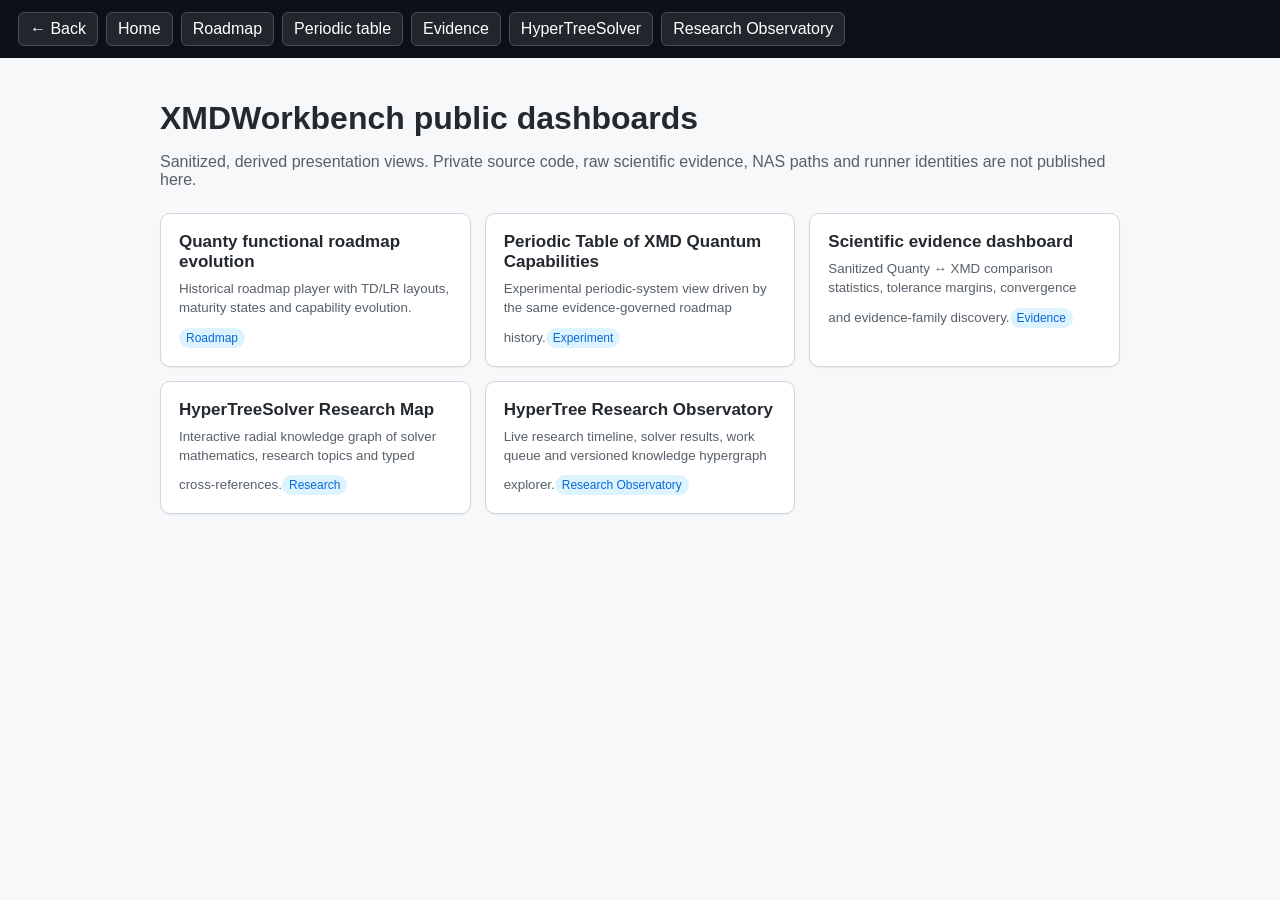
<file: index.html>
<!doctype html>
<html lang="en">
<head>
<meta charset="utf-8"><meta name="viewport" content="width=device-width,initial-scale=1">
<title>XMDWorkbench public dashboards</title>
<style>
*{box-sizing:border-box}body{font-family:Segoe UI,Arial,sans-serif;margin:0;background:#f6f8fa;color:#24292f}nav{display:flex;gap:8px;align-items:center;flex-wrap:wrap;padding:12px 18px;background:#0d1117}nav a,nav button{font:inherit;color:#fff;background:#21262d;border:1px solid #484f58;border-radius:6px;padding:7px 11px;text-decoration:none;cursor:pointer}nav a:hover,nav button:hover{background:#30363d}main{max-width:1000px;margin:42px auto;padding:0 20px}h1{margin-bottom:8px}.intro{color:#57606a;margin-bottom:24px}.cards{display:grid;grid-template-columns:repeat(auto-fit,minmax(260px,1fr));gap:14px}.card{display:block;background:#fff;border:1px solid #d0d7de;border-radius:10px;padding:18px;text-decoration:none;color:#24292f;box-shadow:0 1px 2px #0001}.card:hover{border-color:#8c959f;transform:translateY(-1px)}.card strong{display:block;font-size:17px;margin-bottom:7px}.card small{color:#57606a;line-height:1.45}.tag{display:inline-block;margin-top:10px;padding:3px 7px;border-radius:999px;background:#ddf4ff;color:#0969da;font-size:12px}
</style>
</head>
<body>
<nav aria-label="Dashboard navigation"><button type="button" id="back">← Back</button><a href="./">Home</a><a href="roadmap/">Roadmap</a><a href="roadmap/periodic.html">Periodic table</a><a href="evidence/">Evidence</a><a href="hypertreesolver/">HyperTreeSolver</a><a href="hypertreesolver/observatory/">Research Observatory</a></nav>
<main>
<h1>XMDWorkbench public dashboards</h1>
<p class="intro">Sanitized, derived presentation views. Private source code, raw scientific evidence, NAS paths and runner identities are not published here.</p>
<div class="cards">
<a class="card" href="roadmap/"><strong>Quanty functional roadmap evolution</strong><small>Historical roadmap player with TD/LR layouts, maturity states and capability evolution.</small><span class="tag">Roadmap</span></a>
<a class="card" href="roadmap/periodic.html"><strong>Periodic Table of XMD Quantum Capabilities</strong><small>Experimental periodic-system view driven by the same evidence-governed roadmap history.</small><span class="tag">Experiment</span></a>
<a class="card" href="evidence/"><strong>Scientific evidence dashboard</strong><small>Sanitized Quanty ↔ XMD comparison statistics, tolerance margins, convergence and evidence-family discovery.</small><span class="tag">Evidence</span></a>
<a class="card" href="hypertreesolver/"><strong>HyperTreeSolver Research Map</strong><small>Interactive radial knowledge graph of solver mathematics, research topics and typed cross-references.</small><span class="tag">Research</span></a>
<a class="card" href="hypertreesolver/observatory/"><strong>HyperTree Research Observatory</strong><small>Live research timeline, solver results, work queue and versioned knowledge hypergraph explorer.</small><span class="tag">Research Observatory</span></a>
</div>
</main>
<script>document.getElementById('back').addEventListener('click',()=>{if(history.length>1)history.back();else location.href='./'});</script>
</body></html>
</file>
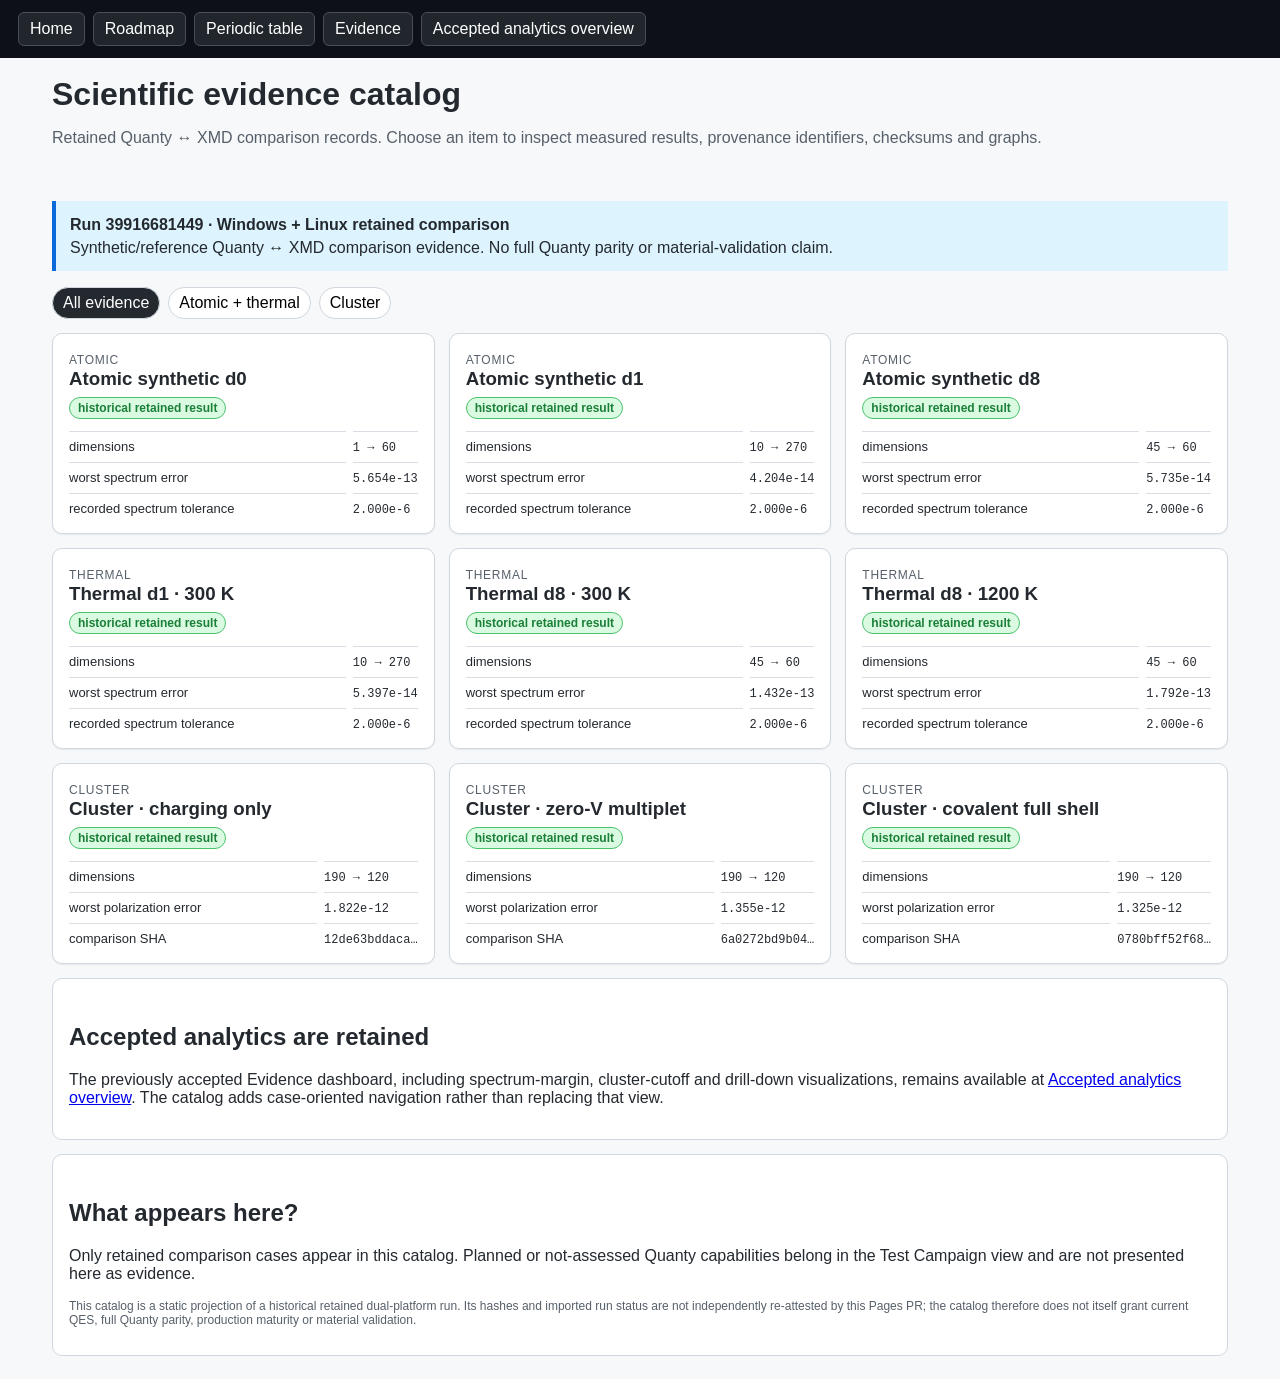
<file: evidence/index.html>
<!doctype html>
<html lang="en">
<head>
<meta charset="utf-8"><meta name="viewport" content="width=device-width,initial-scale=1">
<title>XMDWorkbench evidence catalog</title>
<link rel="stylesheet" href="catalog.css">
</head>
<body>
<nav aria-label="Site navigation"><a href="../">Home</a><a href="../roadmap/">Roadmap</a><a href="../roadmap/periodic.html">Periodic table</a><a href="./">Evidence</a><a href="overview.html">Accepted analytics overview</a></nav>
<header>
<h1>Scientific evidence catalog</h1>
<p class="muted">Retained Quanty ↔ XMD comparison records. Choose an item to inspect measured results, provenance identifiers, checksums and graphs.</p>
</header>
<main>
<div class="notice"><strong id="run">Loading retained run…</strong><br><span id="scope"></span></div>
<div class="filters" aria-label="Filter evidence family"><button class="active" data-filter="all">All evidence</button><button data-filter="atomic">Atomic + thermal</button><button data-filter="cluster">Cluster</button></div>
<section id="catalog" class="catalog" aria-live="polite"><div class="empty">Loading evidence catalog…</div></section>
<section class="panel">
<h2>Accepted analytics are retained</h2>
<p>The previously accepted Evidence dashboard, including spectrum-margin, cluster-cutoff and drill-down visualizations, remains available at <a href="overview.html">Accepted analytics overview</a>. The catalog adds case-oriented navigation rather than replacing that view.</p>
</section>
<section class="panel">
<h2>What appears here?</h2>
<p>Only retained comparison cases appear in this catalog. Planned or not-assessed Quanty capabilities belong in the Test Campaign view and are not presented here as evidence.</p>
<p class="scope">This catalog is a static projection of a historical retained dual-platform run. Its hashes and imported run status are not independently re-attested by this Pages PR; the catalog therefore does not itself grant current QES, full Quanty parity, production maturity or material validation.</p>
</section>
</main>
<script src="catalog.js"></script>
</body>
</html>
</file>
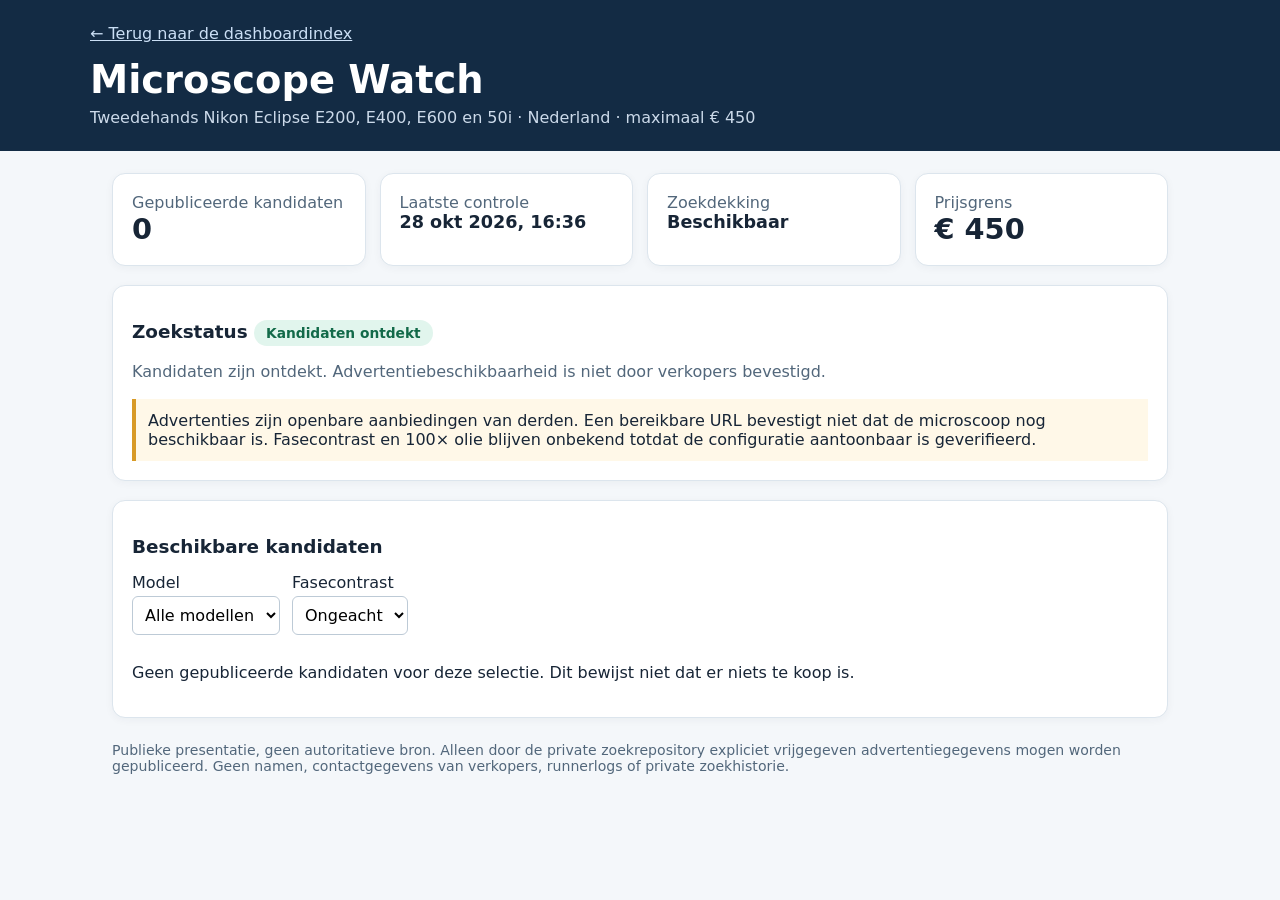
<file: microscope-watch/index.html>
<!doctype html>
<html lang="nl">
<head><meta charset="utf-8"><meta name="viewport" content="width=device-width,initial-scale=1">
<title>Microscope Watch · Nikon Eclipse</title>
<style>
:root{color-scheme:light;font-family:system-ui,-apple-system,Segoe UI,sans-serif;color:#172536;background:#f4f7fa}*{box-sizing:border-box}body{margin:0}header{background:#132b44;color:white;padding:24px max(24px,calc((100vw - 1100px)/2))}header a{color:#cbdff5}header h1{margin:14px 0 6px;font-size:clamp(1.7rem,3vw,2.5rem)}header p{color:#ccdaea;margin:0}.wrap{max-width:1100px;margin:0 auto;padding:22px}.metrics{display:grid;grid-template-columns:repeat(auto-fit,minmax(180px,1fr));gap:14px}.metric,.panel,.listing{background:white;border:1px solid #dce5ed;border-radius:13px;padding:19px;box-shadow:0 2px 9px #132b440b}.metric strong{font-size:1.8rem;display:block}.label,.subtle{color:#52677b}.panel{margin-top:19px}.status{display:inline-block;background:#edf3f7;color:#304e65;border-radius:20px;padding:5px 12px;font-weight:600;font-size:.86rem}.status.ok{background:#e1f5ed;color:#126a49}.status.warn{background:#fff2d7;color:#805400}.filters{display:flex;gap:12px;flex-wrap:wrap;margin-top:16px}label{display:grid;gap:4px}select{font:inherit;border:1px solid #bdcad6;border-radius:6px;padding:8px;background:white}.listings{display:grid;gap:12px;margin-top:12px}.listing h3{margin:0 0 6px}.listing a{color:#075bab}.kv{display:grid;grid-template-columns:repeat(auto-fit,minmax(150px,1fr));gap:10px;margin:12px 0}.kv span{color:#52677b;display:block;font-size:.8rem}.notice{border-left:4px solid #d89a26;padding:12px;background:#fff8e8;margin-top:18px}footer{color:#52677b;margin:24px 0;font-size:.88rem}a:focus-visible,select:focus-visible{outline:3px solid #1676cb}h2{font-size:1.15rem}
</style></head>
<body>
<header><a href="../">← Terug naar de dashboardindex</a><h1>Microscope Watch</h1><p>Tweedehands Nikon Eclipse E200, E400, E600 en 50i · Nederland · maximaal € 450</p></header>
<main class="wrap">
<section class="metrics" aria-label="Overzicht">
<div class="metric"><span class="label">Gepubliceerde kandidaten</span><strong id="count">—</strong></div>
<div class="metric"><span class="label">Laatste controle</span><strong id="checked" style="font-size:1.1rem">—</strong></div>
<div class="metric"><span class="label">Zoekdekking</span><strong id="coverage" style="font-size:1.1rem">—</strong></div>
<div class="metric"><span class="label">Prijsgrens</span><strong>€ 450</strong></div>
</section>
<section class="panel"><h2>Zoekstatus <span id="health" class="status">Laden</span></h2><p id="message" class="subtle">De gepubliceerde brongegevens worden geladen.</p><div class="notice">Advertenties zijn openbare aanbiedingen van derden. Een bereikbare URL bevestigt niet dat de microscoop nog beschikbaar is. Fasecontrast en 100× olie blijven onbekend totdat de configuratie aantoonbaar is geverifieerd.</div></section>
<section class="panel"><h2>Beschikbare kandidaten</h2>
<div class="filters"><label>Model<select id="model"><option value="all">Alle modellen</option><option>E200</option><option>E400</option><option>E600</option><option>50i</option></select></label><label>Fasecontrast<select id="phase"><option value="all">Ongeacht</option><option value="yes">Genoemd</option></select></label></div>
<div id="list" class="listings" aria-live="polite"><p>Resultaten laden...</p></div></section>
<footer>Publieke presentatie, geen autoritatieve bron. Alleen door de private zoekrepository expliciet vrijgegeven advertentiegegevens mogen worden gepubliceerd. Geen namen, contactgegevens van verkopers, runnerlogs of private zoekhistorie.</footer>
</main>
<script>
"use strict";
let data={listings:[]};
const byId=id=>document.getElementById(id);
const text=(tag,value)=>{const e=document.createElement(tag);e.textContent=value;return e};
const info=(parent,label,value)=>{const d=document.createElement('div');d.append(text('span',label),text('strong',String(value??'Onbekend')));parent.append(d)};
function render(){
 const model=byId('model').value,phase=byId('phase').value;
 const rows=(Array.isArray(data.listings)?data.listings:[]).filter(x=>(model==='all'||x.model?.includes(model))&&(phase==='all'||x.phase_contrast==='mentioned_unverified'));
 byId('count').textContent=String(rows.length);
 const host=byId('list');host.replaceChildren();
 if(!rows.length){host.append(text('p','Geen gepubliceerde kandidaten voor deze selectie. Dit bewijst niet dat er niets te koop is.'));return;}
 for(const item of rows){
  const card=document.createElement('article');card.className='listing';
  card.append(text('h3',item.model||'Nikon Eclipse'));
  const kv=document.createElement('div');kv.className='kv';
  info(kv,'Vraagprijs',Number.isFinite(item.price_eur)?'€ '+item.price_eur:'Onbekend');
  info(kv,'Plaats',item.location);info(kv,'Fasecontrast',item.phase_contrast==='mentioned_unverified'?'Genoemd, niet bevestigd':'Onbekend');
  info(kv,'100× olie',item.oil_100x==='mentioned_unverified'?'Genoemd, niet bevestigd':'Onbekend');
  info(kv,'Verkoperbevestiging','Niet bevestigd');card.append(kv);
  try{const url=new URL(item.url);if(url.protocol==='https:'){const a=document.createElement('a');a.href=url.href;a.target='_blank';a.rel='noopener noreferrer';a.textContent='Bekijk oorspronkelijke advertentie';card.append(a)}}catch{}
  host.append(card);
 }
}
fetch('./data.json',{cache:'no-store'}).then(r=>{if(!r.ok)throw Error('HTTP '+r.status);return r.json()}).then(d=>{
 data=d;
 byId('checked').textContent=d.checked_at?new Intl.DateTimeFormat('nl-NL',{day:'numeric',month:'short',year:'numeric',hour:'2-digit',minute:'2-digit',timeZone:'Europe/Amsterdam'}).format(new Date(d.checked_at)):'Niet gepubliceerd';
 byId('coverage').textContent=d.discovery_status==='healthy'?'Beschikbaar':d.discovery_status==='degraded'?'Beperkt':'Niet aangetoond';
 byId('health').textContent=d.discovery_status==='healthy'?'Kandidaten ontdekt':d.discovery_status==='degraded'?'Bronnen beperkt bruikbaar':'Geen gecontroleerde zoekdekking';
 byId('health').className='status '+(d.discovery_status==='healthy'?'ok':'warn');
 byId('message').textContent=d.message||'Nog geen geverifieerde gegevens gepubliceerd.';
 render();
}).catch(e=>{byId('health').textContent='Publicatiefout';byId('health').className='status warn';byId('coverage').textContent='Onbekend';byId('message').textContent='Dashboardgegevens konden niet geladen worden ('+e.message+').';byId('list').replaceChildren(text('p','Geen betrouwbare gegevens beschikbaar.'))});
byId('model').addEventListener('change',render);byId('phase').addEventListener('change',render);
</script></body></html>
</file>
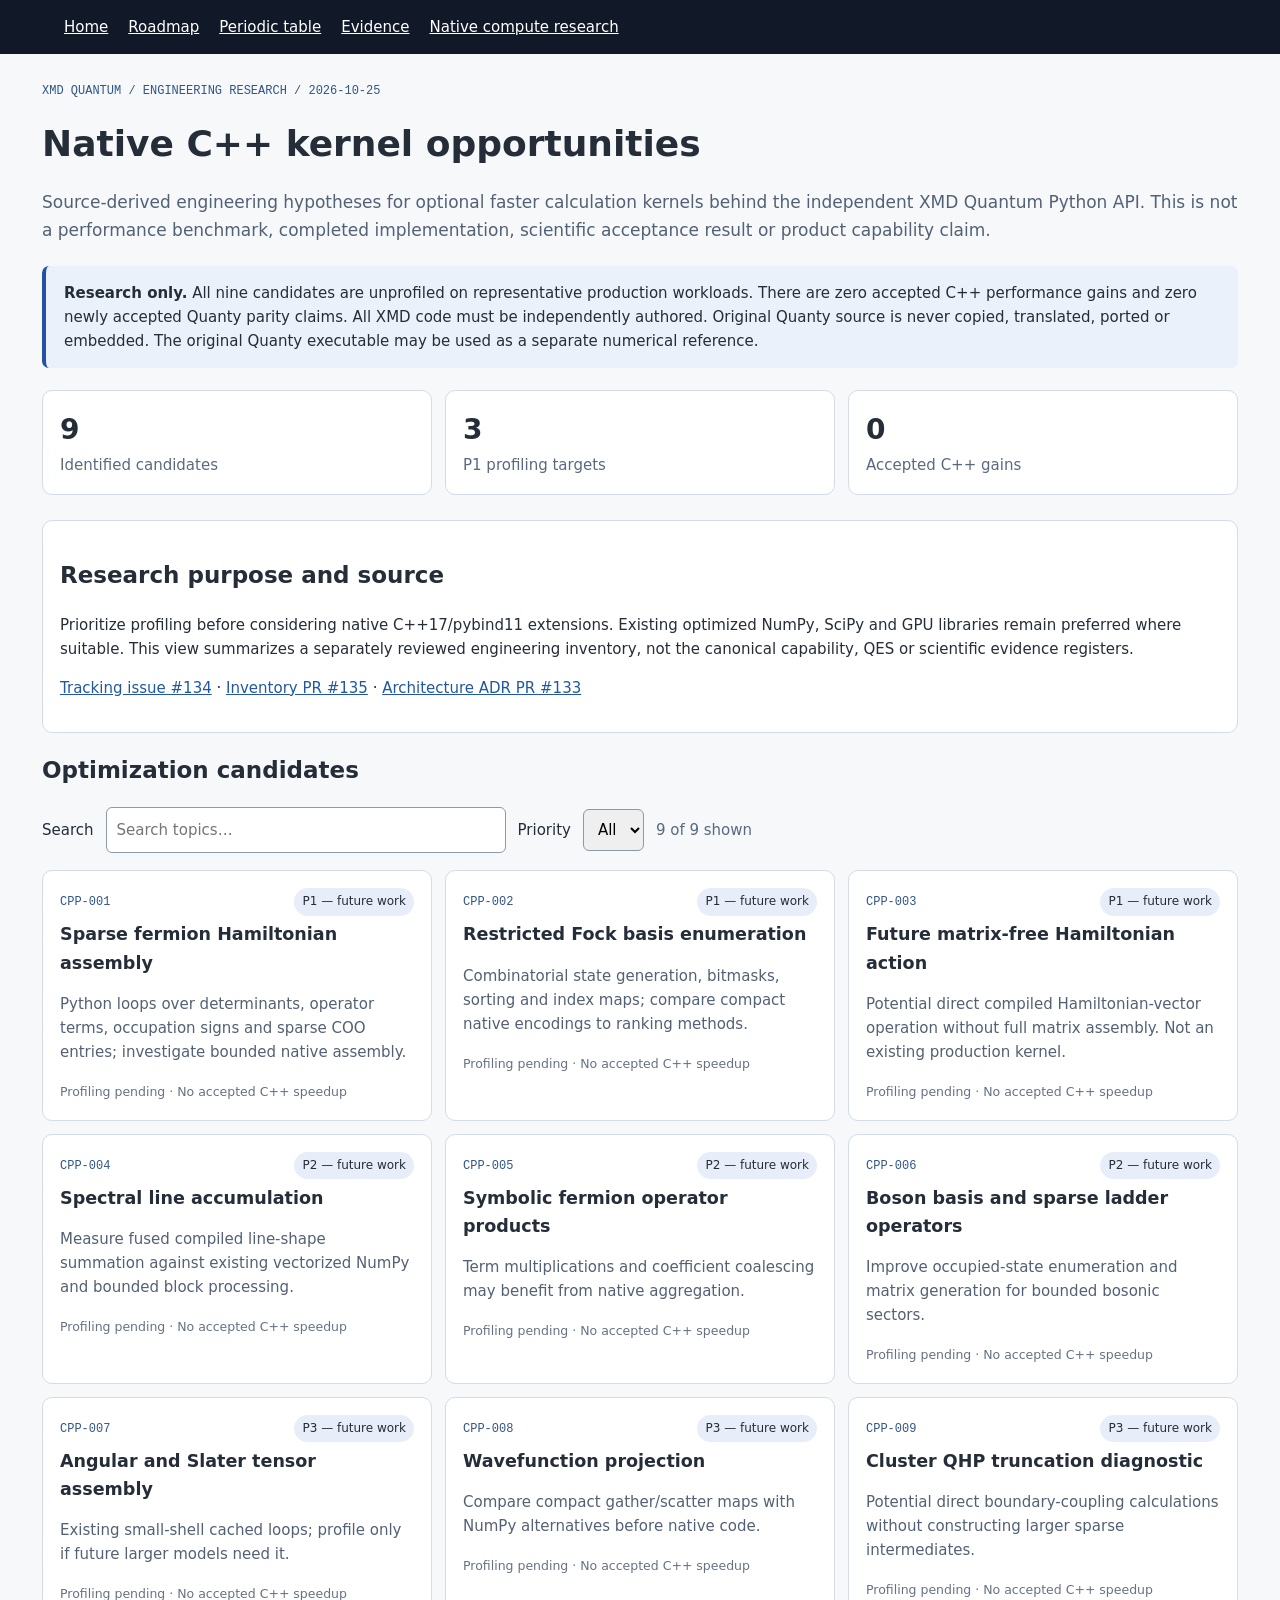
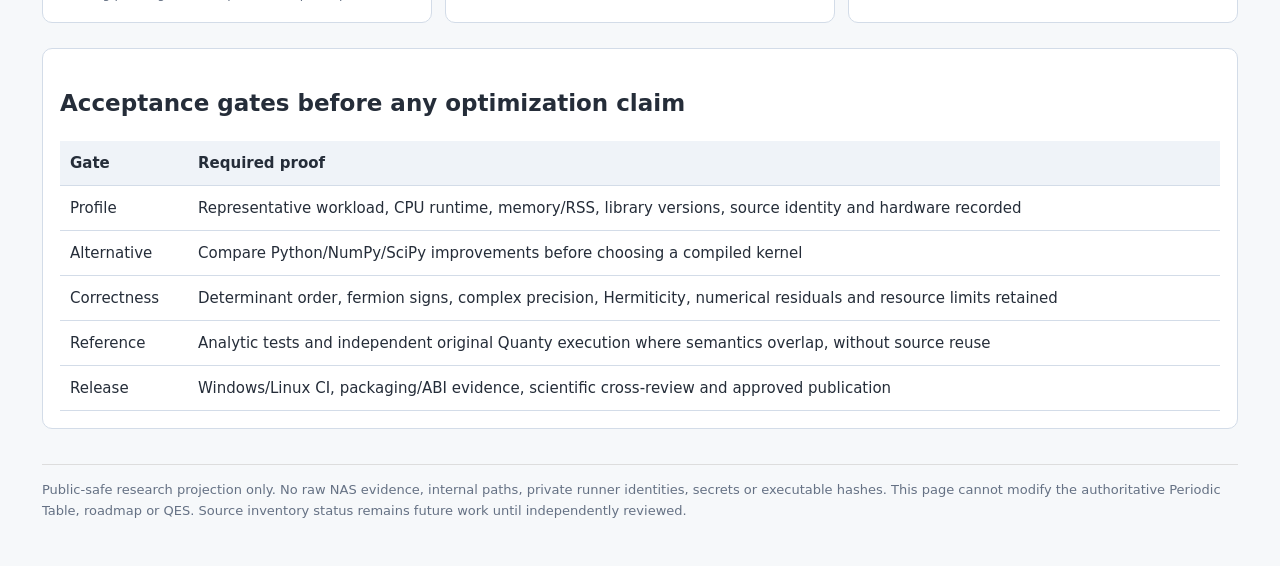
<file: performance/index.html>
<!doctype html><html lang="en"><head><meta charset="utf-8"><meta name="viewport" content="width=device-width,initial-scale=1"><meta name="referrer" content="no-referrer"><title>XMD Quantum · Native compute research</title><style>*{box-sizing:border-box}body{font:15px/1.6 system-ui,Segoe UI,sans-serif;margin:0;background:#f6f8fa;color:#252d39}nav{background:#111827;padding:15px 5%;display:flex;flex-wrap:wrap;gap:20px}nav a{color:#fff}main{max-width:1240px;margin:30px auto;padding:0 22px}h1{font-size:36px;line-height:1.2}h2{font-size:23px}a{color:#2158a3}.lead{color:#536174;font-size:17px}.note{border-left:4px solid #2451a2;background:#eaf1fa;padding:15px 18px;border-radius:7px;margin:22px 0}.stats,.cards{display:grid;grid-template-columns:repeat(3,minmax(0,1fr));gap:13px}.stat,.card,section.panel{padding:17px;background:white;border:1px solid #d3dce8;border-radius:10px}.stat strong{font-size:28px;display:block}.stat span,.muted{color:#596a80}.card h3{margin:8px 0}.card p{color:#536174}.key{font:12px monospace;color:#315587}.pill{background:#e8eef9;padding:4px 8px;border-radius:20px;font-size:12px;float:right}.card small{color:#657184}input,select{border:1px solid #8a9aad;padding:10px;border-radius:6px;font:inherit}input{width:min(400px,100%)}.controls{display:flex;align-items:center;gap:12px;flex-wrap:wrap;margin:17px 0}.hidden{display:none}section.panel{margin-top:25px}table{border-collapse:collapse;width:100%}th,td{border-bottom:1px solid #d3dce8;text-align:left;padding:10px}th{background:#eff3f8}footer{color:#657184;margin-top:35px;padding:15px 0;border-top:1px solid #ddd;font-size:13px}@media(max-width:900px){.stats,.cards{grid-template-columns:repeat(2,minmax(0,1fr))}}@media(max-width:560px){.stats,.cards{grid-template-columns:1fr}h1{font-size:28px}}</style></head><body>
<nav aria-label="Dashboard navigation"><a href="../">Home</a><a href="../roadmap/">Roadmap</a><a href="../roadmap/periodic.html">Periodic table</a><a href="../evidence/">Evidence</a><a href="./" aria-current="page">Native compute research</a></nav>
<main><p class="key">XMD QUANTUM / ENGINEERING RESEARCH / 2026-10-25</p><h1>Native C++ kernel opportunities</h1>
<p class="lead">Source-derived engineering hypotheses for optional faster calculation kernels behind the independent XMD Quantum Python API. This is not a performance benchmark, completed implementation, scientific acceptance result or product capability claim.</p>
<div class="note"><strong>Research only.</strong> All nine candidates are unprofiled on representative production workloads. There are zero accepted C++ performance gains and zero newly accepted Quanty parity claims. All XMD code must be independently authored. Original Quanty source is never copied, translated, ported or embedded. The original Quanty executable may be used as a separate numerical reference.</div>
<div class="stats"><div class="stat"><strong>9</strong><span>Identified candidates</span></div><div class="stat"><strong>3</strong><span>P1 profiling targets</span></div><div class="stat"><strong>0</strong><span>Accepted C++ gains</span></div></div>
<section class="panel"><h2>Research purpose and source</h2><p>Prioritize profiling before considering native C++17/pybind11 extensions. Existing optimized NumPy, SciPy and GPU libraries remain preferred where suitable. This view summarizes a separately reviewed engineering inventory, not the canonical capability, QES or scientific evidence registers.</p>
<p><a href="https://github.com/TuinvosLabs/XMDWorkbench/issues/134" rel="noopener noreferrer">Tracking issue #134</a> · <a href="https://github.com/TuinvosLabs/XMDWorkbench/pull/135" rel="noopener noreferrer">Inventory PR #135</a> · <a href="https://github.com/TuinvosLabs/XMDWorkbench/pull/133" rel="noopener noreferrer">Architecture ADR PR #133</a></p></section>
<h2>Optimization candidates</h2><div class="controls"><label for="search">Search</label><input id="search" type="search" placeholder="Search topics…" aria-label="Search optimization candidates"><label for="priority">Priority</label><select id="priority"><option value="all">All</option><option>P1</option><option>P2</option><option>P3</option></select><span class="muted" id="count" aria-live="polite">9 of 9 shown</span></div>
<div class="cards" id="cards"><article class="card" data-priority="P1"><span class="key">CPP-001</span><span class="pill">P1 — future work</span><h3>Sparse fermion Hamiltonian assembly</h3><p>Python loops over determinants, operator terms, occupation signs and sparse COO entries; investigate bounded native assembly.</p><small>Profiling pending · No accepted C++ speedup</small></article>
<article class="card" data-priority="P1"><span class="key">CPP-002</span><span class="pill">P1 — future work</span><h3>Restricted Fock basis enumeration</h3><p>Combinatorial state generation, bitmasks, sorting and index maps; compare compact native encodings to ranking methods.</p><small>Profiling pending · No accepted C++ speedup</small></article>
<article class="card" data-priority="P1"><span class="key">CPP-003</span><span class="pill">P1 — future work</span><h3>Future matrix-free Hamiltonian action</h3><p>Potential direct compiled Hamiltonian-vector operation without full matrix assembly. Not an existing production kernel.</p><small>Profiling pending · No accepted C++ speedup</small></article>
<article class="card" data-priority="P2"><span class="key">CPP-004</span><span class="pill">P2 — future work</span><h3>Spectral line accumulation</h3><p>Measure fused compiled line-shape summation against existing vectorized NumPy and bounded block processing.</p><small>Profiling pending · No accepted C++ speedup</small></article>
<article class="card" data-priority="P2"><span class="key">CPP-005</span><span class="pill">P2 — future work</span><h3>Symbolic fermion operator products</h3><p>Term multiplications and coefficient coalescing may benefit from native aggregation.</p><small>Profiling pending · No accepted C++ speedup</small></article>
<article class="card" data-priority="P2"><span class="key">CPP-006</span><span class="pill">P2 — future work</span><h3>Boson basis and sparse ladder operators</h3><p>Improve occupied-state enumeration and matrix generation for bounded bosonic sectors.</p><small>Profiling pending · No accepted C++ speedup</small></article>
<article class="card" data-priority="P3"><span class="key">CPP-007</span><span class="pill">P3 — future work</span><h3>Angular and Slater tensor assembly</h3><p>Existing small-shell cached loops; profile only if future larger models need it.</p><small>Profiling pending · No accepted C++ speedup</small></article>
<article class="card" data-priority="P3"><span class="key">CPP-008</span><span class="pill">P3 — future work</span><h3>Wavefunction projection</h3><p>Compare compact gather/scatter maps with NumPy alternatives before native code.</p><small>Profiling pending · No accepted C++ speedup</small></article>
<article class="card" data-priority="P3"><span class="key">CPP-009</span><span class="pill">P3 — future work</span><h3>Cluster QHP truncation diagnostic</h3><p>Potential direct boundary-coupling calculations without constructing larger sparse intermediates.</p><small>Profiling pending · No accepted C++ speedup</small></article></div><p id="empty" class="hidden">No candidates found.</p>
<section class="panel"><h2>Acceptance gates before any optimization claim</h2><table><thead><tr><th>Gate</th><th>Required proof</th></tr></thead><tbody>
<tr><td>Profile</td><td>Representative workload, CPU runtime, memory/RSS, library versions, source identity and hardware recorded</td></tr>
<tr><td>Alternative</td><td>Compare Python/NumPy/SciPy improvements before choosing a compiled kernel</td></tr>
<tr><td>Correctness</td><td>Determinant order, fermion signs, complex precision, Hermiticity, numerical residuals and resource limits retained</td></tr>
<tr><td>Reference</td><td>Analytic tests and independent original Quanty execution where semantics overlap, without source reuse</td></tr>
<tr><td>Release</td><td>Windows/Linux CI, packaging/ABI evidence, scientific cross-review and approved publication</td></tr></tbody></table></section>
<footer>Public-safe research projection only. No raw NAS evidence, internal paths, private runner identities, secrets or executable hashes. This page cannot modify the authoritative Periodic Table, roadmap or QES. Source inventory status remains future work until independently reviewed.</footer></main>
<script>(function(){"use strict";const q=document.getElementById("search"),p=document.getElementById("priority"),cards=[...document.querySelectorAll(".card")],count=document.getElementById("count"),empty=document.getElementById("empty");function apply(){let n=0;for(const c of cards){const ok=(p.value==="all"||p.value===c.dataset.priority)&&c.textContent.toLowerCase().includes(q.value.toLowerCase().trim());c.classList.toggle("hidden",!ok);if(ok)n++}count.textContent=n+" of "+cards.length+" shown";empty.classList.toggle("hidden",n!==0)}q.addEventListener("input",apply);p.addEventListener("change",apply);apply()})()</script></body></html>
</file>
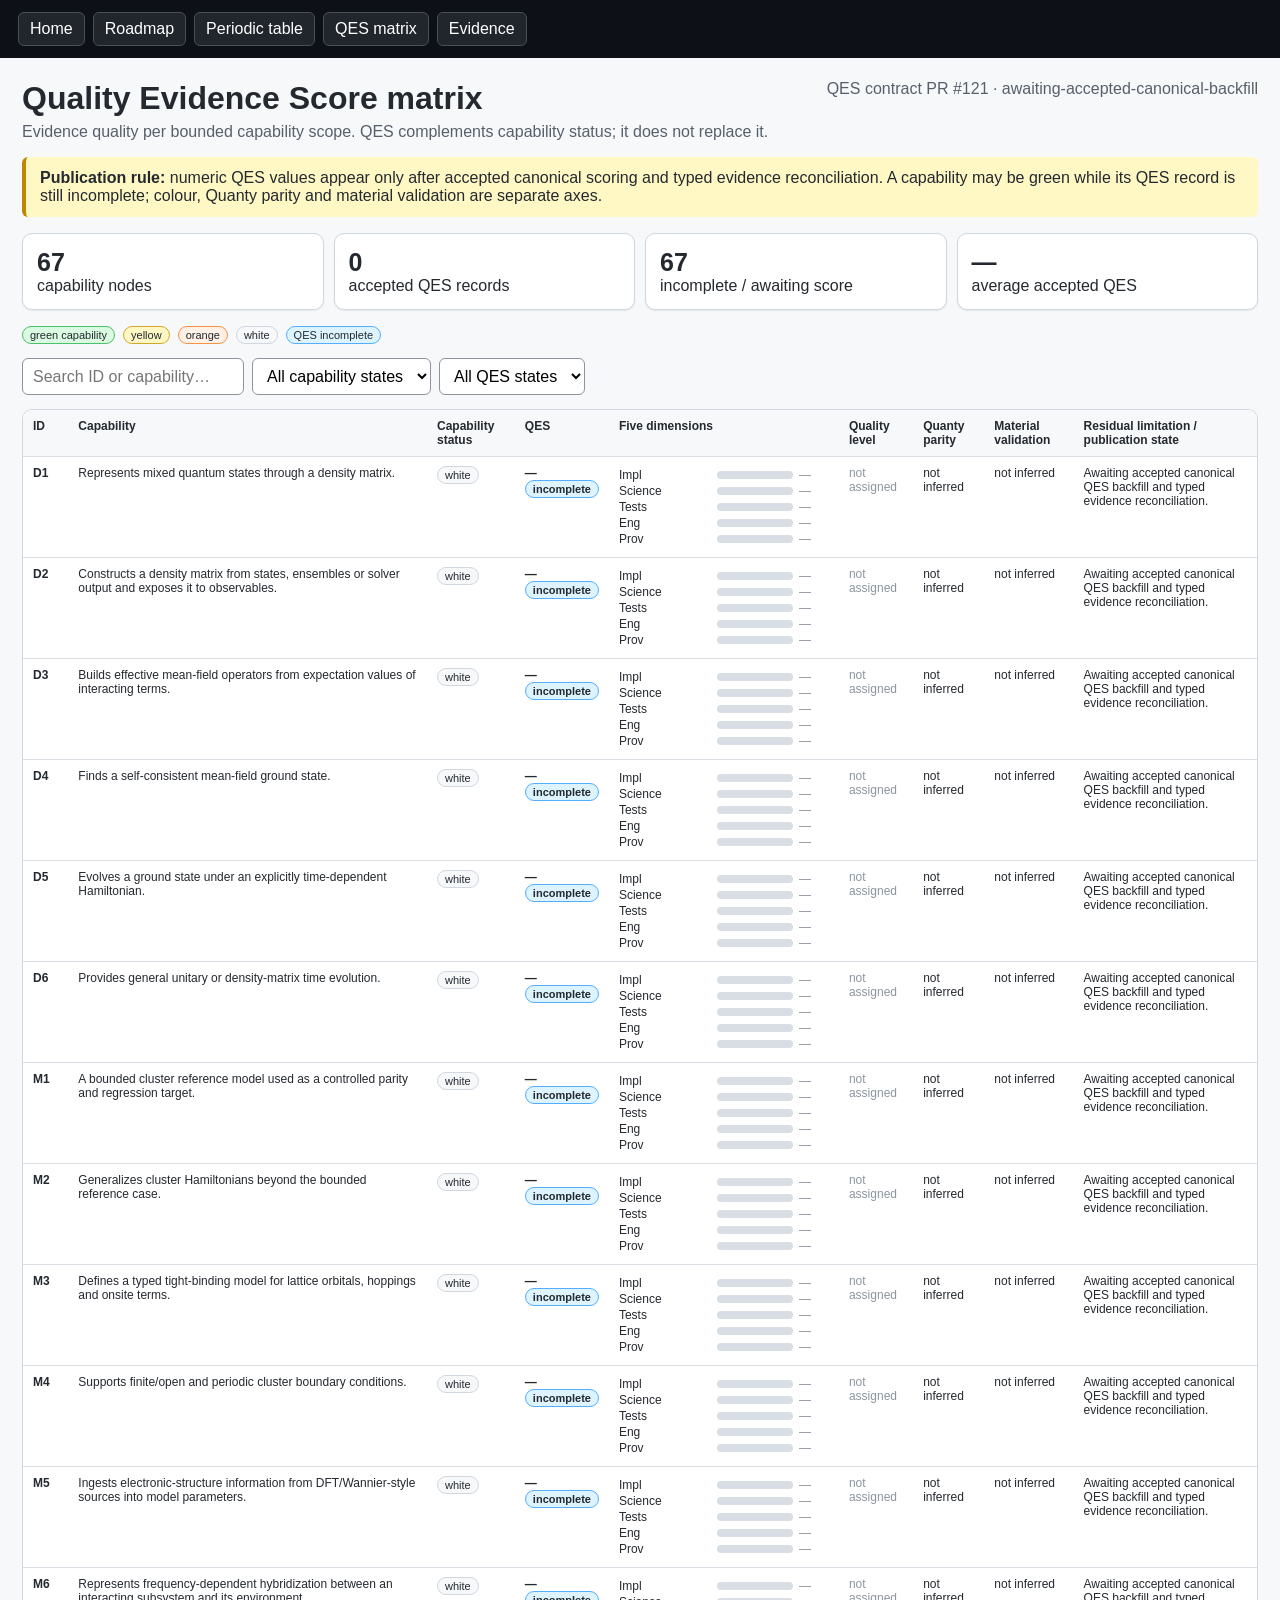
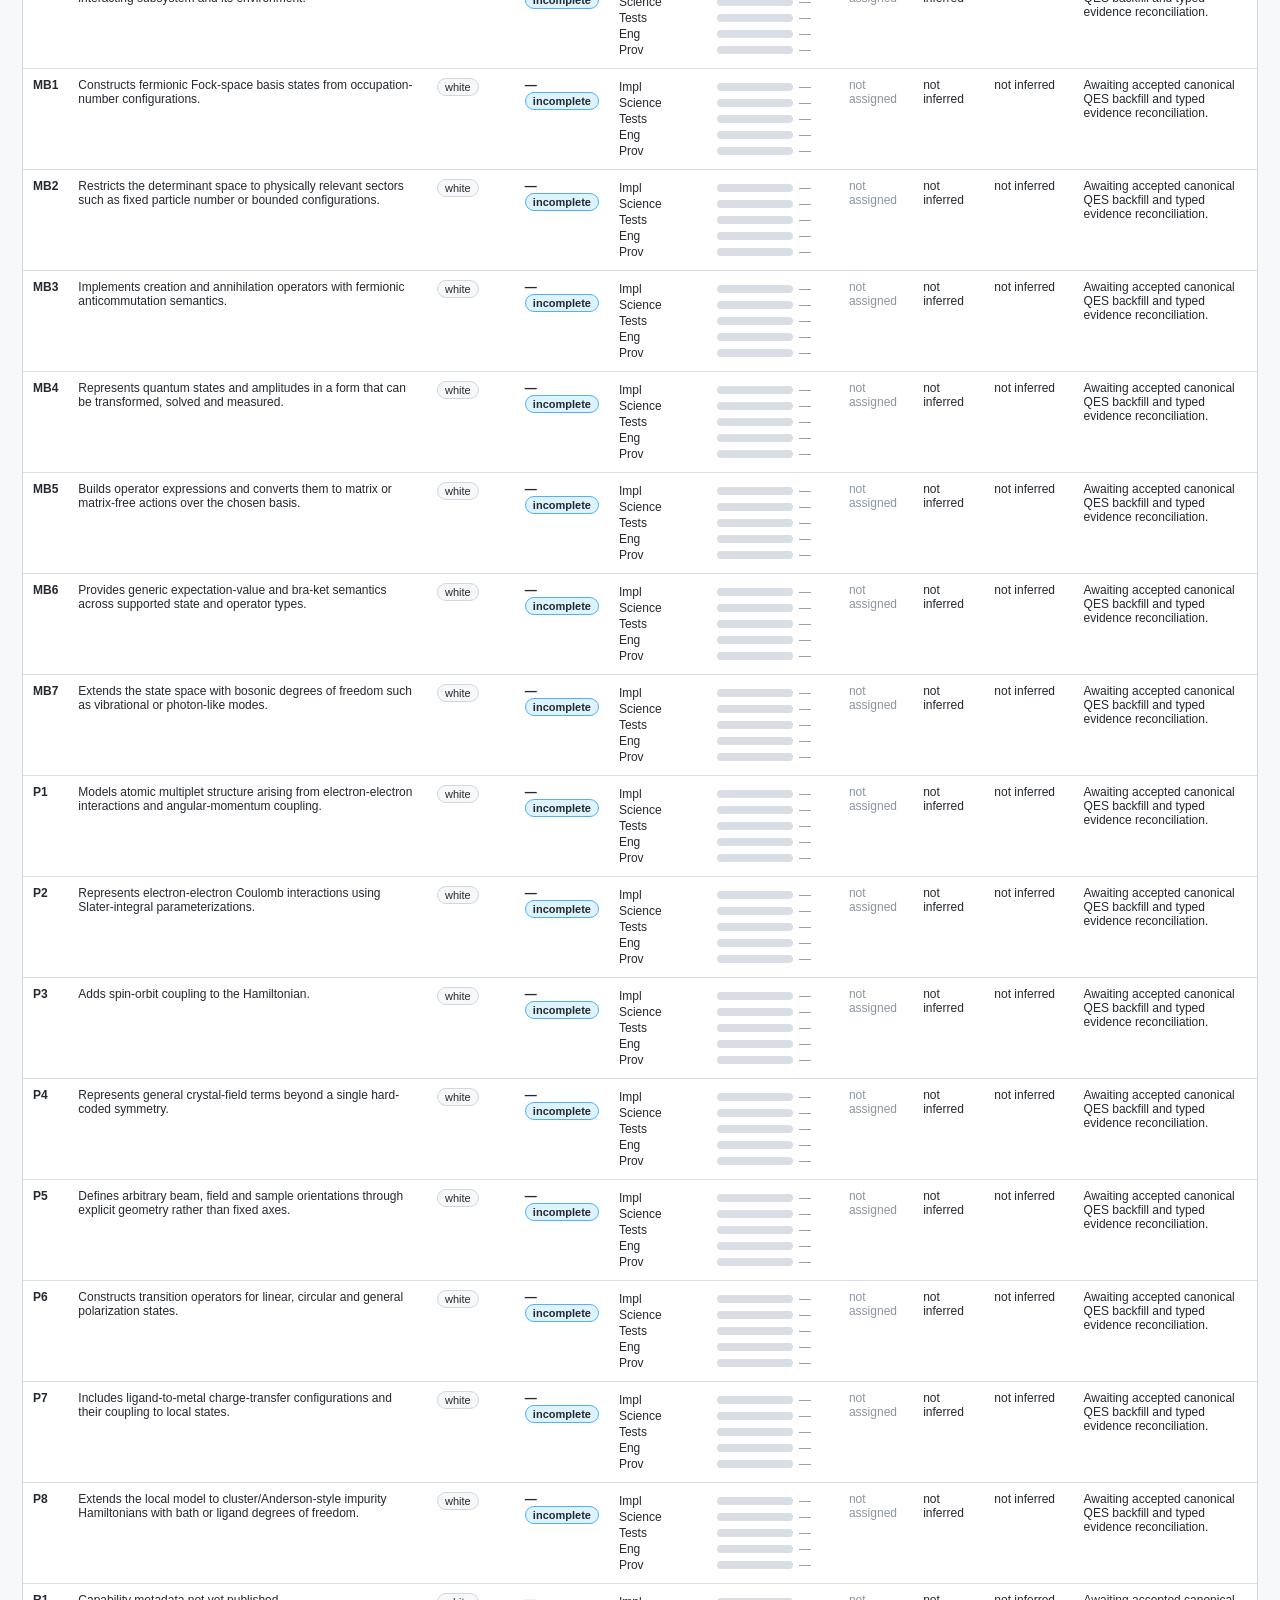
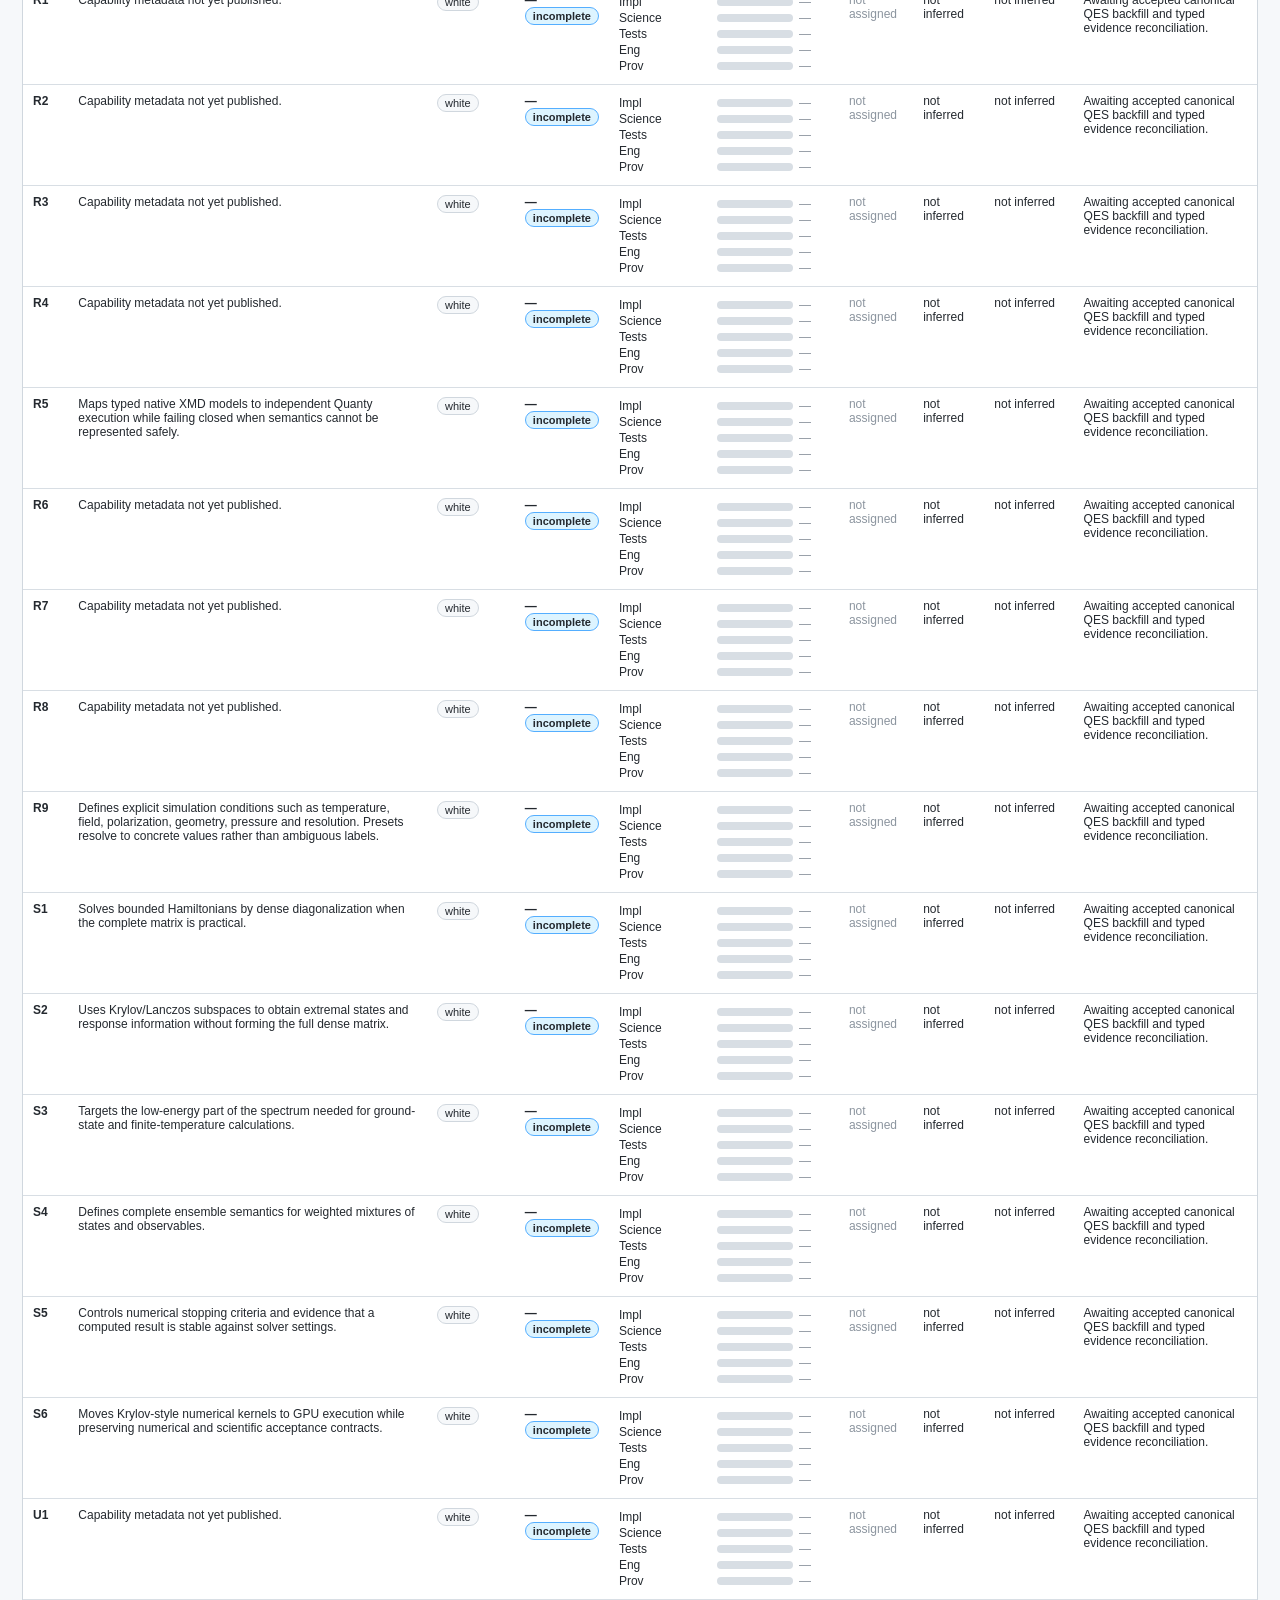
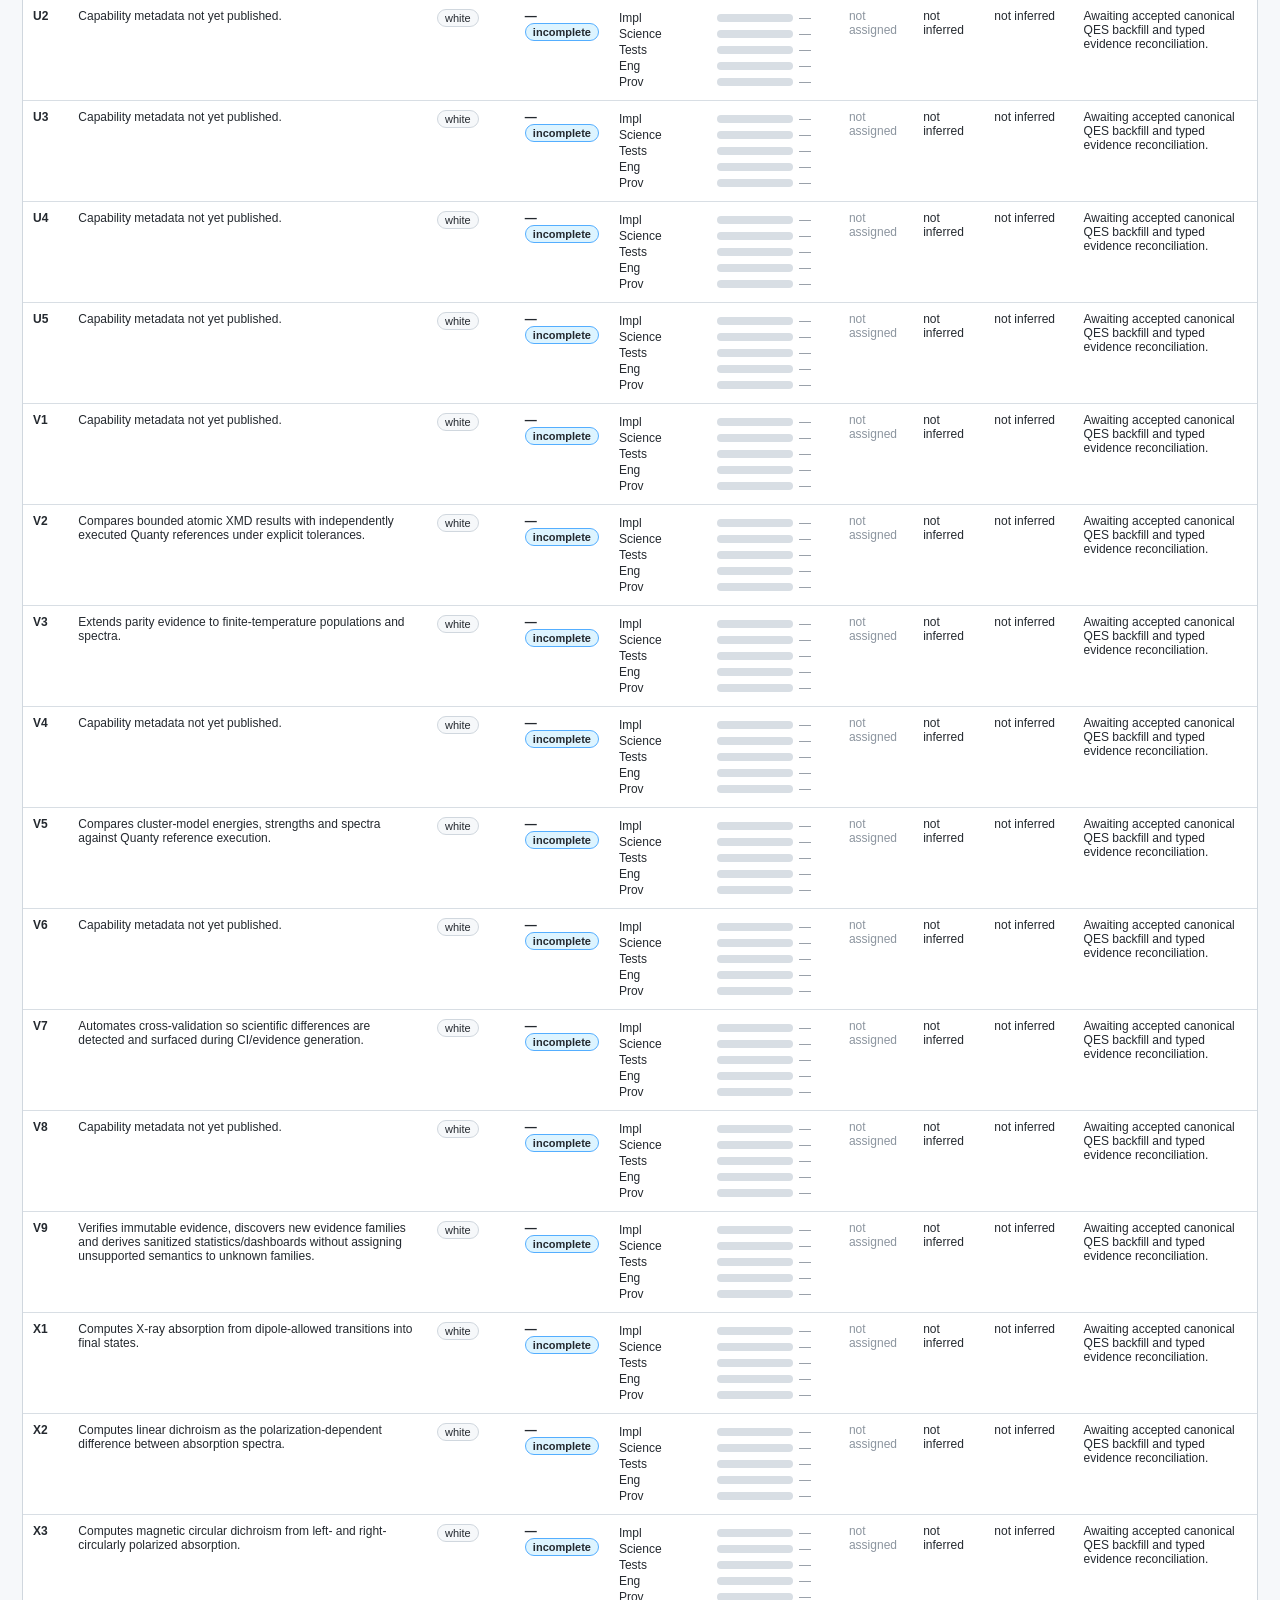
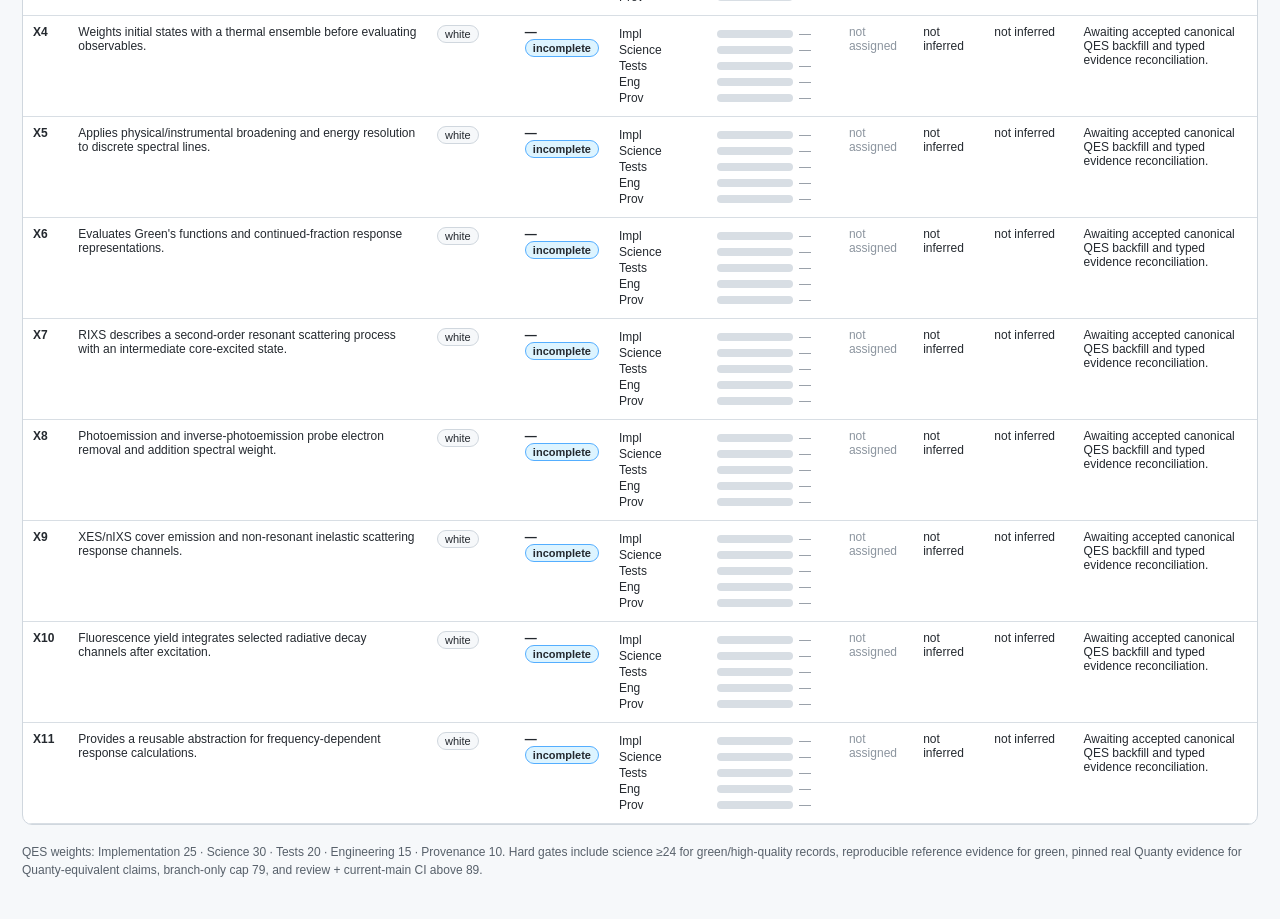
<file: qes/index.html>
<!doctype html>
<html lang="en">
<head>
<meta charset="utf-8"><meta name="viewport" content="width=device-width,initial-scale=1">
<title>XMDWorkbench QES matrix</title>
<style>
*{box-sizing:border-box}body{margin:0;font-family:Segoe UI,Arial,sans-serif;background:#f6f8fa;color:#24292f}nav{display:flex;gap:8px;flex-wrap:wrap;padding:12px 18px;background:#0d1117}nav a{color:#fff;background:#21262d;border:1px solid #484f58;border-radius:6px;padding:7px 11px;text-decoration:none}main{max-width:1500px;margin:auto;padding:22px}.hero{display:flex;justify-content:space-between;gap:18px;align-items:flex-start;flex-wrap:wrap}.hero h1{margin:0 0 6px}.muted{color:#57606a}.notice{margin:16px 0;padding:12px 14px;border-left:4px solid #bf8700;background:#fff8c5;border-radius:6px}.kpis{display:grid;grid-template-columns:repeat(auto-fit,minmax(180px,1fr));gap:10px;margin:16px 0}.kpi{background:#fff;border:1px solid #d0d7de;border-radius:10px;padding:14px;box-shadow:0 1px 2px #0001}.kpi strong{display:block;font-size:25px}.toolbar{display:flex;gap:8px;flex-wrap:wrap;margin:14px 0}.toolbar input,.toolbar select{font:inherit;padding:8px 10px;border:1px solid #8c959f;border-radius:6px;background:#fff}.tablewrap{overflow:auto;background:#fff;border:1px solid #d0d7de;border-radius:10px}table{width:100%;border-collapse:collapse;min-width:1180px}th,td{padding:9px 10px;border-bottom:1px solid #d8dee4;text-align:left;font-size:12px;vertical-align:top}th{position:sticky;top:0;background:#f6f8fa;z-index:1;cursor:pointer}.id{font-weight:700}.badge{display:inline-block;border-radius:999px;padding:2px 7px;font-size:11px;border:1px solid #d0d7de}.green{background:#dafbe1;border-color:#4ac26b}.yellow{background:#fff8c5;border-color:#d4a72c}.orange{background:#fff1e5;border-color:#fb8f44}.white{background:#f6f8fa}.incomplete{background:#ddf4ff;border-color:#54aeff}.score{font-weight:700;font-variant-numeric:tabular-nums}.heat{height:8px;border-radius:8px;background:#d8dee4;overflow:hidden;min-width:76px}.heat span{display:block;height:100%;background:#57606a}.mini{display:grid;grid-template-columns:92px 1fr 30px;align-items:center;gap:6px;margin:2px 0}.legend{display:flex;gap:8px;flex-wrap:wrap;margin:12px 0}.empty{color:#8c959f}.foot{margin:18px 0;color:#57606a;font-size:12px;line-height:1.5}
</style>
</head>
<body>
<nav><a href="../">Home</a><a href="../roadmap/">Roadmap</a><a href="../roadmap/periodic.html">Periodic table</a><a href="./">QES matrix</a><a href="../evidence/">Evidence</a></nav>
<main>
<div class="hero"><div><h1>Quality Evidence Score matrix</h1><div class="muted">Evidence quality per bounded capability scope. QES complements capability status; it does not replace it.</div></div><div class="muted" id="frame"></div></div>
<div class="notice"><strong>Publication rule:</strong> numeric QES values appear only after accepted canonical scoring and typed evidence reconciliation. A capability may be green while its QES record is still incomplete; colour, Quanty parity and material validation are separate axes.</div>
<section class="kpis"><div class="kpi"><strong id="total">—</strong><span>capability nodes</span></div><div class="kpi"><strong id="scored">—</strong><span>accepted QES records</span></div><div class="kpi"><strong id="pending">—</strong><span>incomplete / awaiting score</span></div><div class="kpi"><strong id="avg">—</strong><span>average accepted QES</span></div></section>
<div class="legend"><span class="badge green">green capability</span><span class="badge yellow">yellow</span><span class="badge orange">orange</span><span class="badge white">white</span><span class="badge incomplete">QES incomplete</span></div>
<div class="toolbar"><input id="search" placeholder="Search ID or capability…"><select id="status"><option value="">All capability states</option><option>green</option><option>yellow</option><option>orange</option><option>white</option></select><select id="qes"><option value="">All QES states</option><option value="scored">Scored</option><option value="incomplete">Incomplete</option></select></div>
<div class="tablewrap"><table><thead><tr><th data-key="id">ID</th><th>Capability</th><th data-key="status">Capability status</th><th data-key="quality_score">QES</th><th>Five dimensions</th><th>Quality level</th><th>Quanty parity</th><th>Material validation</th><th>Residual limitation / publication state</th></tr></thead><tbody id="rows"></tbody></table></div>
<p class="foot">QES weights: Implementation 25 · Science 30 · Tests 20 · Engineering 15 · Provenance 10. Hard gates include science ≥24 for green/high-quality records, reproducible reference evidence for green, pinned real Quanty evidence for Quanty-equivalent claims, branch-only cap 79, and review + current-main CI above 89.</p>
</main>
<script>
const groups={MB:['MB1','MB2','MB3','MB4','MB5','MB6','MB7'],SOL:['S1','S2','S3','S4','S5','S6'],PHY:['P1','P2','P3','P4','P5','P6','P7','P8'],SPEC:['X1','X2','X3','X4','X5','X6','X7','X8','X9','X10','X11'],MAT:['M1','M2','M3','M4','M5','M6'],DYN:['D1','D2','D3','D4','D5','D6'],RUN:['R1','R2','R3','R4','R5','R6','R7','R8','R9'],VAL:['V1','V2','V3','V4','V5','V6','V7','V8','V9'],UX:['U1','U2','U3','U4','U5']};
const ids=Object.values(groups).flat();let details,statusMap={},records={},sortKey='id',sortDir=1;
function esc(s){return String(s??'').replace(/[&<>"']/g,c=>({'&':'&amp;','<':'&lt;','>':'&gt;','"':'&quot;',"'":'&#39;'}[c]))}
function parseStatuses(text){const map={'🟢':'green','🟡':'yellow','🟠':'orange','⚪':'white'};for(const id of ids){const m=text.match(new RegExp('(?:^|\\n)\\s*'+id.replace(/[.*+?^${}()|[\\]\\]/g,'\\$&')+'\\["(🟢|🟡|🟠|⚪)','m'));if(m)statusMap[id]=map[m[1]]}}
function qstate(r){return r&&Number.isInteger(r.quality_score)?'scored':'incomplete'}
function dim(r,key,max,label){if(!r||!Number.isInteger(r[key]))return `<div class="mini"><span>${label}</span><div class="heat"><span style="width:0%"></span></div><span class="empty">—</span></div>`;const v=r[key];return `<div class="mini"><span>${label}</span><div class="heat"><span style="width:${v/max*100}%"></span></div><span>${v}</span></div>`}
function render(){const term=document.getElementById('search').value.toLowerCase(),sf=document.getElementById('status').value,qf=document.getElementById('qes').value;let rows=ids.map(id=>{const d=details.capabilities[id]||{},r=records[id]||null;return{id,summary:d.summary||'Capability metadata not yet published.',status:statusMap[id]||'white',r}}).filter(x=>(!term||(x.id+' '+x.summary).toLowerCase().includes(term))&&(!sf||x.status===sf)&&(!qf||qstate(x.r)===qf));rows.sort((a,b)=>{let av=sortKey==='quality_score'?(a.r?.quality_score??-1):a[sortKey],bv=sortKey==='quality_score'?(b.r?.quality_score??-1):b[sortKey];return String(av).localeCompare(String(bv),undefined,{numeric:true})*sortDir});document.getElementById('rows').innerHTML=rows.map(x=>{const r=x.r,sc=qstate(r)==='scored';return `<tr><td class="id">${x.id}</td><td>${esc(x.summary)}</td><td><span class="badge ${x.status}">${x.status}</span></td><td class="score">${sc?r.quality_score:'—'}<br><span class="badge ${sc?'':'incomplete'}">${sc?'accepted':'incomplete'}</span></td><td>${dim(r,'implementation_score',25,'Impl')}${dim(r,'science_score',30,'Science')}${dim(r,'test_score',20,'Tests')}${dim(r,'engineering_score',15,'Eng')}${dim(r,'provenance_score',10,'Prov')}</td><td>${sc?esc(r.quality_level):'<span class="empty">not assigned</span>'}</td><td>${sc?esc(r.quanty_parity_status||'not claimed'):'not inferred'}</td><td>${sc?esc(r.material_validation_status||'not validated'):'not inferred'}</td><td>${esc(sc?(r.residual_limitations||''):'Awaiting accepted canonical QES backfill and typed evidence reconciliation.')}</td></tr>`}).join('');}
Promise.all([fetch('public-qes.json').then(r=>r.json()),fetch('../roadmap/capability-details.json').then(r=>r.json()),fetch('../roadmap/2026-10-23-v2-evidence-conditions.mmd').then(r=>r.text())]).then(([q,d,mmd])=>{details=d;records=q.records||{};parseStatuses(mmd);const scored=Object.values(records).filter(r=>Number.isInteger(r.quality_score));document.getElementById('total').textContent=ids.length;document.getElementById('scored').textContent=scored.length;document.getElementById('pending').textContent=ids.length-scored.length;document.getElementById('avg').textContent=scored.length?(scored.reduce((a,r)=>a+r.quality_score,0)/scored.length).toFixed(1):'—';document.getElementById('frame').textContent=`QES contract PR #${q.generated_from.contract_pr} · ${q.publication_state}`;render()});
['search','status','qes'].forEach(id=>document.getElementById(id).addEventListener('input',render));document.querySelectorAll('th[data-key]').forEach(th=>th.addEventListener('click',()=>{const k=th.dataset.key;if(sortKey===k)sortDir*=-1;else{sortKey=k;sortDir=1}render()}));
</script>
</body></html>
</file>
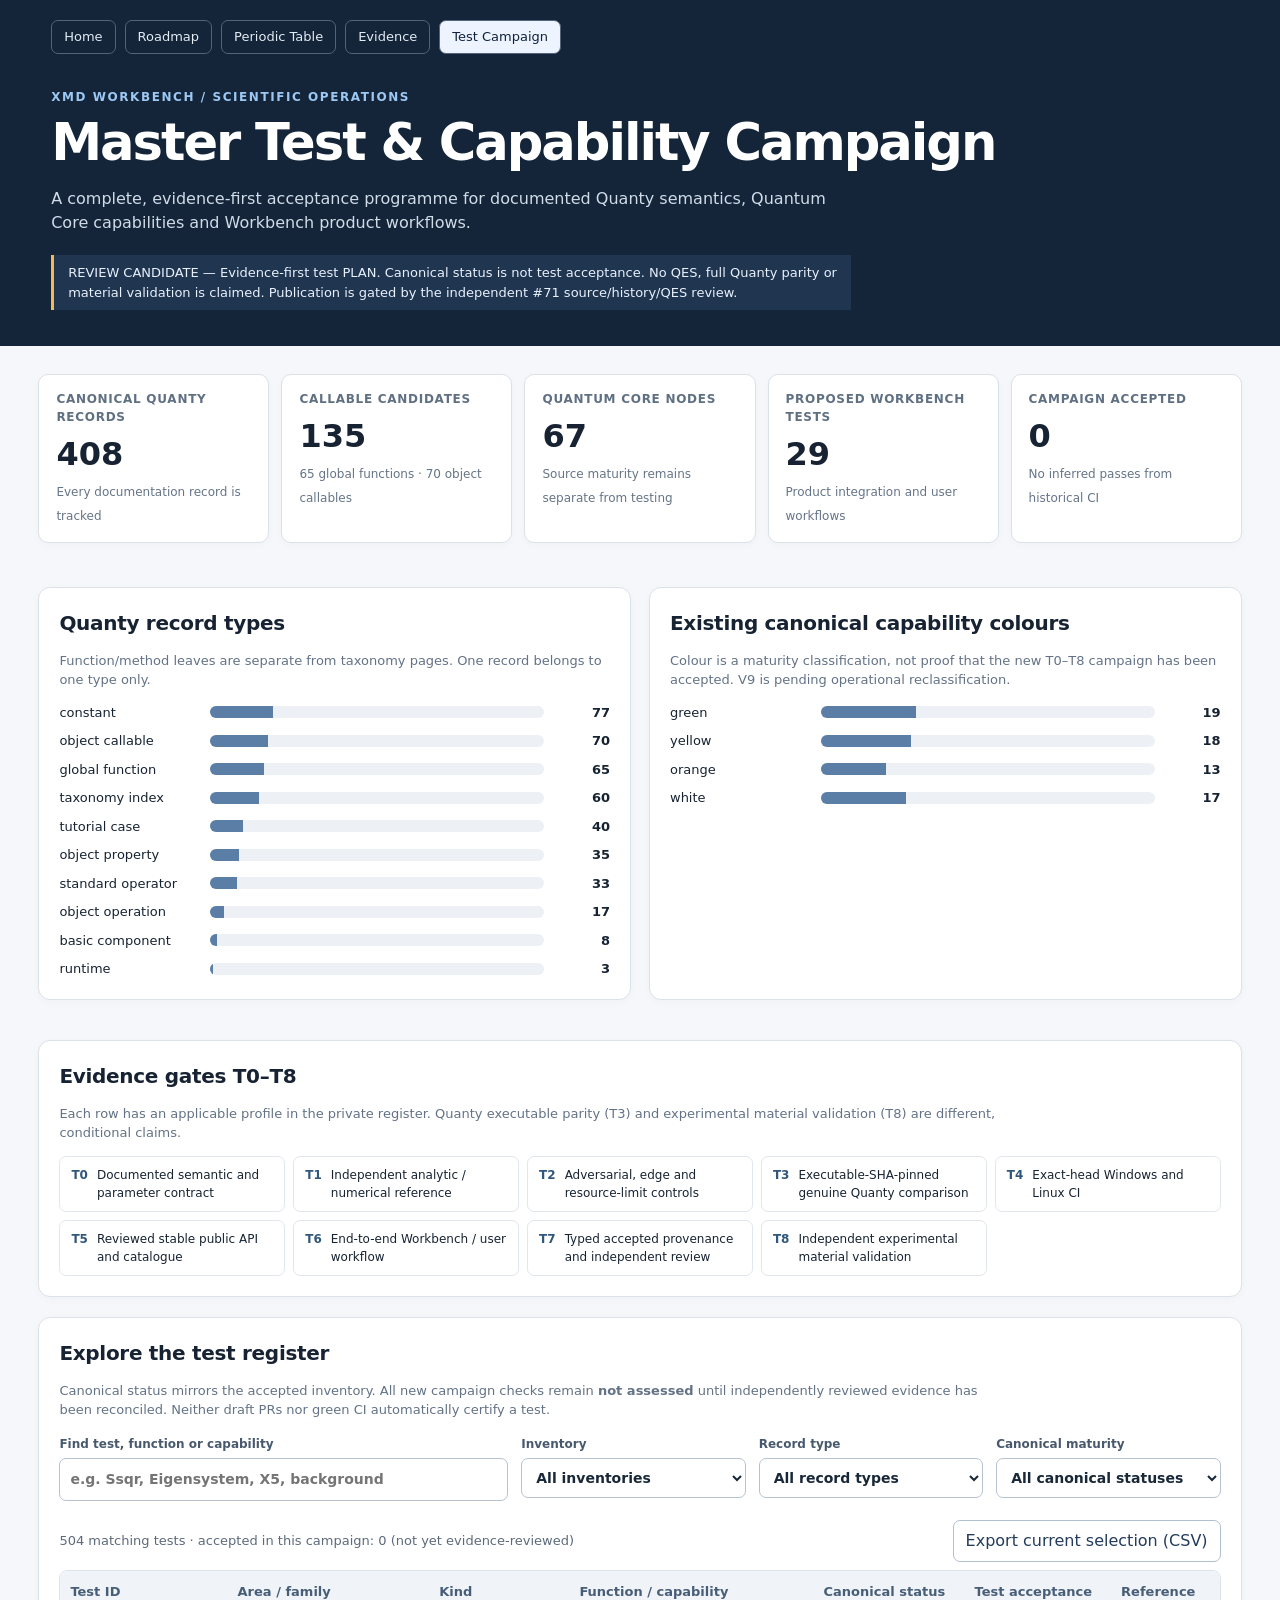
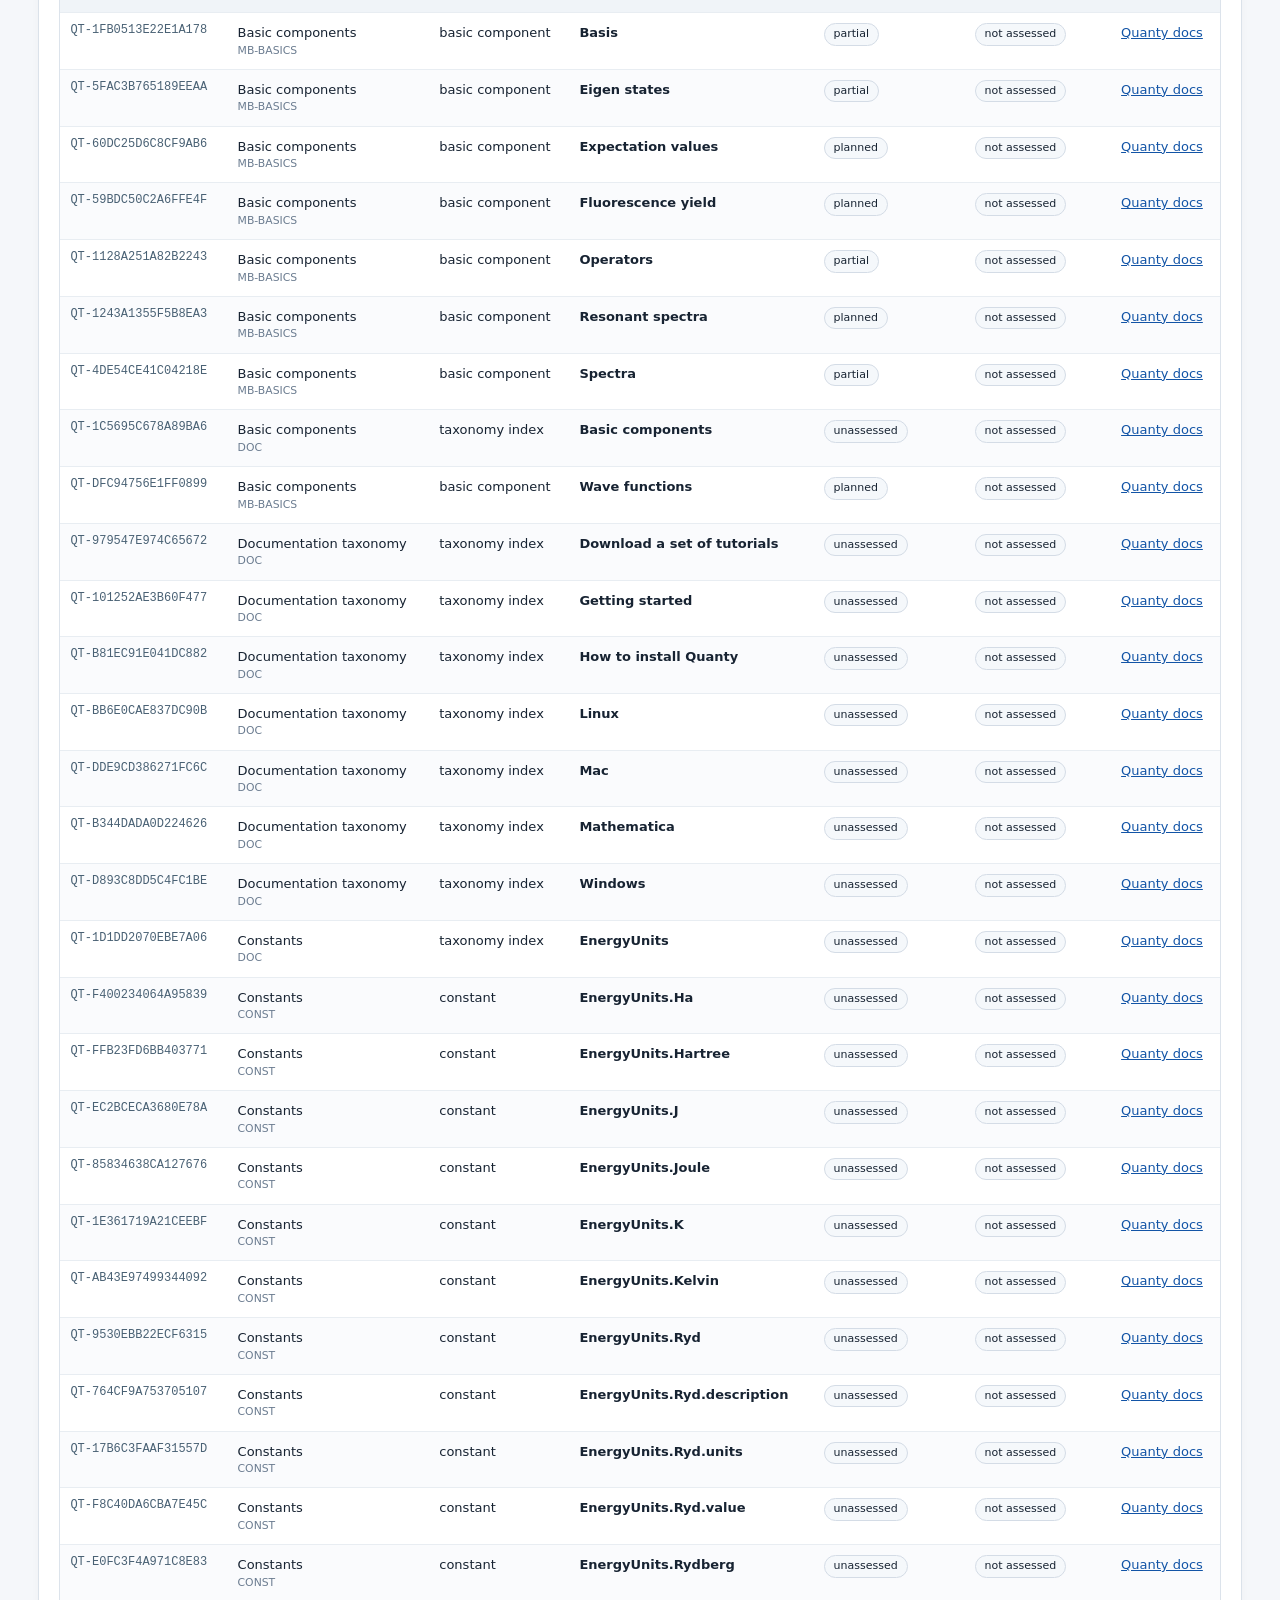
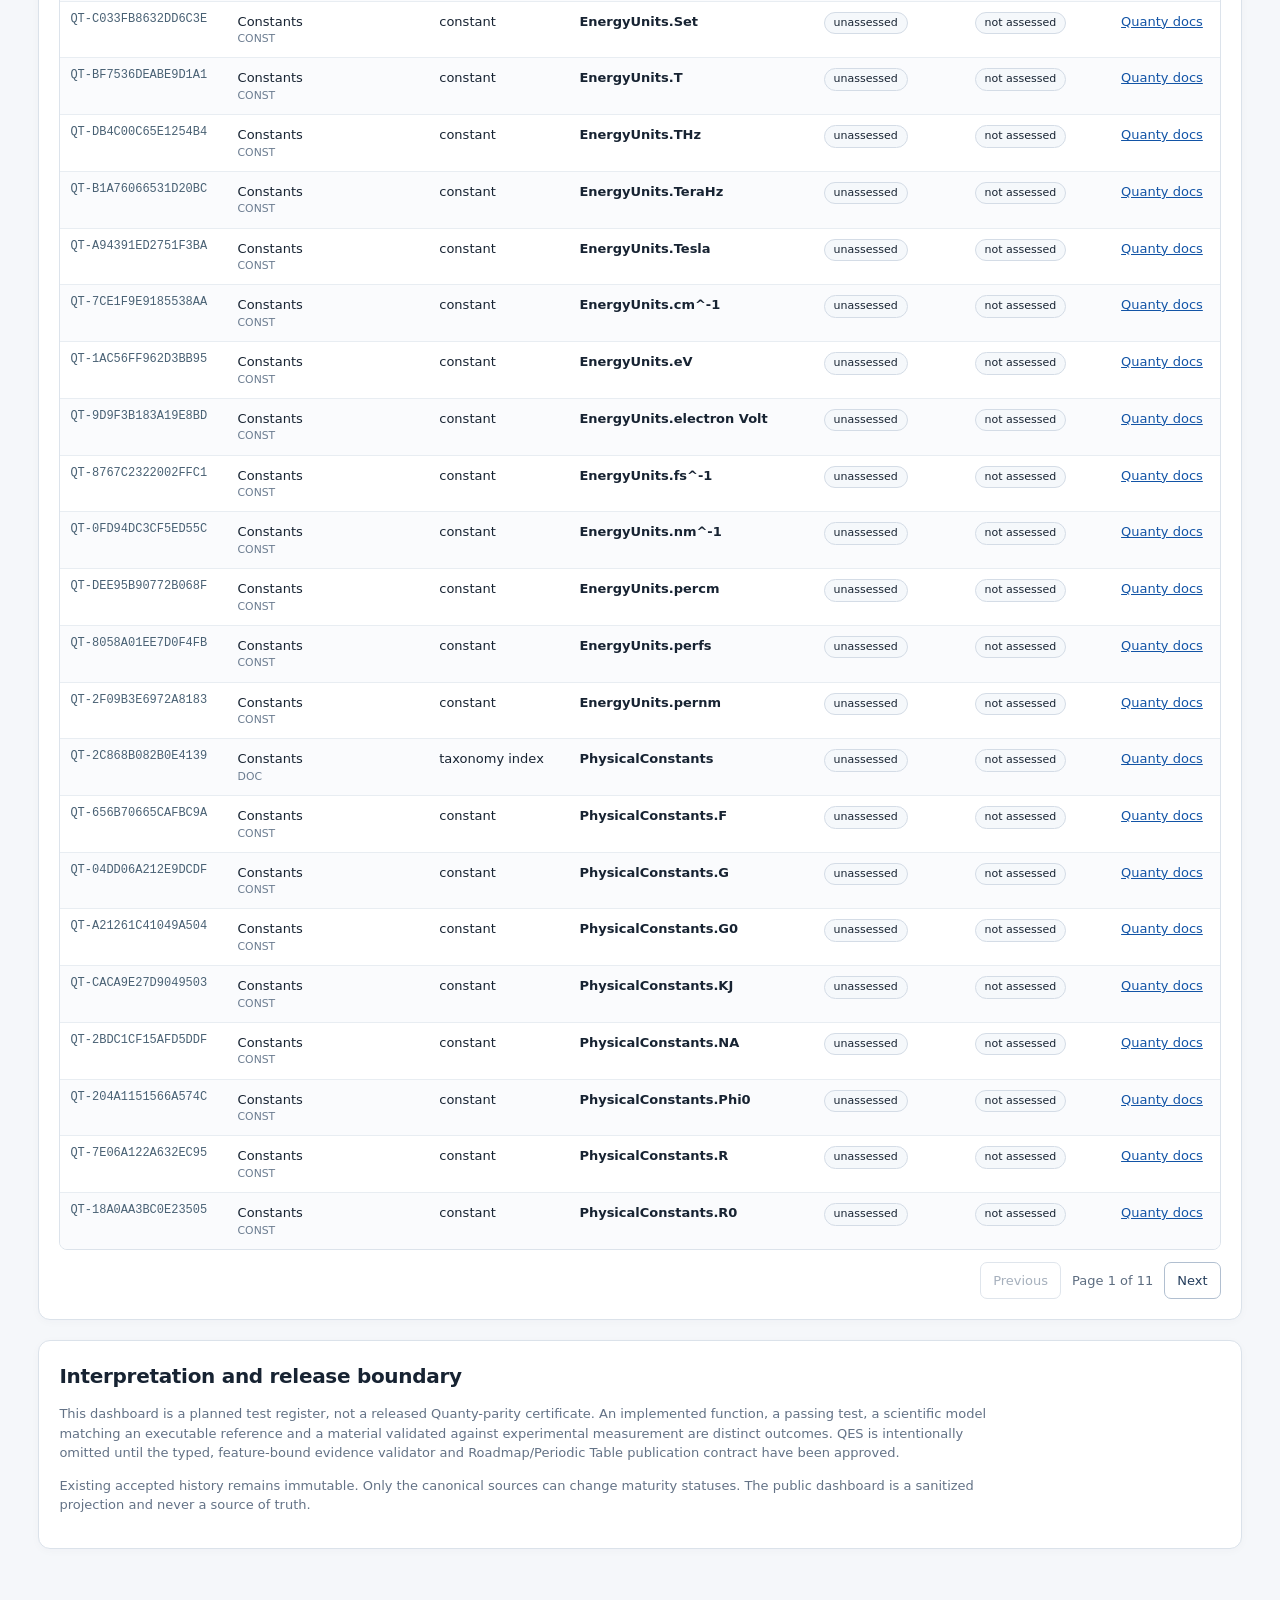
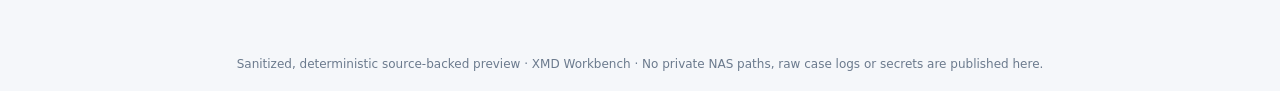
<file: test-campaign/index.html>
<!doctype html>
<html lang="en">
<head>
<meta charset="utf-8">
<meta name="viewport" content="width=device-width,initial-scale=1">
<meta name="color-scheme" content="light">
<meta name="description" content="XMD Workbench evidence-first scientific test campaign, derived from reviewed Quanty and capability inventories.">
<title>XMD Workbench | Scientific Test Campaign</title>
<style>
:root{font-family:Inter,"Segoe UI",system-ui,-apple-system,sans-serif;color:#172332;background:#f5f7fa;line-height:1.5}
*{box-sizing:border-box}body{margin:0}a{color:#1254a6}a:focus-visible,button:focus-visible,select:focus-visible,input:focus-visible{outline:3px solid #487fe1;outline-offset:3px}
.sr{position:absolute;width:1px;height:1px;overflow:hidden;clip-path:inset(50%)}
header{background:#142439;color:#fff;padding:20px clamp(18px,4vw,64px) 36px}
nav{display:flex;flex-wrap:wrap;gap:9px;align-items:center;margin-bottom:34px}
nav a{display:inline-block;color:#e3ebf5;text-decoration:none;border:1px solid #52647b;border-radius:7px;padding:6px 12px;font-size:13px}
nav a[aria-current="page"]{background:#eef4ff;color:#10223c}
.eyebrow{text-transform:uppercase;font-size:12px;letter-spacing:.13em;color:#9cc8f3;font-weight:700}
h1{font-weight:750;letter-spacing:-.04em;font-size:clamp(30px,4vw,52px);margin:8px 0;line-height:1.13}
.lead{max-width:790px;color:#d0dce8;font-size:16px}
.notice{max-width:800px;margin-top:20px;border-left:3px solid #f4b856;padding:8px 14px;background:#203550;color:#e8f1fd;font-size:13px}
main{max-width:1460px;margin:0 auto;padding:28px clamp(14px,3vw,40px) 68px}
.cards{display:grid;grid-template-columns:repeat(auto-fit,minmax(175px,1fr));gap:12px;margin-bottom:24px}
.card{border:1px solid #dae1e9;border-radius:10px;background:#fff;padding:15px 17px;min-height:116px;box-shadow:0 2px 8px #15273c07}
.kpi-label{display:block;color:#607083;font-size:12px;font-weight:700;text-transform:uppercase;letter-spacing:.06em}
.kpi-value{font-size:32px;font-weight:740;display:block;line-height:1.26;margin:8px 0 4px;font-variant-numeric:tabular-nums}
.kpi-detail{font-size:12px;color:#657487}
.panel{background:white;border:1px solid #dbe2ea;border-radius:12px;padding:20px;margin:20px 0;box-shadow:0 2px 10px #15273c07}
h2{font-size:20px;letter-spacing:-.015em;margin:0 0 12px}
h3{font-size:15px;margin:0 0 9px}
.muted{font-size:13px;color:#637286;max-width:950px}
.split{display:grid;grid-template-columns:minmax(300px,1fr) minmax(300px,1fr);gap:18px}
.bars{display:grid;gap:9px}
.bar-row{display:grid;grid-template-columns:minmax(140px,1fr) minmax(130px,3fr) 55px;gap:11px;align-items:center;font-size:13px}
.track{height:12px;background:#edf1f5;border-radius:10px;overflow:hidden}
.fill{height:100%;background:#5a7ea5;min-width:0}
.bar-row strong{text-align:right;font-variant-numeric:tabular-nums}
.foot-note{margin:15px 0 0;color:#526276;font-size:12px}
.gates{display:grid;grid-template-columns:repeat(auto-fit,minmax(225px,1fr));gap:8px}
.gate{display:flex;gap:9px;align-items:flex-start;padding:9px 11px;border:1px solid #e1e6ed;border-radius:7px;font-size:12px}
.gate b{font-size:12px;color:#31577c}
.controls{display:grid;grid-template-columns:minmax(220px,2fr) repeat(3,minmax(130px,1fr));gap:13px;margin-top:15px}
label{display:block;font-size:12px;font-weight:700;color:#48596e}
input,select{font:inherit;font-size:14px;border:1px solid #b6c2d1;border-radius:7px;background:#fff;padding:10px;color:#182838;width:100%;margin-top:5px}
.table-top{display:flex;justify-content:space-between;align-items:center;gap:12px;flex-wrap:wrap;margin:19px 0 8px}
.table-top span{color:#5d6a7a;font-size:13px}
button{font:inherit;border:1px solid #b1bfd0;background:#fff;color:#233c5b;border-radius:7px;padding:8px 12px;cursor:pointer}
button:hover:not(:disabled){background:#e8eff8}button:disabled{opacity:.4;cursor:not-allowed}
.table-scroll{overflow:auto;border:1px solid #dce3eb;border-radius:8px}
table{width:100%;border-collapse:collapse;min-width:840px;font-size:13px}
thead{background:#f0f4f8;color:#485e78}th{text-align:left;padding:11px 10px;white-space:nowrap}
td{padding:10px;border-top:1px solid #e8edf2;vertical-align:top}
tbody tr:nth-child(even){background:#fafbfd}
td:first-child{white-space:nowrap;font:12px ui-monospace,SFMono-Regular,Consolas,monospace;color:#496174}
td:nth-child(4){font-weight:600}.pill{display:inline-block;padding:2px 9px;border:1px solid #d4dce6;border-radius:999px;background:#f5f8fb;white-space:nowrap;font-size:11px}
.pill.green{background:#e9f5ed;border-color:#a3d0b3;color:#27623c}
.pill.yellow{background:#fff6df;border-color:#f2d28a;color:#735414}
.pill.orange{background:#fff0e1;border-color:#f0c39c;color:#855026}
.pill.white{background:#fff;color:#56677b}
small.details{display:block;color:#6b7c90;font-weight:400}
.pagination{display:flex;align-items:center;justify-content:flex-end;gap:11px;margin-top:12px;font-size:13px;color:#5d6d80}
footer{text-align:center;color:#6b7a8d;font-size:12px;padding:18px}
.error{color:#8d2b2b;background:#fff2f2;border:1px solid #ecc8c8;border-radius:7px;padding:12px}
@media(max-width:800px){.split,.controls{grid-template-columns:1fr 1fr}.controls>label:first-child{grid-column:1/-1}}
@media(max-width:520px){.split,.controls{grid-template-columns:1fr}.controls>label:first-child{grid-column:auto}.bar-row{grid-template-columns:100px minmax(100px,1fr) 40px}header{padding-bottom:24px}}
</style>
</head>
<body>
<header>
<nav aria-label="Dashboard navigation">
<a href="../">Home</a><a href="../roadmap/">Roadmap</a><a href="../roadmap/periodic.html">Periodic Table</a>
<a href="../evidence/">Evidence</a><a aria-current="page" href="./">Test Campaign</a>
</nav>
<div class="eyebrow">XMD Workbench / scientific operations</div>
<h1>Master Test &amp; Capability Campaign</h1>
<p class="lead">A complete, evidence-first acceptance programme for documented Quanty semantics, Quantum Core capabilities and Workbench product workflows.</p>
<div class="notice" role="status" id="publication">Loading review-state and source-backed inventory. This page must not be interpreted as released scientific parity.</div>
</header>
<main>
<section aria-label="Source-backed overview" class="cards" id="summary"></section>
<div class="split">
<section class="panel" aria-labelledby="kinds-head">
<h2 id="kinds-head">Quanty record types</h2>
<p class="muted">Function/method leaves are separate from taxonomy pages. One record belongs to one type only.</p>
<div id="kinds" class="bars"></div>
</section>
<section class="panel" aria-labelledby="status-head">
<h2 id="status-head">Existing canonical capability colours</h2>
<p class="muted">Colour is a maturity classification, not proof that the new T0–T8 campaign has been accepted. V9 is pending operational reclassification.</p>
<div id="status-bars" class="bars"></div>
</section>
</div>
<section class="panel" aria-labelledby="gates-head">
<h2 id="gates-head">Evidence gates T0–T8</h2>
<p class="muted">Each row has an applicable profile in the private register. Quanty executable parity (T3) and experimental material validation (T8) are different, conditional claims.</p>
<div class="gates" id="gate-list"></div>
</section>
<section class="panel" aria-labelledby="explore-head">
<h2 id="explore-head">Explore the test register</h2>
<p class="muted">Canonical status mirrors the accepted inventory. All new campaign checks remain <strong>not assessed</strong> until independently reviewed evidence has been reconciled. Neither draft PRs nor green CI automatically certify a test.</p>
<div class="controls">
<label for="search">Find test, function or capability<input id="search" type="search" placeholder="e.g. Ssqr, Eigensystem, X5, background" autocomplete="off"></label>
<label for="domain">Inventory<select id="domain"><option value="all">All inventories</option><option value="quanty">Quanty records</option><option value="capabilities">Quantum Core nodes</option><option value="product">Workbench product tests</option></select></label>
<label for="kind">Record type<select id="kind"><option value="all">All record types</option></select></label>
<label for="status">Canonical maturity<select id="status"><option value="all">All canonical statuses</option></select></label>
</div>
<div class="table-top"><span id="match-count" aria-live="polite">Loading source-backed rows…</span><button id="csv" type="button">Export current selection (CSV)</button></div>
<div class="table-scroll">
<table aria-label="Test register" id="register"><thead><tr><th scope="col">Test ID</th><th scope="col">Area / family</th><th scope="col">Kind</th><th scope="col">Function / capability</th><th scope="col">Canonical status</th><th scope="col">Test acceptance</th><th scope="col">Reference</th></tr></thead><tbody id="rows"></tbody></table>
</div>
<div class="pagination"><button id="previous" type="button">Previous</button><span id="page-count">—</span><button id="next" type="button">Next</button></div>
</section>
<section class="panel" aria-labelledby="scope-head">
<h2 id="scope-head">Interpretation and release boundary</h2>
<p class="muted">This dashboard is a planned test register, not a released Quanty-parity certificate. An implemented function, a passing test, a scientific model matching an executable reference and a material validated against experimental measurement are distinct outcomes. QES is intentionally omitted until the typed, feature-bound evidence validator and Roadmap/Periodic Table publication contract have been approved.</p>
<p class="muted">Existing accepted history remains immutable. Only the canonical sources can change maturity statuses. The public dashboard is a sanitized projection and never a source of truth.</p>
</section>
</main>
<footer>Sanitized, deterministic source-backed preview · XMD Workbench · No private NAS paths, raw case logs or secrets are published here.</footer>
<script>
"use strict";
const $ = (name) => document.getElementById(name);
const PAGE_SIZE = 50;
const state = {items:[],filtered:[],page:0,data:null};
function text(node,content){node.textContent=String(content);return node;}
function element(name,parent,cls,content){
  const n=document.createElement(name);
  if(cls)n.className=cls;
  if(content!==undefined)text(n,content);
  if(parent)parent.appendChild(n);
  return n;
}
function card(label,value,detail){
  const p=element("article",$("summary"),"card");
  element("span",p,"kpi-label",label);
  element("strong",p,"kpi-value",value);
  element("span",p,"kpi-detail",detail);
}
function bar(parent,label,count,total){
  const row=element("div",parent,"bar-row");
  element("span",row,"",label.replace(/_/g," "));
  const track=element("div",row,"track");
  const fill=element("div",track,"fill");
  fill.style.width=(total ? 100*count/total:0)+"%";
  element("strong",row,"",count);
}
function makeOption(select,value,title){
  const o=document.createElement("option");o.value=value;text(o,title);select.appendChild(o);
}
function badge(cell,status){
  const className=["green","yellow","orange","white"].includes(status)?status:"";
  element("span",cell,"pill "+className,status.replace(/_/g," "));
}
function safeDocLink(url){
  try{const parsed=new URL(url);
    if(parsed.protocol==="https:" && parsed.hostname==="www.quanty.org" &&
       parsed.pathname.startsWith("/documentation/") && !parsed.username && !parsed.password && !parsed.search && !parsed.hash)
      return parsed.href;
  }catch(_e){}
  return null;
}
function asRows(data){
  const all=[];
  for(const item of data.quanty){
    all.push(Object.assign({inventory:"quanty"},item));
  }
  for(const item of data.capabilities){
    all.push(Object.assign({inventory:"capabilities"},item));
  }
  for(const item of data.product){
    all.push(Object.assign({inventory:"product"},item));
  }
  return all;
}
function displayRow(r,parent){
  const tr=element("tr",parent);
  element("td",tr,"",r.id);
  const area=element("td",tr,"",r.area);
  element("small",area,"details",r.family||"");
  element("td",tr,"",r.kind.replace(/_/g," "));
  const named=element("td",tr,"",r.name);
  if(r.taxonomy_note)element("small",named,"details",r.taxonomy_note);
  badge(element("td",tr),r.canonical_status);
  badge(element("td",tr),r.campaign_state);
  const ref=element("td",tr);
  const url=r.doc_url&&safeDocLink(r.doc_url);
  if(url){const link=element("a",ref,"","Quanty docs");link.href=url;link.target="_blank";link.rel="noopener noreferrer";}
  else text(ref,"—");
}
function draw(){
  const query=$("search").value.trim().toLowerCase();
  const domain=$("domain").value, kind=$("kind").value, status=$("status").value;
  state.filtered=state.items.filter(r=>
    (domain==="all"||r.inventory===domain)&&
    (kind==="all"||r.kind===kind)&&
    (status==="all"||r.canonical_status===status)&&
    (!query||[r.id,r.name,r.area,r.family,r.kind].join(" ").toLowerCase().includes(query))
  );
  const maxPage=Math.max(0,Math.ceil(state.filtered.length/PAGE_SIZE)-1);
  if(state.page>maxPage)state.page=maxPage;
  const tbody=$("rows");tbody.replaceChildren();
  const begin=state.page*PAGE_SIZE;
  state.filtered.slice(begin,begin+PAGE_SIZE).forEach(r=>displayRow(r,tbody));
  $("match-count").textContent=state.filtered.length+" matching tests · accepted in this campaign: 0 (not yet evidence-reviewed)";
  $("page-count").textContent="Page "+(state.page+1)+" of "+(maxPage+1);
  $("previous").disabled=state.page===0;
  $("next").disabled=state.page>=maxPage;
}
function csvCell(v){
  let cell=String(v??"");
  if(/^[\s\u0000-\u001f]*[=+\-@]/.test(cell))cell="'"+cell;
  return '"'+cell.replace(/"/g,'""')+'"';
}
function exportCsv(){
  const fields=["id","name","area","family","kind","canonical_status","campaign_state"];
  const rows=[fields.join(",")].concat(state.filtered.map(row=>fields.map(k=>csvCell(row[k])).join(",")));
  const blob=new Blob([rows.join("\r\n")+"\r\n"],{type:"text/csv;charset=utf-8"});
  const href=URL.createObjectURL(blob);
  const anchor=document.createElement("a");anchor.href=href;anchor.download="xmd-test-campaign-selected.csv";
  document.body.appendChild(anchor);anchor.click();anchor.remove();URL.revokeObjectURL(href);
}
function render(data){
  if(data.schema_version!=="xmd-public-test-campaign-v1" || data.publication_state!=="candidate-not-approved" ||
     !Array.isArray(data.quanty)||!Array.isArray(data.capabilities)||!Array.isArray(data.product))
    throw Error("Unreviewed or malformed public campaign manifest");
  state.data=data;
  const c=data.counts;state.items=asRows(data);
  if(data.quanty.length!==c.quanty_records || data.capabilities.length!==c.capability_nodes ||
     data.product.length!==c.proposed_product_tests || c.campaign_accepted!==0)
    throw Error("Campaign counts or acceptance state do not match the source manifest");
  $("publication").textContent="REVIEW CANDIDATE — "+data.disclaimer+" Publication is gated by the independent #71 source/history/QES review.";
  $("summary").replaceChildren();
  card("Canonical Quanty records",c.quanty_records,"Every documentation record is tracked");
  card("Callable candidates",c.callable_candidates,c.global_functions+" global functions · "+c.object_callables+" object callables");
  card("Quantum Core nodes",c.capability_nodes,"Source maturity remains separate from testing");
  card("Proposed Workbench tests",c.proposed_product_tests,"Product integration and user workflows");
  card("Campaign accepted",c.campaign_accepted,"No inferred passes from historical CI");
  const k=$("kinds");k.replaceChildren();
  Object.entries(c.quanty_record_kinds).sort((a,b)=>b[1]-a[1]).forEach(([name,n])=>bar(k,name,n,c.quanty_records));
  const s=$("status-bars");s.replaceChildren();
  for(const category of ["green","yellow","orange","white"])
    bar(s,category,c.canonical_capability_statuses[category]||0,c.capability_nodes);
  const gates=$("gate-list");gates.replaceChildren();
  for(const [id,label] of Object.entries(data.gate_labels)){
    const outer=element("div",gates,"gate");
    element("b",outer,"",id);element("span",outer,"",label);
  }
  const kinds=[...new Set(state.items.map(r=>r.kind))].sort();
  for(const kind of kinds)makeOption($("kind"),kind,kind.replace(/_/g," "));
  const statuses=[...new Set(state.items.map(r=>r.canonical_status))].sort();
  for(const value of statuses)makeOption($("status"),value,value.replace(/_/g," "));
  draw();
}
for(const name of ["search","domain","kind","status"])
  $(name).addEventListener(name==="search"?"input":"change",()=>{state.page=0;draw();});
$("previous").addEventListener("click",()=>{state.page--;draw();});
$("next").addEventListener("click",()=>{state.page++;draw();});
$("csv").addEventListener("click",exportCsv);
fetch("./campaign.json",{cache:"no-store"})
  .then(r=>{if(!r.ok)throw Error("Public campaign manifest unavailable");return r.json();})
  .then(render)
  .catch(error=>{
    $("publication").className="notice error";
    $("publication").textContent="Unable to render the reviewed campaign manifest: "+error.message+
      ". No status or acceptance claims are displayed.";
    $("match-count").textContent="Manifest validation unavailable";
  });
</script>
</body>
</html>
</file>
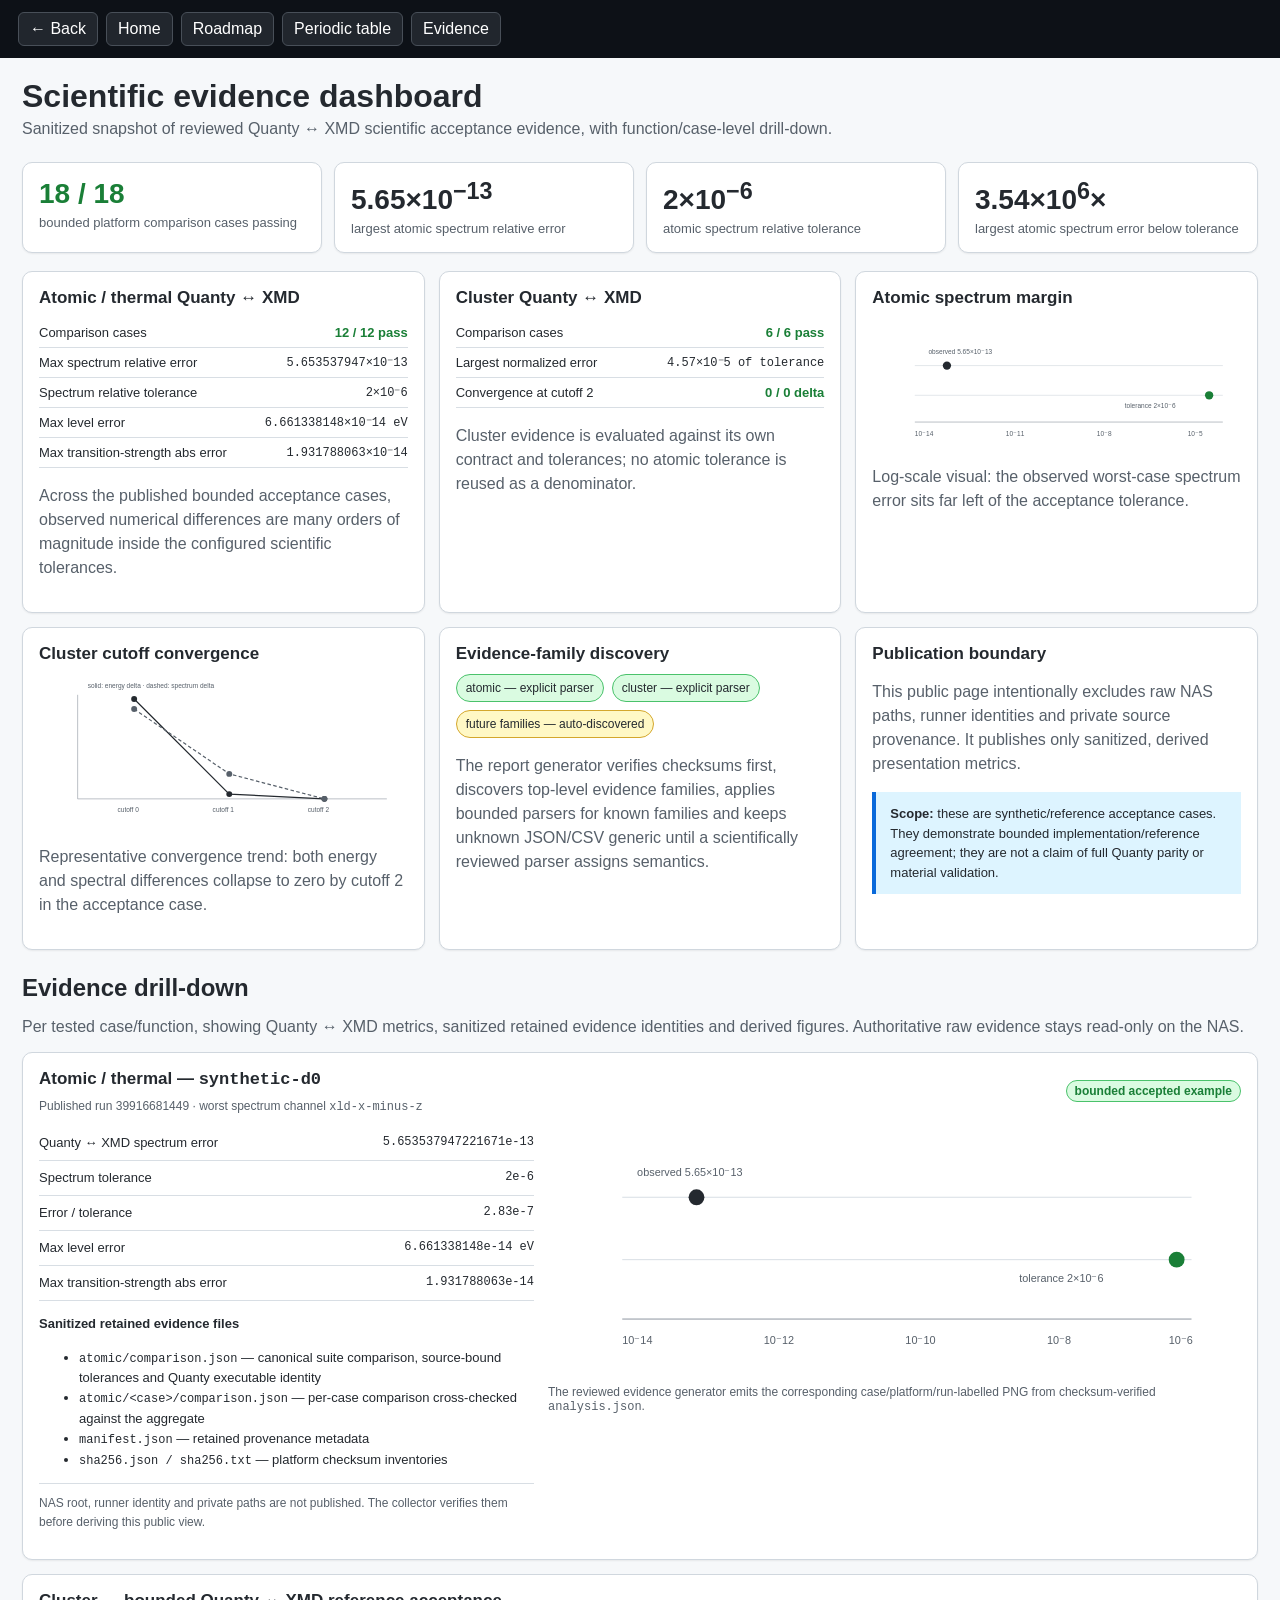
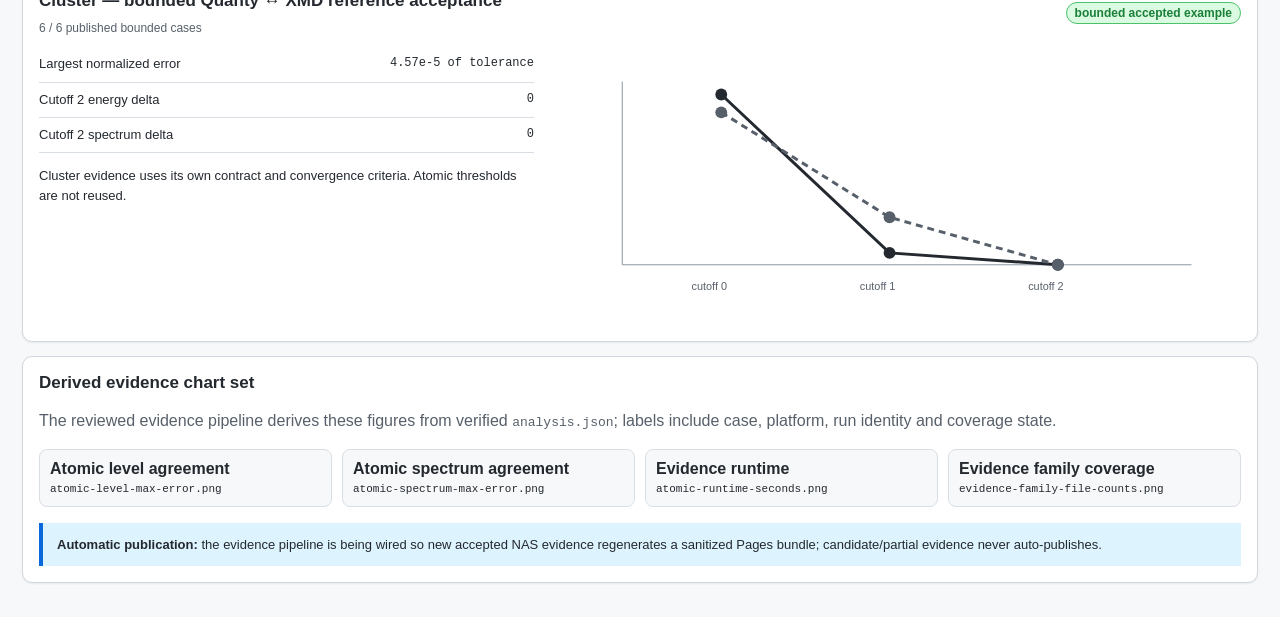
<file: evidence/overview/index.html>
<!doctype html>
<html lang="en">
<head>
<meta charset="utf-8"><meta name="viewport" content="width=device-width,initial-scale=1">
<title>XMDWorkbench scientific evidence</title>
<style>
*{box-sizing:border-box}body{font-family:Segoe UI,Arial,sans-serif;margin:0;background:#f6f8fa;color:#24292f}nav{display:flex;gap:8px;align-items:center;flex-wrap:wrap;padding:12px 18px;background:#0d1117}nav a,nav button{font:inherit;color:#fff;background:#21262d;border:1px solid #484f58;border-radius:6px;padding:7px 11px;text-decoration:none;cursor:pointer}nav a:hover,nav button:hover{background:#30363d}header{padding:20px 22px 8px;max-width:1450px;margin:auto}header h1{margin:0 0 5px}header p{margin:0;color:#57606a}main{max-width:1450px;margin:auto;padding:16px 22px 36px}.kpis{display:grid;grid-template-columns:repeat(auto-fit,minmax(210px,1fr));gap:12px;margin-bottom:18px}.kpi,.panel,.case{background:#fff;border:1px solid #d0d7de;border-radius:10px;padding:16px;box-shadow:0 1px 2px #0001}.kpi strong{display:block;font-size:28px;line-height:1.1}.kpi span{display:block;color:#57606a;margin-top:5px;font-size:13px}.good{color:#1a7f37}.grid{display:grid;grid-template-columns:repeat(auto-fit,minmax(360px,1fr));gap:14px}.panel h2,.case h3{font-size:17px;margin:0 0 10px}.panel p{color:#57606a;line-height:1.5}.metric{display:grid;grid-template-columns:minmax(150px,1fr) auto;gap:8px;padding:7px 0;border-bottom:1px solid #d8dee4;font-size:13px}.metric:last-child{border-bottom:0}.metric code{font-size:12px}.chart{width:100%;height:auto;display:block;background:#fff;border-radius:8px}.chart text{font-family:Segoe UI,Arial,sans-serif;font-size:11px;fill:#57606a}.chart .axis{stroke:#8c959f;stroke-width:1}.chart .line{fill:none;stroke:#24292f;stroke-width:2}.chart .pt{fill:#24292f}.zoomable{cursor:zoom-in}.families{display:flex;flex-wrap:wrap;gap:8px}.family{padding:6px 9px;border-radius:999px;border:1px solid #d0d7de;background:#f6f8fa;font-size:12px}.family.known{background:#dafbe1;border-color:#4ac26b}.family.discovery{background:#fff8c5;border-color:#d4a72c}.notice{margin-top:16px;padding:12px 14px;border-left:4px solid #0969da;background:#ddf4ff;color:#24292f;font-size:13px;line-height:1.5}.drill{margin-top:24px}.drill h2{margin-bottom:6px}.muted{color:#57606a}.case{margin:14px 0}.case-head{display:flex;gap:10px;align-items:center;justify-content:space-between;flex-wrap:wrap}.badge{display:inline-block;border-radius:999px;padding:3px 8px;border:1px solid #4ac26b;background:#dafbe1;color:#1a7f37;font-size:12px;font-weight:600}.case-grid{display:grid;grid-template-columns:minmax(300px,1fr) minmax(380px,1.4fr);gap:14px;margin-top:12px}.evidence-list{font-size:13px;line-height:1.55}.evidence-list code{font-size:12px}.chartfiles{display:grid;grid-template-columns:repeat(auto-fit,minmax(230px,1fr));gap:10px;margin-top:12px}.chartfile{border:1px solid #d8dee4;border-radius:8px;padding:10px;background:#f6f8fa}.chartfile code{font-size:11px}.small{font-size:12px;color:#57606a}.public-boundary{font-size:12px;color:#57606a;border-top:1px solid #d8dee4;margin-top:12px;padding-top:10px}dialog{max-width:min(1000px,92vw);border:1px solid #d0d7de;border-radius:10px;padding:0;box-shadow:0 18px 60px #0005}dialog::backdrop{background:#0008}.dlg-head{display:flex;justify-content:space-between;align-items:center;padding:12px 14px;border-bottom:1px solid #d0d7de}.dlg-head button{font:inherit;border:1px solid #8c959f;background:#fff;border-radius:6px;padding:5px 9px;cursor:pointer}.dlg-body{padding:14px;overflow:auto}.dlg-body svg{min-width:760px}@media(max-width:850px){.case-grid{grid-template-columns:1fr}}
</style>
</head>
<body>
<nav aria-label="Dashboard navigation"><button type="button" id="back">← Back</button><a href="../">Home</a><a href="../roadmap/">Roadmap</a><a href="../roadmap/periodic.html">Periodic table</a><a href="./">Evidence</a></nav>
<header><h1>Scientific evidence dashboard</h1><p>Sanitized snapshot of reviewed Quanty ↔ XMD scientific acceptance evidence, with function/case-level drill-down.</p></header>
<main>
<section class="kpis" aria-label="Evidence headline metrics">
<div class="kpi"><strong class="good">18 / 18</strong><span>bounded platform comparison cases passing</span></div>
<div class="kpi"><strong>5.65×10<sup>−13</sup></strong><span>largest atomic spectrum relative error</span></div>
<div class="kpi"><strong>2×10<sup>−6</sup></strong><span>atomic spectrum relative tolerance</span></div>
<div class="kpi"><strong>3.54×10<sup>6</sup>×</strong><span>largest atomic spectrum error below tolerance</span></div>
</section>
<section class="grid">
<article class="panel"><h2>Atomic / thermal Quanty ↔ XMD</h2><div class="metric"><span>Comparison cases</span><strong class="good">12 / 12 pass</strong></div><div class="metric"><span>Max spectrum relative error</span><code>5.653537947×10⁻13</code></div><div class="metric"><span>Spectrum relative tolerance</span><code>2×10⁻6</code></div><div class="metric"><span>Max level error</span><code>6.661338148×10⁻14 eV</code></div><div class="metric"><span>Max transition-strength abs error</span><code>1.931788063×10⁻14</code></div><p>Across the published bounded acceptance cases, observed numerical differences are many orders of magnitude inside the configured scientific tolerances.</p></article>
<article class="panel"><h2>Cluster Quanty ↔ XMD</h2><div class="metric"><span>Comparison cases</span><strong class="good">6 / 6 pass</strong></div><div class="metric"><span>Largest normalized error</span><code>4.57×10⁻5 of tolerance</code></div><div class="metric"><span>Convergence at cutoff 2</span><strong class="good">0 / 0 delta</strong></div><p>Cluster evidence is evaluated against its own contract and tolerances; no atomic tolerance is reused as a denominator.</p></article>
<article class="panel"><h2>Atomic spectrum margin</h2><svg class="chart zoomable" role="img" aria-label="Atomic spectrum relative error compared with tolerance" viewBox="0 0 620 220" data-title="Atomic spectrum margin"><line class="axis" x1="72" y1="175" x2="590" y2="175"/><text x="72" y="198">10⁻14</text><text x="225" y="198">10⁻11</text><text x="378" y="198">10⁻8</text><text x="531" y="198">10⁻5</text><line x1="72" y1="80" x2="590" y2="80" stroke="#d0d7de"/><circle class="pt" cx="126" cy="80" r="7"/><text x="95" y="61">observed 5.65×10⁻13</text><line x1="72" y1="130" x2="590" y2="130" stroke="#d0d7de"/><circle cx="567" cy="130" r="7" fill="#1a7f37"/><text x="425" y="151">tolerance 2×10⁻6</text></svg><p>Log-scale visual: the observed worst-case spectrum error sits far left of the acceptance tolerance.</p></article>
<article class="panel"><h2>Cluster cutoff convergence</h2><svg class="chart zoomable" role="img" aria-label="Cluster cutoff convergence" viewBox="0 0 620 260" data-title="Cluster cutoff convergence"><line class="axis" x1="65" y1="210" x2="585" y2="210"/><line class="axis" x1="65" y1="35" x2="65" y2="210"/><text x="132" y="232">cutoff 0</text><text x="292" y="232">cutoff 1</text><text x="452" y="232">cutoff 2</text><polyline class="line" points="160,42 320,202 480,210"/><circle class="pt" cx="160" cy="42" r="5"/><circle class="pt" cx="320" cy="202" r="5"/><circle class="pt" cx="480" cy="210" r="5"/><polyline points="160,59 320,168 480,210" fill="none" stroke="#57606a" stroke-width="2" stroke-dasharray="6 4"/><circle cx="160" cy="59" r="5" fill="#57606a"/><circle cx="320" cy="168" r="5" fill="#57606a"/><circle cx="480" cy="210" r="5" fill="#57606a"/><text x="82" y="24">solid: energy delta · dashed: spectrum delta</text></svg><p>Representative convergence trend: both energy and spectral differences collapse to zero by cutoff 2 in the acceptance case.</p></article>
<article class="panel"><h2>Evidence-family discovery</h2><div class="families"><span class="family known">atomic — explicit parser</span><span class="family known">cluster — explicit parser</span><span class="family discovery">future families — auto-discovered</span></div><p>The report generator verifies checksums first, discovers top-level evidence families, applies bounded parsers for known families and keeps unknown JSON/CSV generic until a scientifically reviewed parser assigns semantics.</p></article>
<article class="panel"><h2>Publication boundary</h2><p>This public page intentionally excludes raw NAS paths, runner identities and private source provenance. It publishes only sanitized, derived presentation metrics.</p><div class="notice"><strong>Scope:</strong> these are synthetic/reference acceptance cases. They demonstrate bounded implementation/reference agreement; they are not a claim of full Quanty parity or material validation.</div></article>
</section>

<section class="drill" id="drilldown">
<h2>Evidence drill-down</h2>
<p class="muted">Per tested case/function, showing Quanty ↔ XMD metrics, sanitized retained evidence identities and derived figures. Authoritative raw evidence stays read-only on the NAS.</p>
<article class="case">
<div class="case-head"><div><h3>Atomic / thermal — <code>synthetic-d0</code></h3><div class="small">Published run 39916681449 · worst spectrum channel <code>xld-x-minus-z</code></div></div><span class="badge">bounded accepted example</span></div>
<div class="case-grid"><div class="evidence-list">
<div class="metric"><span>Quanty ↔ XMD spectrum error</span><code>5.653537947221671e-13</code></div><div class="metric"><span>Spectrum tolerance</span><code>2e-6</code></div><div class="metric"><span>Error / tolerance</span><code>2.83e-7</code></div><div class="metric"><span>Max level error</span><code>6.661338148e-14 eV</code></div><div class="metric"><span>Max transition-strength abs error</span><code>1.931788063e-14</code></div>
<p><strong>Sanitized retained evidence files</strong></p><ul><li><code>atomic/comparison.json</code> — canonical suite comparison, source-bound tolerances and Quanty executable identity</li><li><code>atomic/&lt;case&gt;/comparison.json</code> — per-case comparison cross-checked against the aggregate</li><li><code>manifest.json</code> — retained provenance metadata</li><li><code>sha256.json / sha256.txt</code> — platform checksum inventories</li></ul>
<p class="public-boundary">NAS root, runner identity and private paths are not published. The collector verifies them before deriving this public view.</p>
</div><div><svg class="chart" role="img" aria-label="Atomic Quanty versus XMD spectrum error compared with tolerance" viewBox="0 0 700 250"><line class="axis" x1="75" y1="195" x2="650" y2="195"/><text x="75" y="220">10⁻14</text><text x="218" y="220">10⁻12</text><text x="361" y="220">10⁻10</text><text x="504" y="220">10⁻8</text><text x="627" y="220">10⁻6</text><line x1="75" y1="72" x2="650" y2="72" stroke="#d8dee4"/><circle class="pt" cx="150" cy="72" r="8"/><text x="90" y="50">observed 5.65×10⁻13</text><line x1="75" y1="135" x2="650" y2="135" stroke="#d8dee4"/><circle cx="635" cy="135" r="8" fill="#1a7f37"/><text x="476" y="158">tolerance 2×10⁻6</text></svg><p class="small">The reviewed evidence generator emits the corresponding case/platform/run-labelled PNG from checksum-verified <code>analysis.json</code>.</p></div></div>
</article>

<article class="case"><div class="case-head"><div><h3>Cluster — bounded Quanty ↔ XMD reference acceptance</h3><div class="small">6 / 6 published bounded cases</div></div><span class="badge">bounded accepted example</span></div><div class="case-grid"><div class="evidence-list"><div class="metric"><span>Largest normalized error</span><code>4.57e-5 of tolerance</code></div><div class="metric"><span>Cutoff 2 energy delta</span><code>0</code></div><div class="metric"><span>Cutoff 2 spectrum delta</span><code>0</code></div><p>Cluster evidence uses its own contract and convergence criteria. Atomic thresholds are not reused.</p></div><div><svg class="chart" role="img" aria-label="Cluster cutoff convergence" viewBox="0 0 700 280"><line class="axis" x1="75" y1="220" x2="650" y2="220"/><line class="axis" x1="75" y1="35" x2="75" y2="220"/><text x="145" y="245">cutoff 0</text><text x="315" y="245">cutoff 1</text><text x="485" y="245">cutoff 2</text><polyline points="175,48 345,208 515,220" fill="none" stroke="#24292f" stroke-width="3"/><circle class="pt" cx="175" cy="48" r="6"/><circle class="pt" cx="345" cy="208" r="6"/><circle class="pt" cx="515" cy="220" r="6"/><polyline points="175,66 345,172 515,220" fill="none" stroke="#57606a" stroke-width="3" stroke-dasharray="7 5"/><circle cx="175" cy="66" r="6" fill="#57606a"/><circle cx="345" cy="172" r="6" fill="#57606a"/><circle cx="515" cy="220" r="6" fill="#57606a"/></svg></div></div></article>

<div class="panel"><h2>Derived evidence chart set</h2><p>The reviewed evidence pipeline derives these figures from verified <code>analysis.json</code>; labels include case, platform, run identity and coverage state.</p><div class="chartfiles"><div class="chartfile"><strong>Atomic level agreement</strong><br><code>atomic-level-max-error.png</code></div><div class="chartfile"><strong>Atomic spectrum agreement</strong><br><code>atomic-spectrum-max-error.png</code></div><div class="chartfile"><strong>Evidence runtime</strong><br><code>atomic-runtime-seconds.png</code></div><div class="chartfile"><strong>Evidence family coverage</strong><br><code>evidence-family-file-counts.png</code></div></div><div class="notice"><strong>Automatic publication:</strong> the evidence pipeline is being wired so new accepted NAS evidence regenerates a sanitized Pages bundle; candidate/partial evidence never auto-publishes.</div></div>
</section>
</main>
<dialog id="zoom"><div class="dlg-head"><strong id="zoom-title">Chart</strong><button type="button" id="close">Close</button></div><div class="dlg-body" id="zoom-body"></div></dialog>
<script>
const back=document.getElementById('back');back.addEventListener('click',()=>{if(history.length>1)history.back();else location.href='../'});
const dlg=document.getElementById('zoom'),body=document.getElementById('zoom-body'),title=document.getElementById('zoom-title');
document.querySelectorAll('.zoomable').forEach(svg=>svg.addEventListener('click',()=>{body.innerHTML='';body.appendChild(svg.cloneNode(true));title.textContent=svg.dataset.title||'Chart';dlg.showModal()}));
document.getElementById('close').addEventListener('click',()=>dlg.close());dlg.addEventListener('click',e=>{if(e.target===dlg)dlg.close()});
</script>
</body></html>
</file>
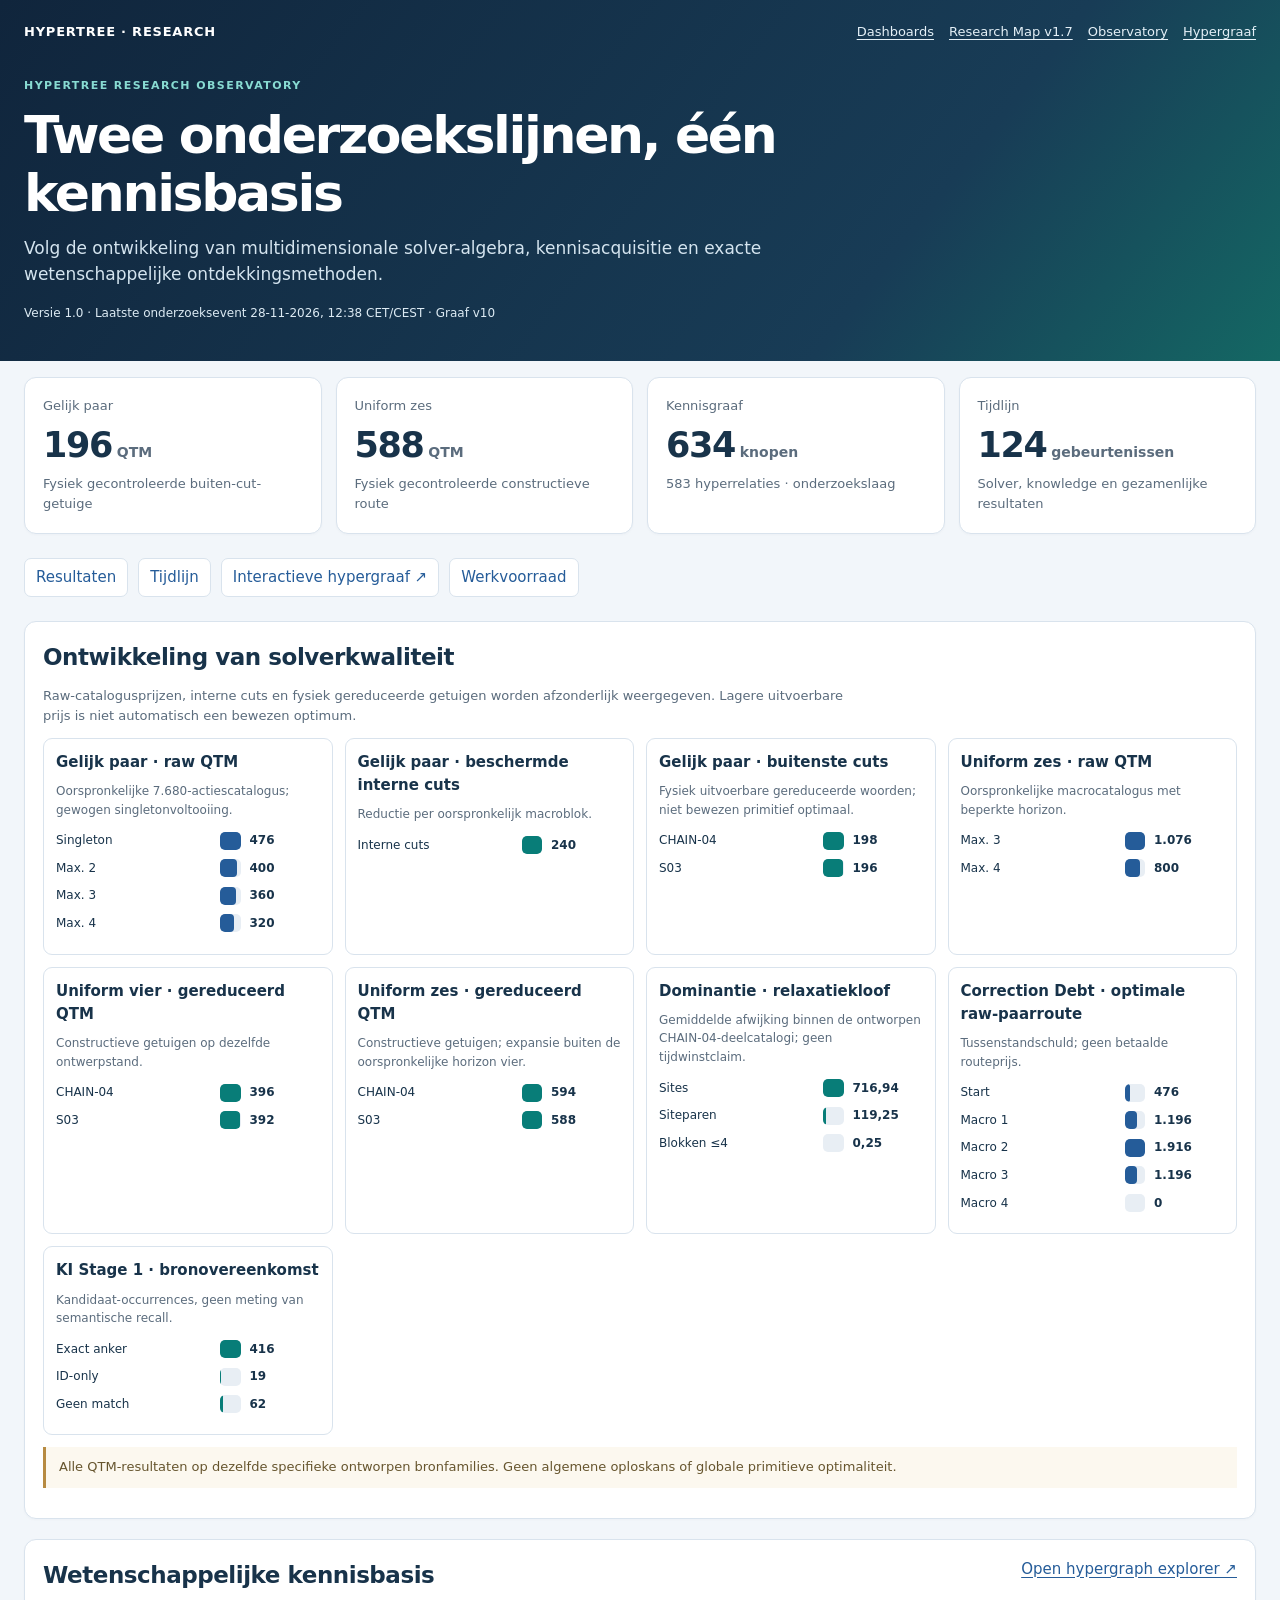
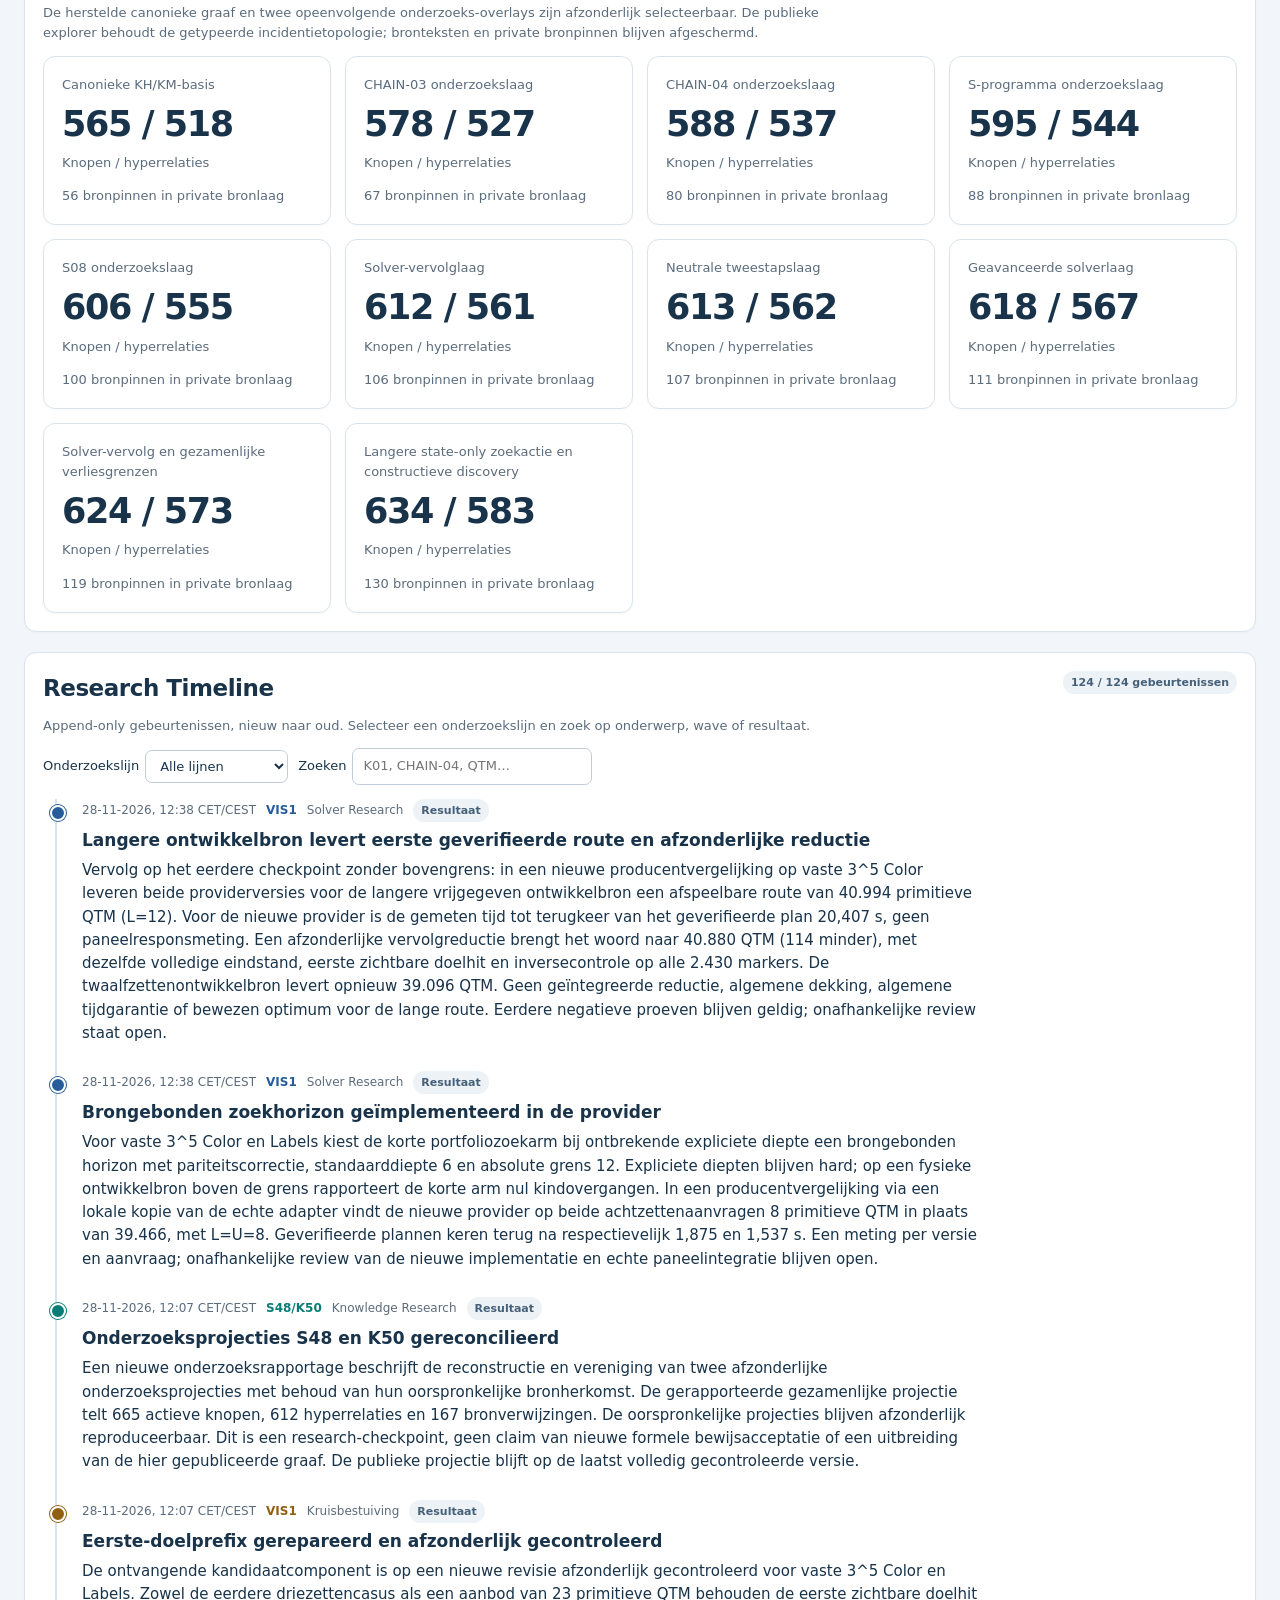
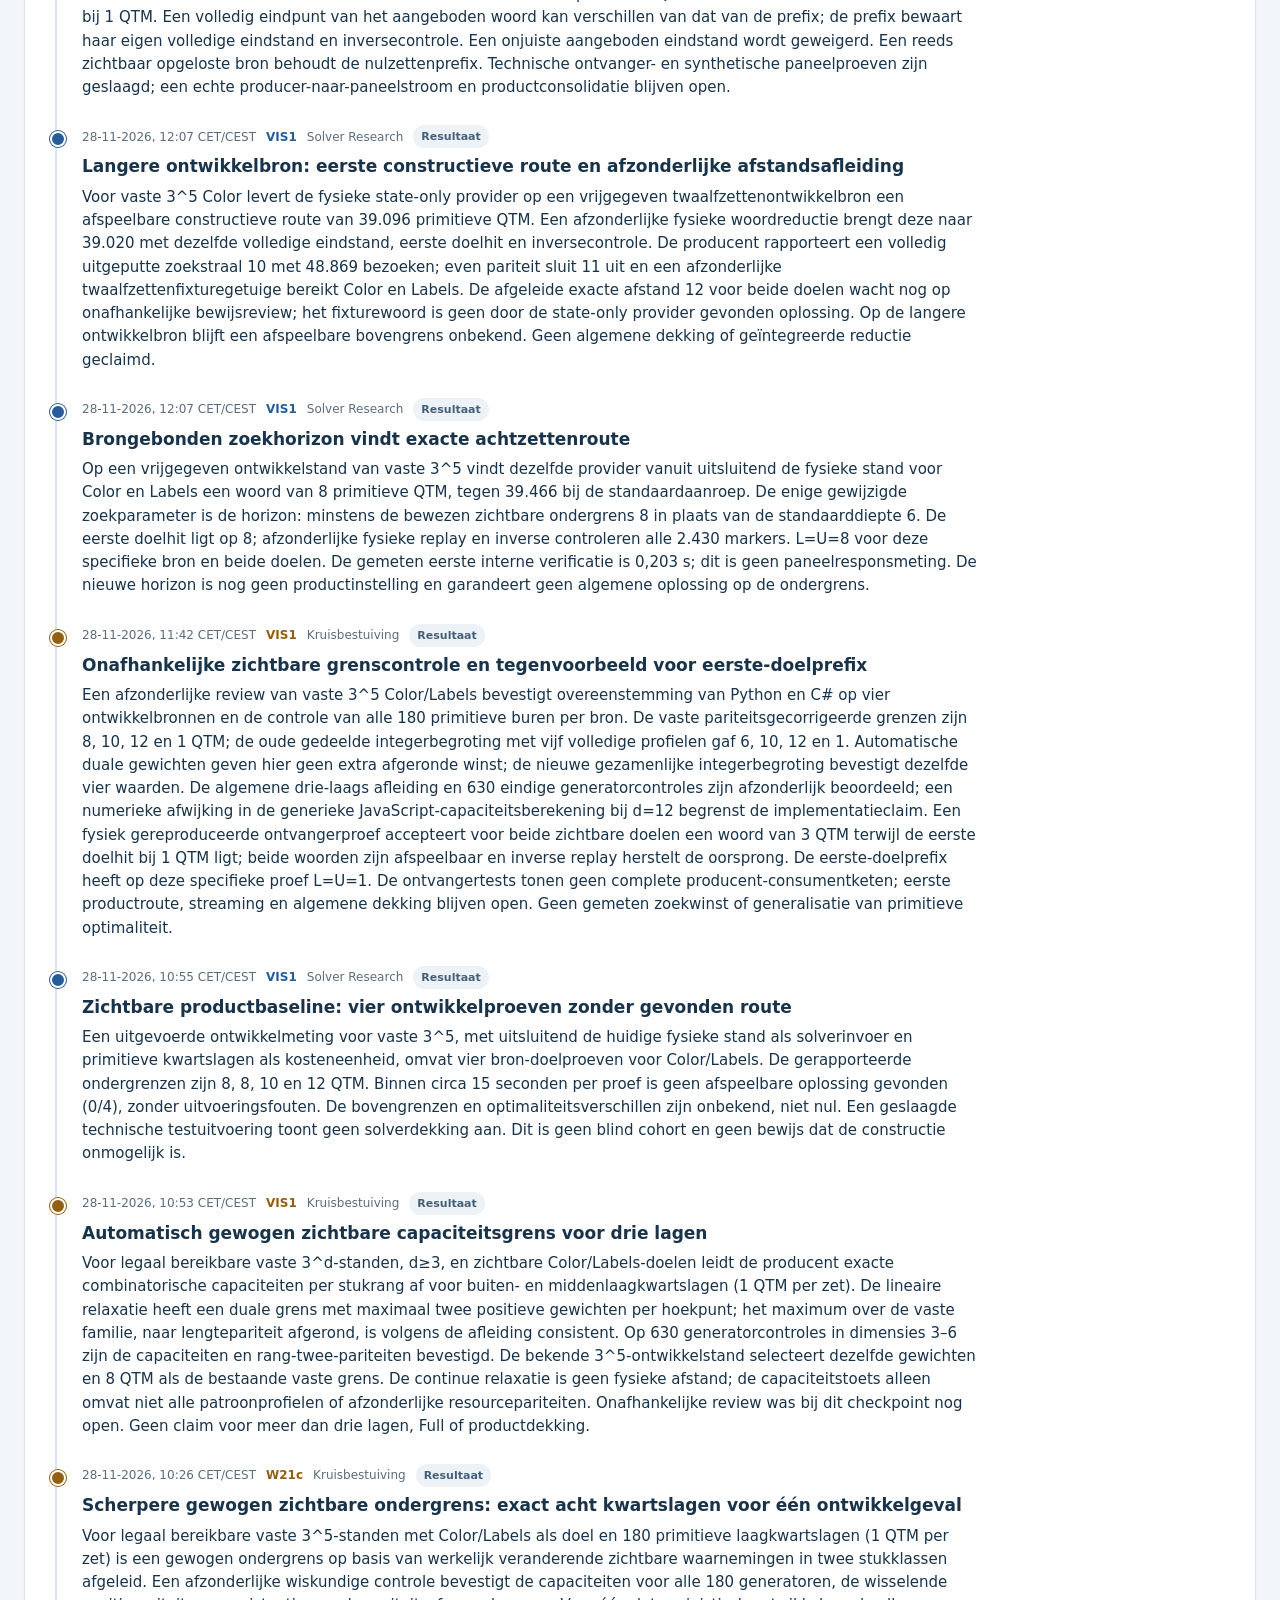
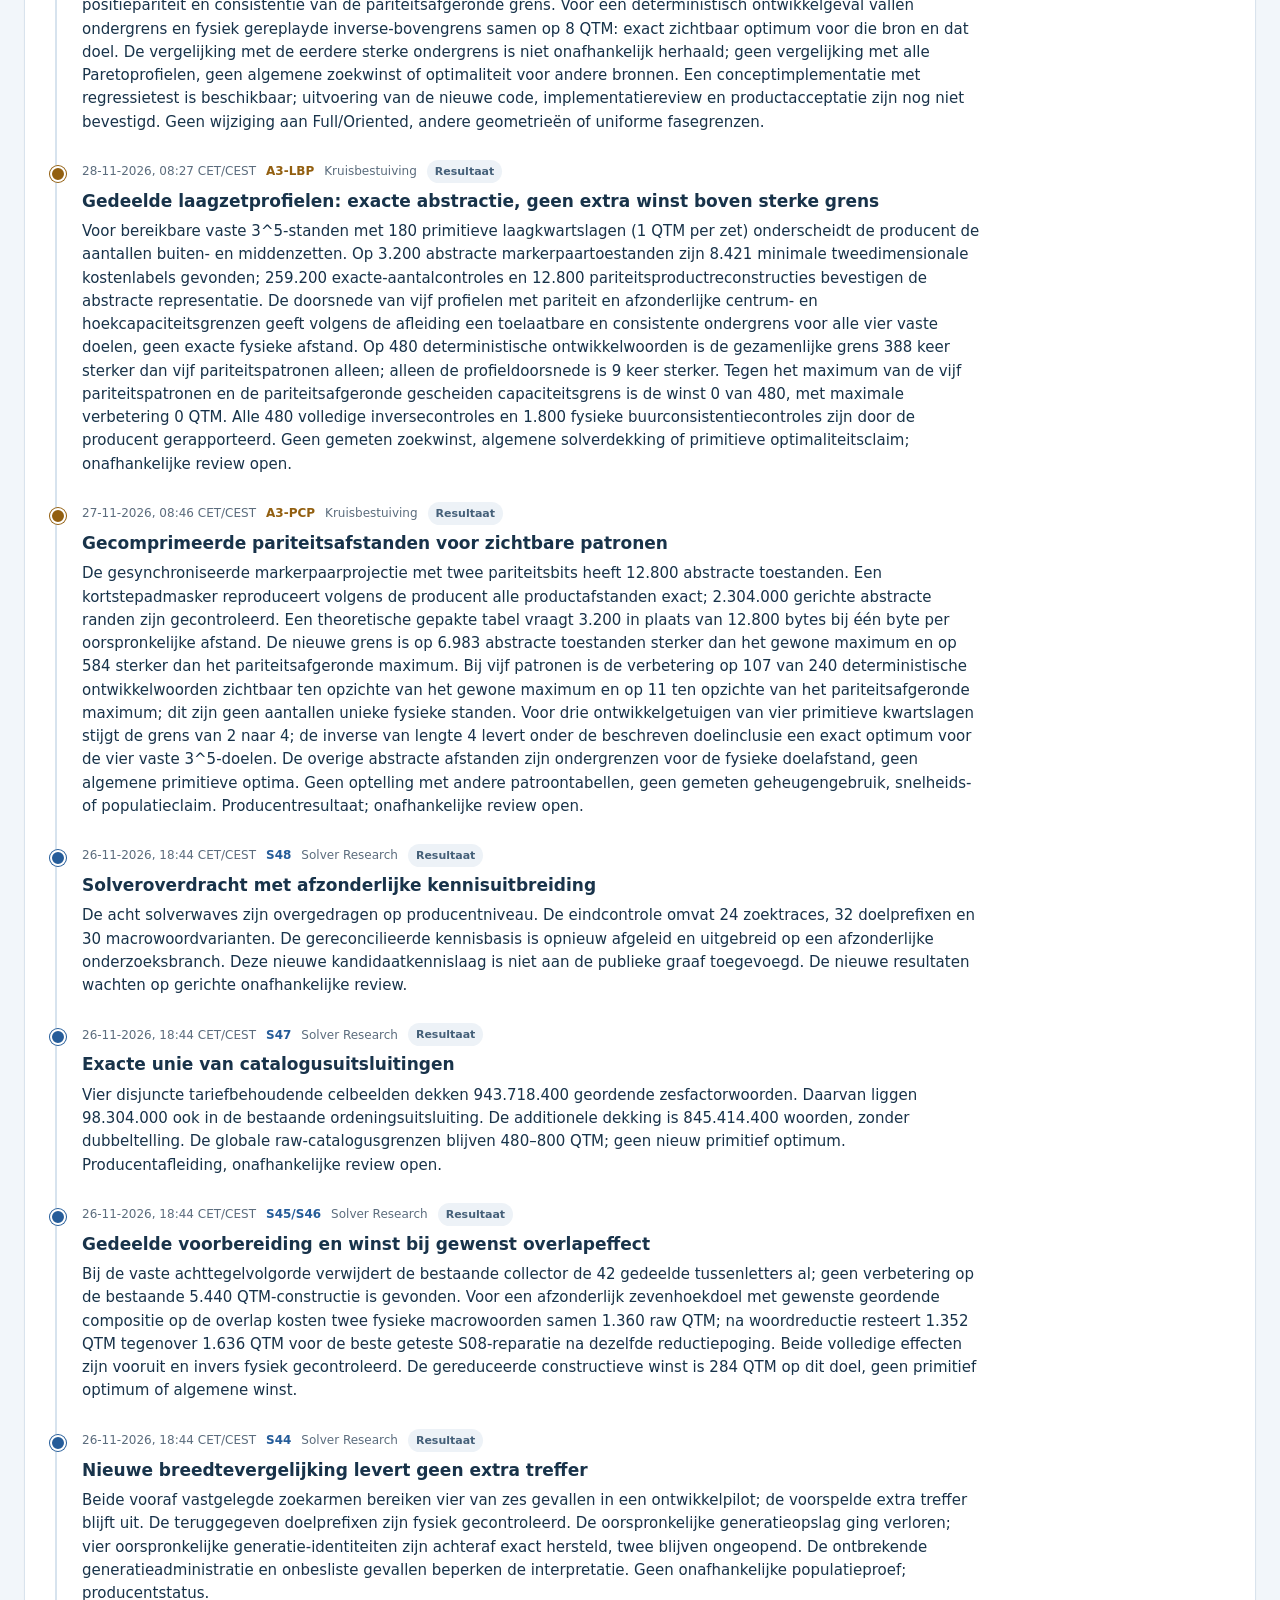
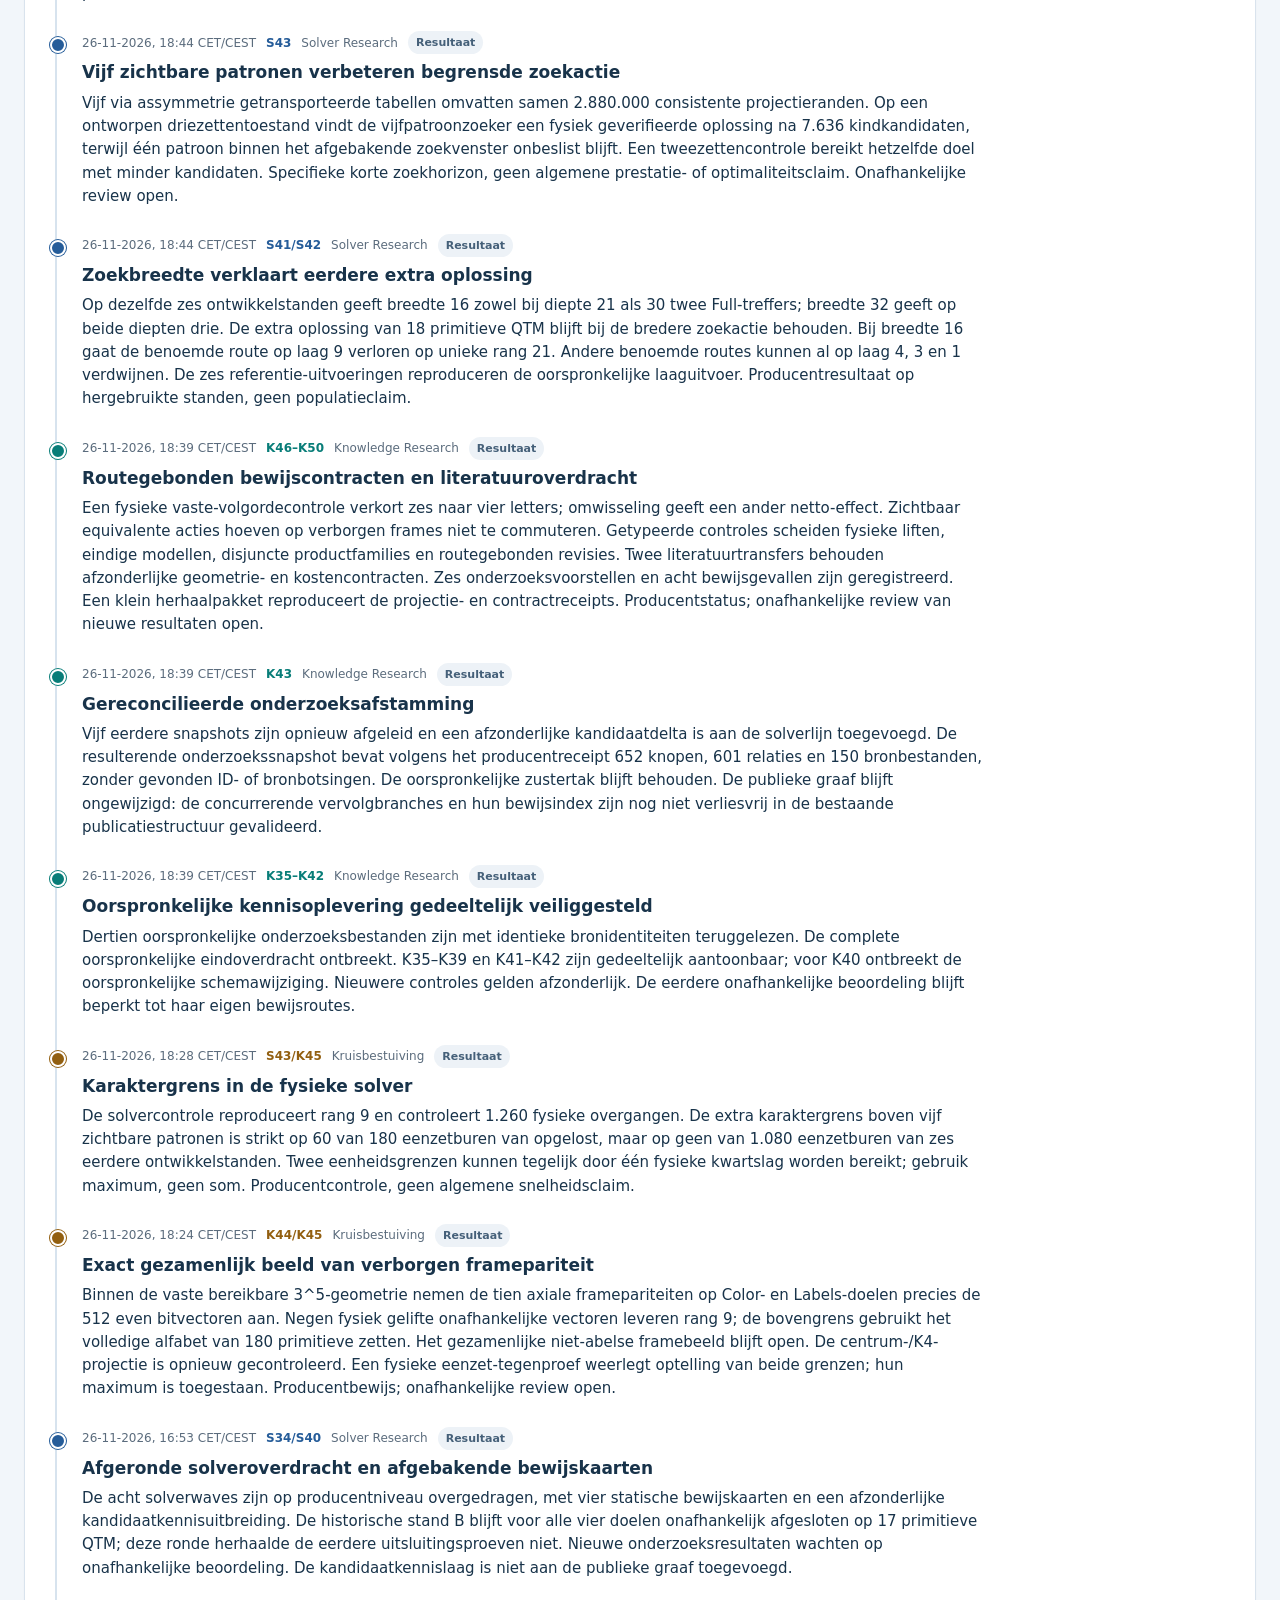
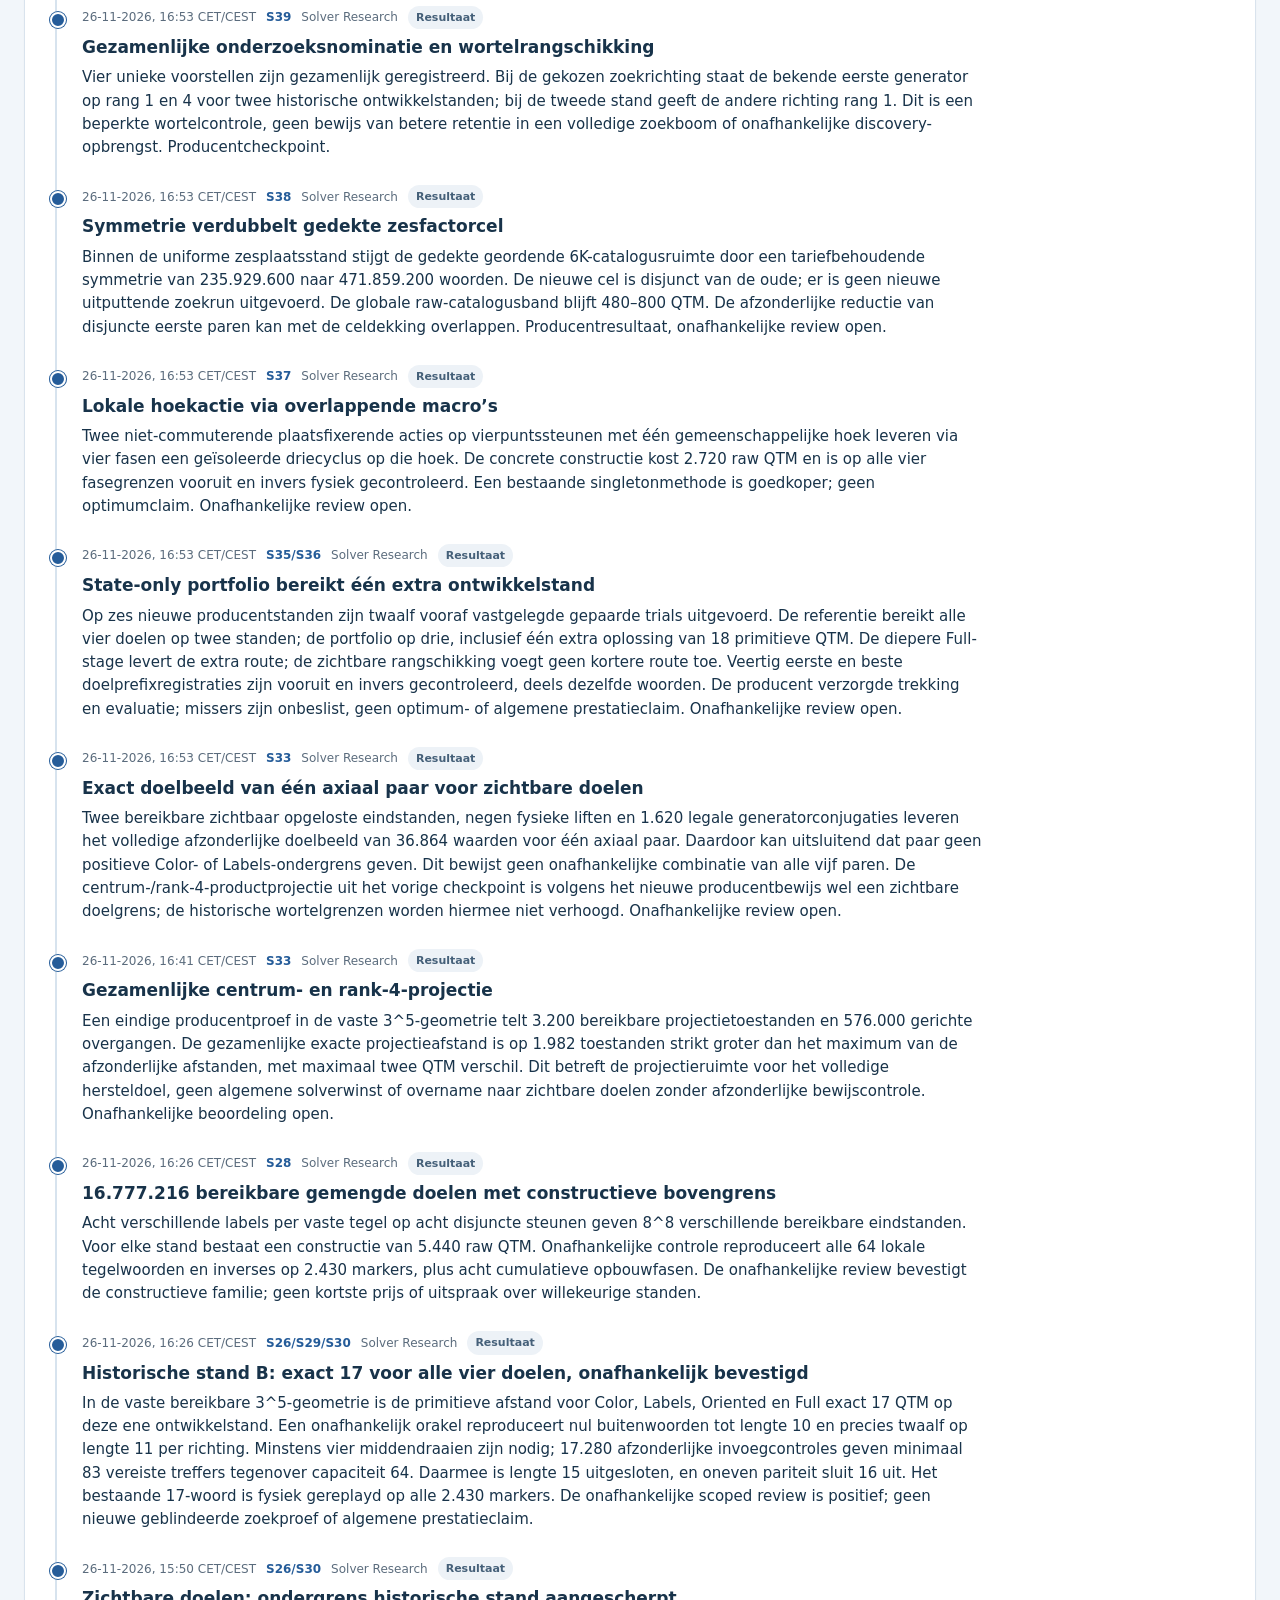
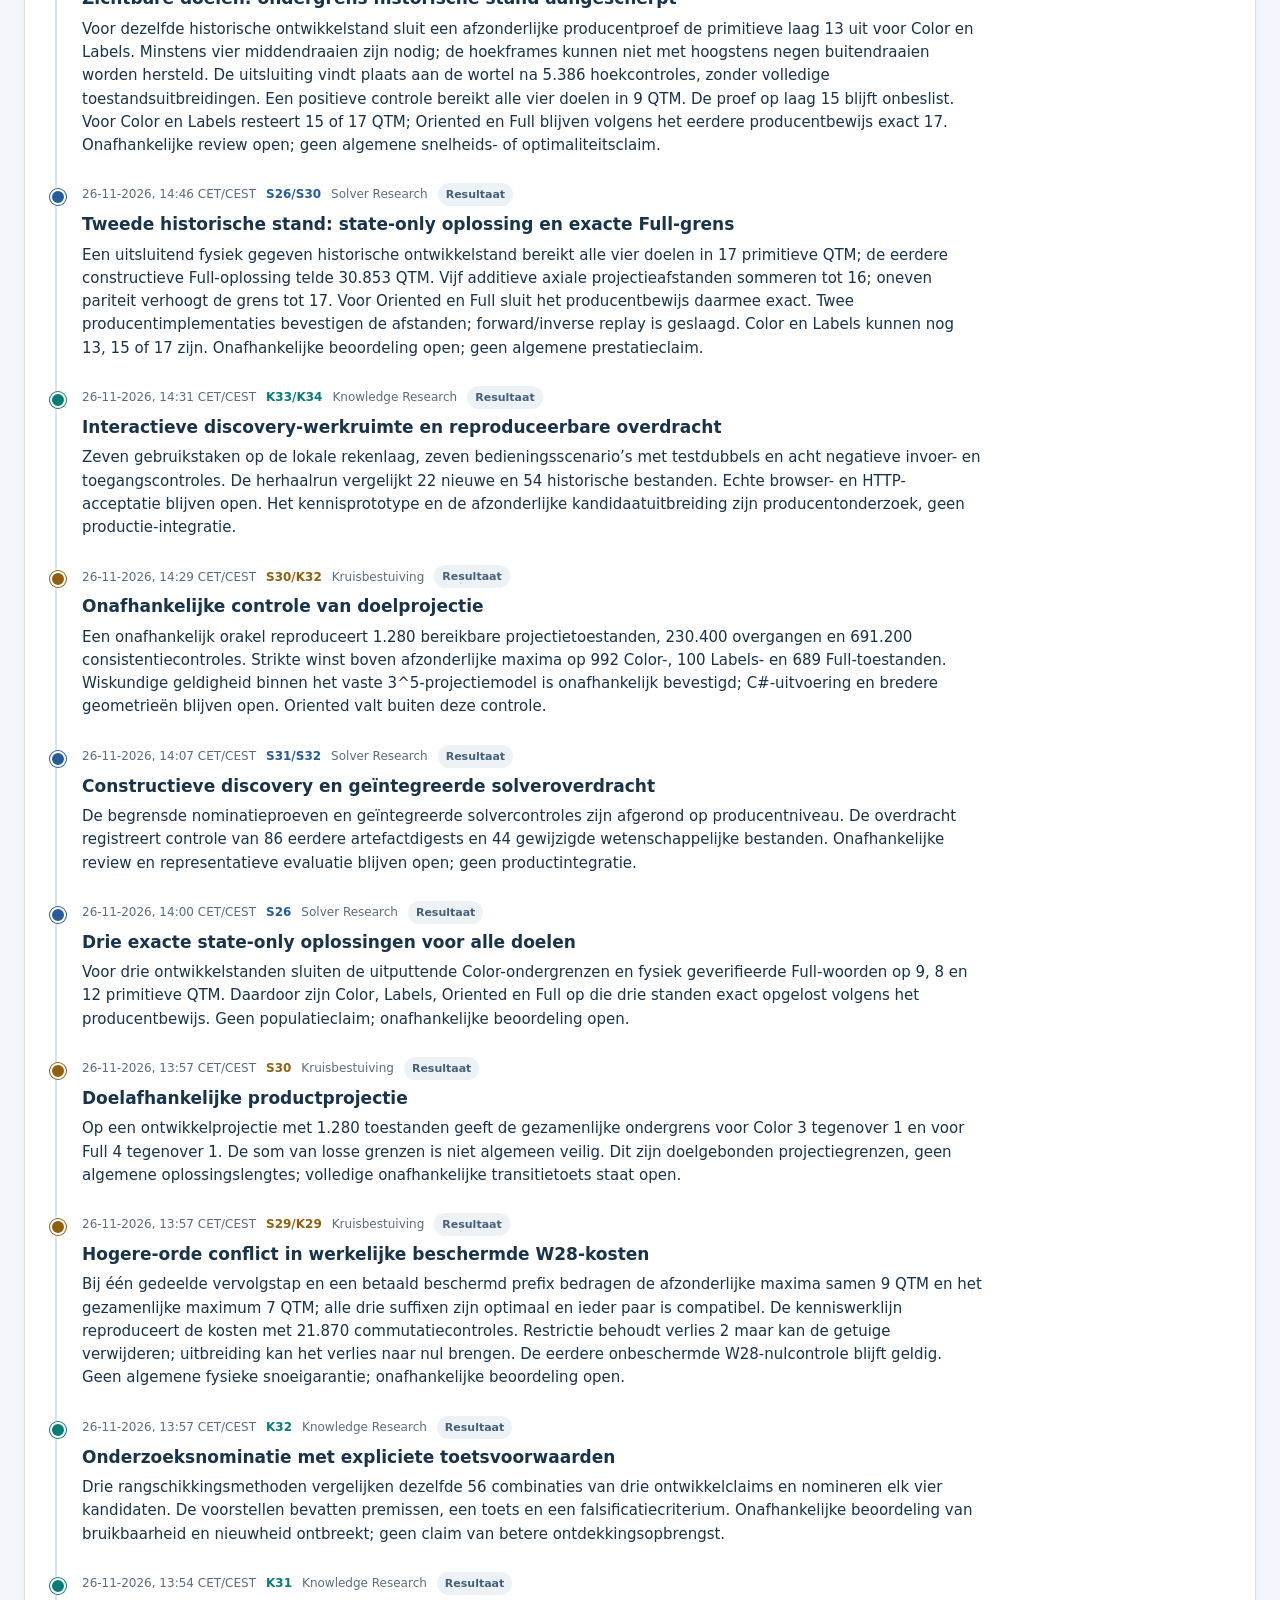
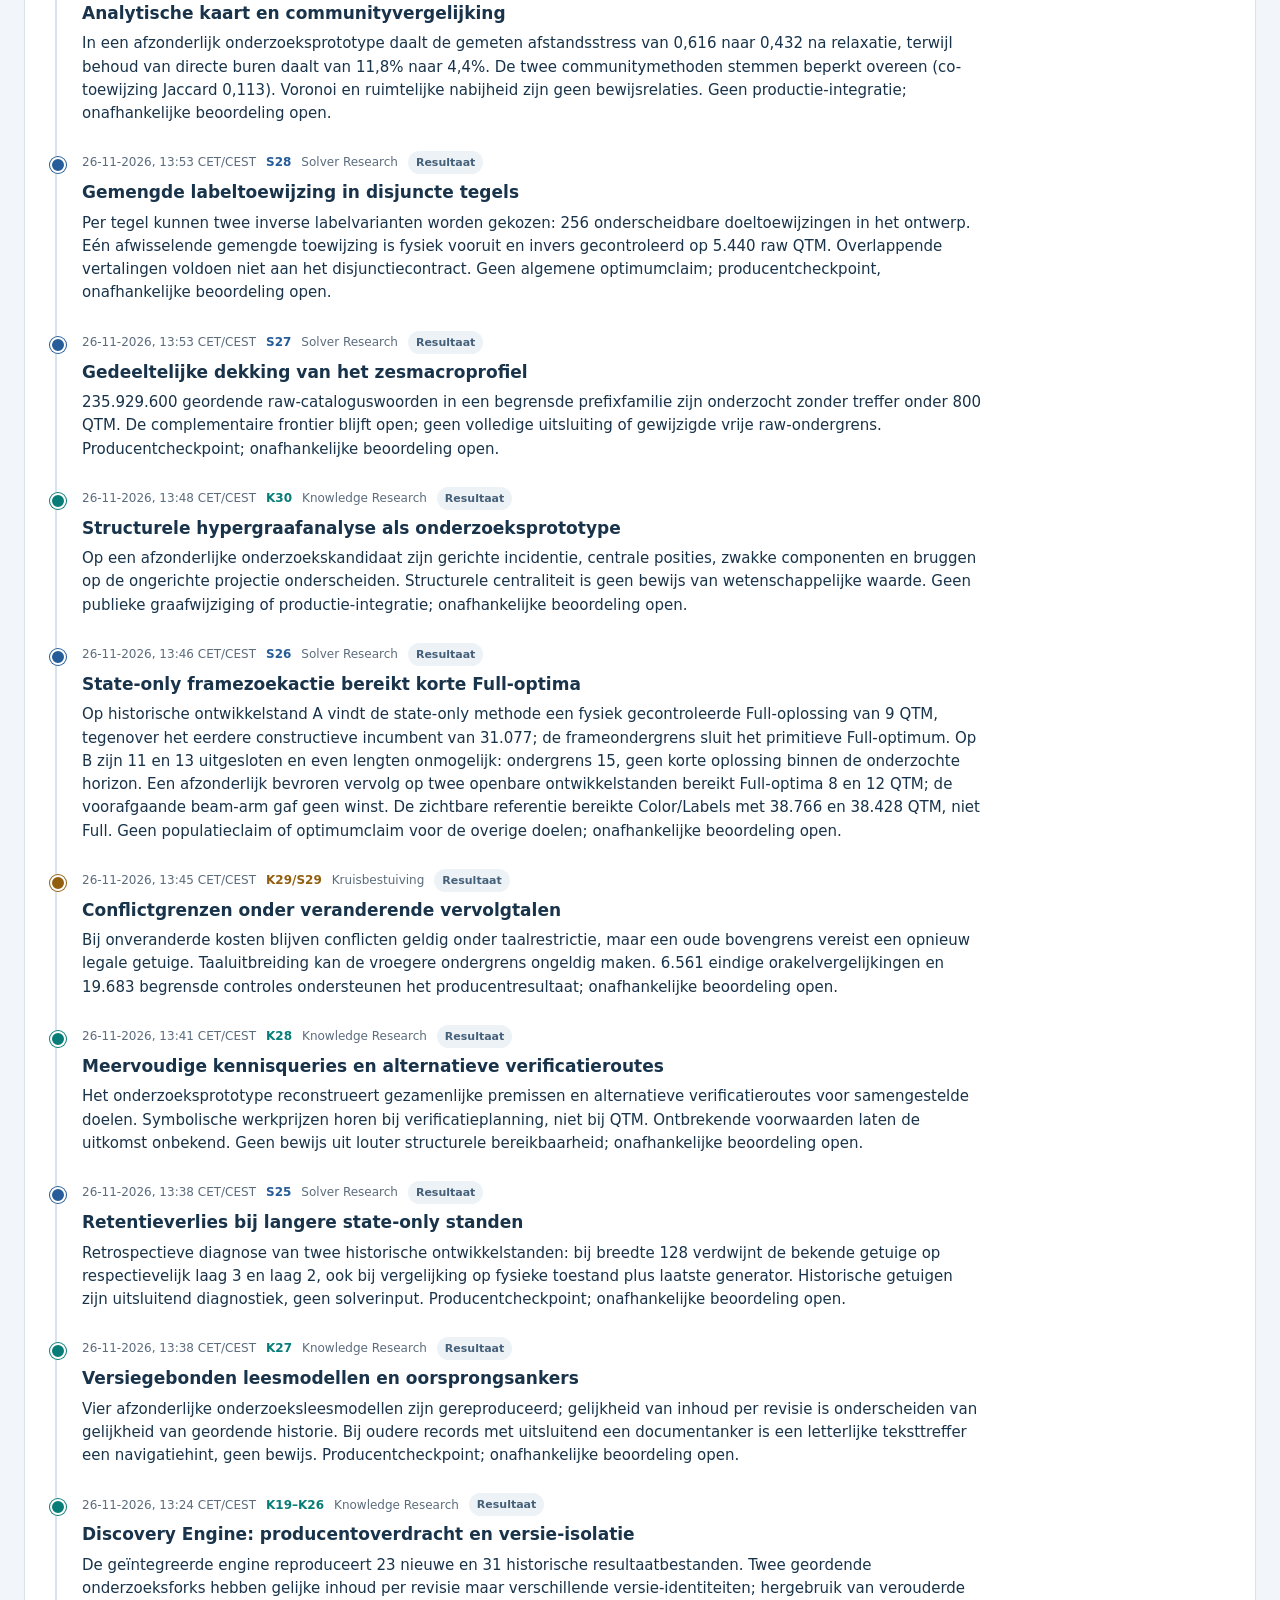
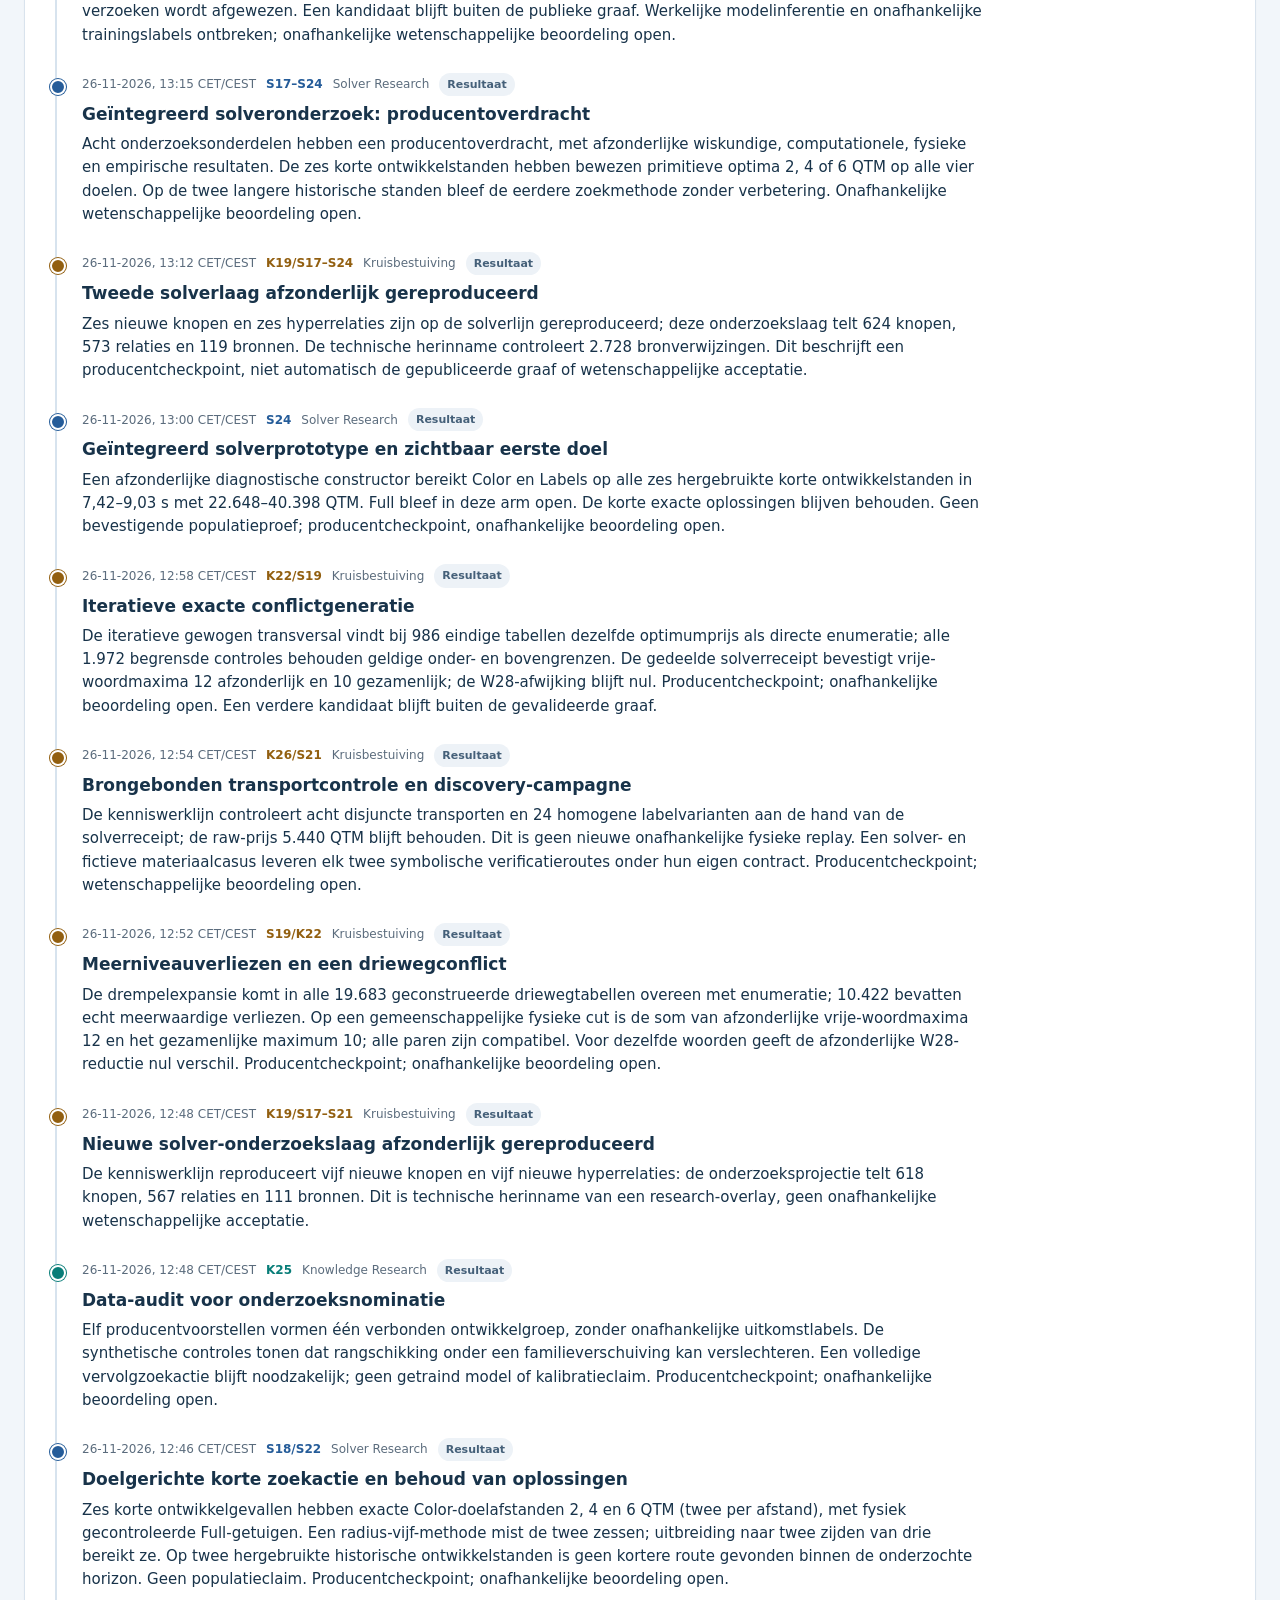
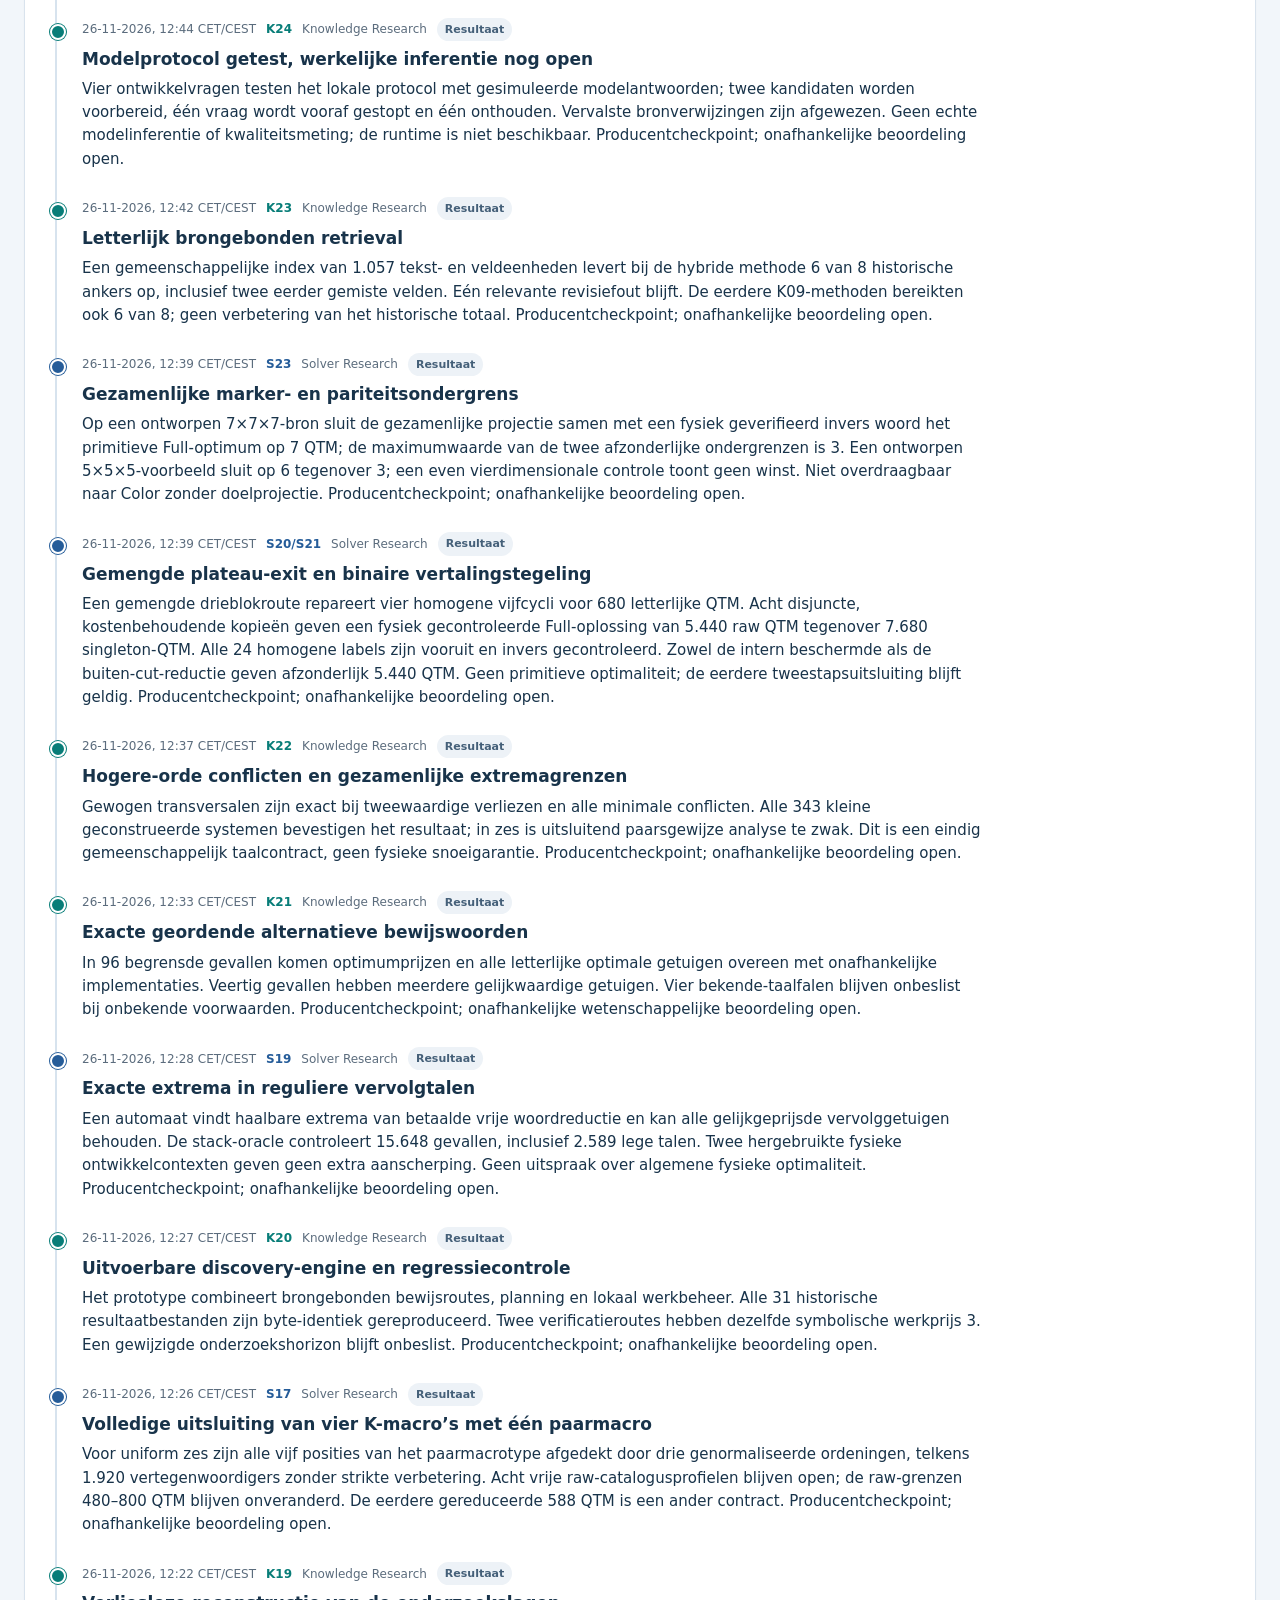
<file: hypertreesolver/observatory/index.html>
<!doctype html>
<html lang="nl"><head><meta charset="utf-8"><meta name="viewport" content="width=device-width,initial-scale=1"><meta name="color-scheme" content="light"><title>Onderzoeksstatus | HyperTree Research Observatory</title><link rel="stylesheet" href="style.css"></head><body><header><div class="wrap"><nav class="nav" aria-label="Hoofdnavigatie"><strong>HYPERTREE · RESEARCH</strong><a href="../../">Dashboards</a><a href="../">Research Map v1.7</a><a href="./">Observatory</a><a href="hypergraph.html">Hypergraaf</a></nav><div class="hero"><div class="eyebrow">HyperTree Research Observatory</div><h1>Twee onderzoekslijnen, één kennisbasis</h1><p>Volg de ontwikkeling van multidimensionale solver-algebra, kennisacquisitie en exacte wetenschappelijke ontdekkingsmethoden.</p><div class="stamp" id="publication">Publicatiegegevens worden geladen…</div></div></div></header><main class="wrap main"><div id="error" role="alert" hidden></div>
<div class="grid cards" id="metrics" aria-label="Kerncijfers"></div>
<div class="sectionlinks"><a href="#results">Resultaten</a><a href="#timeline">Tijdlijn</a><a href="hypergraph.html">Interactieve hypergraaf ↗</a><a href="#backlog">Werkvoorraad</a></div>
<section class="panel" id="results"><div class="panelhead"><div><h2>Ontwikkeling van solverkwaliteit</h2><p class="muted">Raw-catalogusprijzen, interne cuts en fysiek gereduceerde getuigen worden afzonderlijk weergegeven. Lagere uitvoerbare prijs is niet automatisch een bewezen optimum.</p></div></div><div class="chartgrid" id="charts"></div><div class="note">Alle QTM-resultaten op dezelfde specifieke ontworpen bronfamilies. Geen algemene oploskans of globale primitieve optimaliteit.</div></section>
<section class="panel"><div class="panelhead"><div><h2>Wetenschappelijke kennisbasis</h2><p class="muted">De herstelde canonieke graaf en twee opeenvolgende onderzoeks-overlays zijn afzonderlijk selecteerbaar. De publieke explorer behoudt de getypeerde incidentietopologie; bronteksten en private bronpinnen blijven afgeschermd.</p></div><a href="hypergraph.html">Open hypergraph explorer ↗</a></div><div class="grid" id="versions"></div></section>
<section class="panel" id="timeline"><div class="panelhead"><div><h2>Research Timeline</h2><p class="muted">Append-only gebeurtenissen, nieuw naar oud. Selecteer een onderzoekslijn en zoek op onderwerp, wave of resultaat.</p></div><span class="pill" id="eventCount"></span></div><div class="toolbar"><label for="track">Onderzoekslijn <select id="track"><option value="all">Alle lijnen</option><option value="solver">Solver</option><option value="knowledge">Knowledge</option><option value="joint">Kruisbestuiving</option></select></label><label for="q">Zoeken <input id="q" type="search" placeholder="K01, CHAIN-04, QTM…"></label></div><div id="events" aria-live="polite"></div></section>
<section class="panel" id="backlog"><h2>Doorlopende onderzoekswerkvoorraad</h2><p class="muted">Checkpoint = gerapporteerde producentoverdracht. Dit is niet hetzelfde als onafhankelijke of productacceptatie. De status volgt de laatst gepubliceerde gebeurtenis per wave.</p><div class="statusgrid" id="worklist"></div></section></main><footer class="foot"><div class="wrap">Gesaneerde onderzoeksweergave · Geen automatische formele toelatingen · <a href="README.md">Publicatiecontract</a> · <a href="timeline.json">Tijdlijndata</a> · <a href="hypergraph.json">Hypergraafdata</a></div></footer><script src="app.js" defer></script></body></html>
</file>
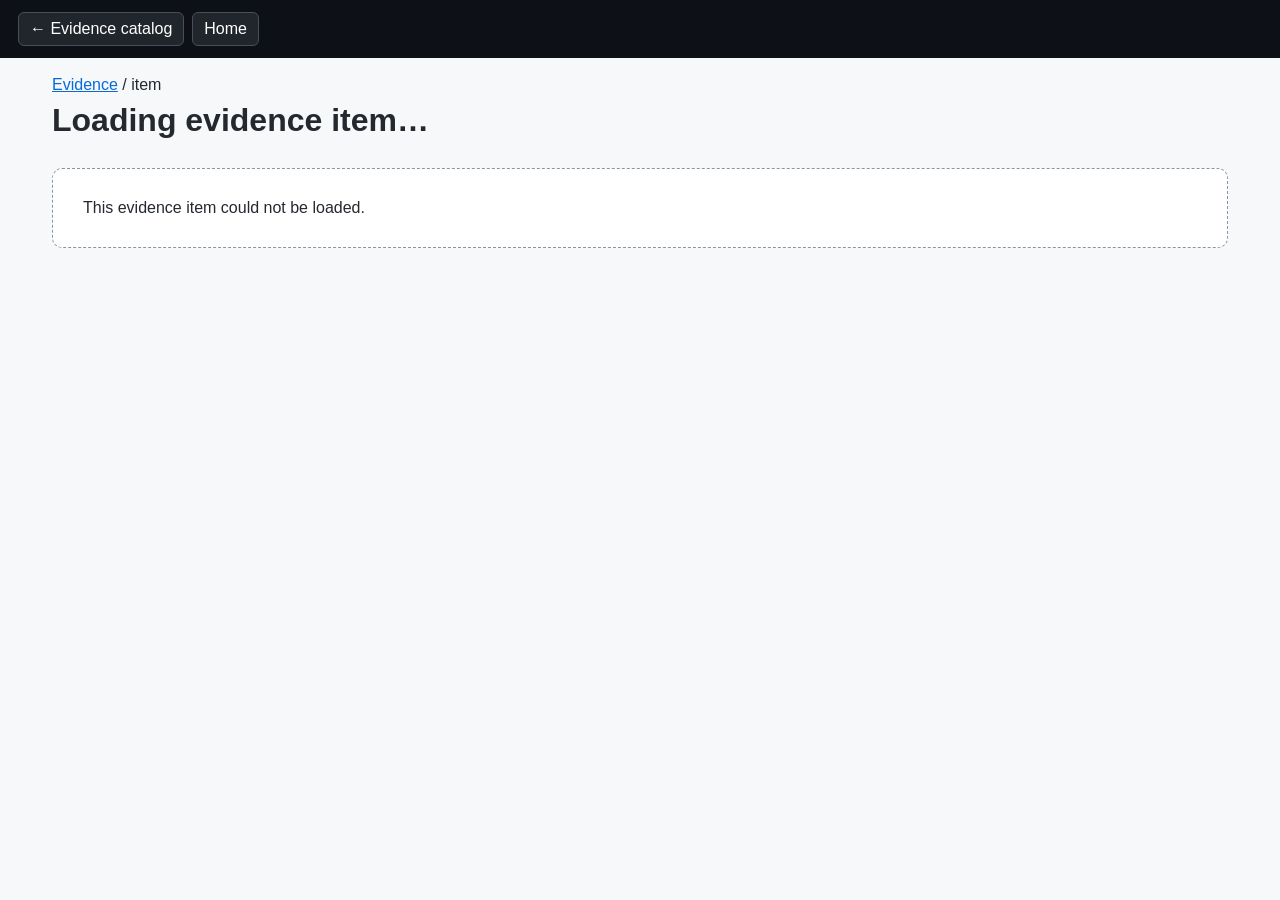
<file: evidence/items/charging-only/index.html>
<!doctype html>
<html lang="en">
<head><meta charset="utf-8"><meta name="viewport" content="width=device-width,initial-scale=1"><title>XMD evidence item</title><link rel="stylesheet" href="../../catalog.css"></head>
<body>
<nav><a href="../../">← Evidence catalog</a><a href="../../../">Home</a></nav>
<header><div class="crumb"><a href="../../">Evidence</a> / <span id="family">item</span></div><h1 id="title">Loading evidence item…</h1></header>
<main id="detail"><div class="empty">Loading retained evidence…</div></main>
<script>document.body.dataset.case=location.pathname.split('/').filter(Boolean).at(-1);</script>
<script src="../../detail.js"></script>
</body></html>
</file>
<file: evidence/catalog.css>
*{box-sizing:border-box}body{margin:0;font-family:Segoe UI,Arial,sans-serif;background:#f6f8fa;color:#24292f}nav{display:flex;gap:8px;align-items:center;flex-wrap:wrap;padding:12px 18px;background:#0d1117}nav a{color:#fff;text-decoration:none;background:#21262d;border:1px solid #484f58;border-radius:6px;padding:7px 11px}main,header{max-width:1220px;margin:auto;padding:18px 22px}header{padding-bottom:4px}h1{margin:0 0 7px}h2{margin-top:28px}.muted{color:#57606a}.notice{padding:12px 14px;border-left:4px solid #0969da;background:#ddf4ff;margin:16px 0;line-height:1.45}.catalog{display:grid;grid-template-columns:repeat(auto-fit,minmax(300px,1fr));gap:14px}.item{display:block;text-decoration:none;color:inherit;background:#fff;border:1px solid #d0d7de;border-radius:10px;padding:16px;box-shadow:0 1px 2px #0001}.item:hover{border-color:#0969da;box-shadow:0 3px 10px #0002}.item h3{margin:0 0 7px}.badge{display:inline-block;font-size:12px;font-weight:600;border-radius:999px;padding:3px 8px;background:#dafbe1;color:#1a7f37;border:1px solid #4ac26b}.family{font-size:12px;text-transform:uppercase;letter-spacing:.06em;color:#57606a}.summary{display:grid;grid-template-columns:1fr auto;gap:7px;margin-top:12px;font-size:13px}.summary div{border-top:1px solid #d8dee4;padding-top:7px}.filters{display:flex;gap:8px;flex-wrap:wrap;margin:14px 0}.filters button{font:inherit;border:1px solid #d0d7de;border-radius:999px;background:#fff;padding:6px 10px;cursor:pointer}.filters button.active{background:#24292f;color:#fff}.panel{background:#fff;border:1px solid #d0d7de;border-radius:10px;padding:16px;margin:14px 0}.grid{display:grid;grid-template-columns:repeat(auto-fit,minmax(290px,1fr));gap:14px}.metric{display:grid;grid-template-columns:minmax(170px,1fr) auto;gap:12px;padding:7px 0;border-bottom:1px solid #d8dee4;font-size:13px}.metric:last-child{border-bottom:0}code{font-size:12px;overflow-wrap:anywhere}.bars{display:grid;gap:8px}.barrow{display:grid;grid-template-columns:145px 1fr 120px;gap:8px;align-items:center;font-size:12px}.bartrack{height:10px;background:#eaeef2;border-radius:999px;overflow:hidden}.bar{height:100%;background:#57606a;min-width:2px}.bar.good{background:#1a7f37}.scope{font-size:12px;color:#57606a}.crumb{margin-bottom:8px}.crumb a{color:#0969da}.checksum{word-break:break-all}.empty{padding:30px;background:#fff;border:1px dashed #8c959f;border-radius:10px}@media(max-width:700px){.barrow{grid-template-columns:1fr}.summary{grid-template-columns:1fr}main,header{padding-left:14px;padding-right:14px}}
</file>
<file: hypertreesolver/observatory/style.css>
:root{color-scheme:light;--navy:#10253c;--slate:#5b6c7d;--blue:#255c99;--teal:#087d78;--border:#d9e3ed;--bg:#f2f6fa;--paper:#fff;--ink:#18334a;--amber:#925f10}*{box-sizing:border-box}body{margin:0;background:var(--bg);color:var(--ink);font:15px/1.55 system-ui,-apple-system,"Segoe UI",sans-serif}a{color:var(--blue);text-underline-offset:3px}button,input,select{font:inherit}button,select,input[type=search]{border:1px solid #bfcddd;background:#fff;border-radius:7px;color:var(--ink);padding:7px 10px}button{cursor:pointer}button:hover{background:#edf4fa}button:focus-visible,a:focus-visible,input:focus-visible,select:focus-visible,[tabindex]:focus-visible{outline:3px solid #0d9488;outline-offset:3px}button[aria-pressed=true]{background:#e2f1f0;border-color:#087d78;color:#075c58}h1,h2,h3,p{margin-top:0}h1{font-size:clamp(30px,5vw,52px);letter-spacing:-.045em;line-height:1.12;margin-bottom:12px}h2{font-size:23px;letter-spacing:-.02em;margin-bottom:10px}h3{font-size:17px;margin-bottom:8px}small,.muted{font-size:13px;color:var(--slate)}header{color:#fff;background:linear-gradient(128deg,#10253c,#183c56 70%,#146864);padding:22px 0 38px}header a{color:#e4f0f7}.wrap{max-width:1320px;margin:0 auto;padding:0 24px}.nav{display:flex;flex-wrap:wrap;gap:15px;align-items:center;margin-bottom:35px;font-size:13px}.nav strong{margin-right:auto;letter-spacing:.06em}.hero{max-width:850px}.hero p{font-size:17px;color:#d4e4ef}.eyebrow{text-transform:uppercase;letter-spacing:.13em;font-size:11px;font-weight:700;color:#88dbd2;margin-bottom:12px}.stamp{color:#dceaf3;font-size:12px}.main{padding-top:24px;padding-bottom:48px}.grid{display:grid;grid-template-columns:repeat(auto-fit,minmax(240px,1fr));gap:14px}.cards{margin-top:-8px;margin-bottom:24px}.card,.panel{background:var(--paper);border:1px solid var(--border);border-radius:12px;padding:18px;box-shadow:0 1px 3px #18334a07;min-width:0}.metric{font-size:35px;font-weight:700;letter-spacing:-.04em;line-height:1.15;margin:9px 0}.metric span{font-size:14px;letter-spacing:0;color:var(--slate)}.panel{margin-bottom:20px;scroll-margin-top:20px}.panelhead{display:flex;gap:14px;justify-content:space-between;align-items:flex-start;flex-wrap:wrap;margin-bottom:12px}.panelhead p{max-width:820px;margin-bottom:0}.pill{border-radius:99px;padding:3px 8px;font-size:11px;font-weight:650;background:#edf2f7;color:#456079;display:inline-block;white-space:nowrap}.track-solver{color:var(--blue)}.track-knowledge{color:var(--teal)}.track-joint{color:var(--amber)}.toolbar{display:flex;align-items:center;flex-wrap:wrap;gap:10px;margin-bottom:14px}.toolbar label{display:flex;gap:6px;align-items:center;flex-wrap:wrap;font-size:13px}.toolbar input[type=search]{min-width:180px;max-width:100%}.sectionlinks{display:flex;flex-wrap:wrap;gap:10px;margin:0 0 24px}.sectionlinks a{background:white;border:1px solid var(--border);border-radius:7px;padding:7px 11px;text-decoration:none}.barrow{display:grid;grid-template-columns:minmax(92px,155px) 1fr 70px;gap:9px;align-items:center;margin:9px 0;font-size:12px}.bartrack{background:#e8eef4;border-radius:5px;height:18px;overflow:hidden}.barfill{height:100%;background:var(--blue);border-radius:4px}.barfill.reduced{background:var(--teal)}.chartcard{padding:12px;border:1px solid var(--border);border-radius:9px;min-width:0}.chartcard h3{font-size:15px}.chartcard p{font-size:12px;color:var(--slate)}.chartgrid{display:grid;grid-template-columns:repeat(auto-fit,minmax(255px,1fr));gap:12px}.event{position:relative;margin:0 0 0 12px;padding:0 0 20px 25px;border-left:2px solid #d7e3ee}.event:before{content:"";position:absolute;top:6px;left:-7px;background:var(--blue);width:12px;height:12px;border:2px solid #fff;border-radius:50%;box-shadow:0 0 0 1px var(--blue)}.event.knowledge:before{background:var(--teal);box-shadow:0 0 0 1px var(--teal)}.event.joint:before{background:var(--amber);box-shadow:0 0 0 1px var(--amber)}.event h3{margin:5px 0;font-size:17px}.event p{margin:6px 0;max-width:900px}.eventmeta{display:flex;gap:10px;align-items:center;flex-wrap:wrap;font-size:12px;color:var(--slate)}.legend{display:flex;flex-wrap:wrap;gap:14px;font-size:12px;color:var(--slate);margin:8px 0}.legend b{color:var(--ink)}.legend i{display:inline-block;width:10px;height:10px;border-radius:50%;margin-right:4px;background:var(--blue)}.legend i.rel{border-radius:2px;background:var(--amber);transform:rotate(45deg)}.legend i.overlay{background:var(--teal)}.graphgrid{display:grid;grid-template-columns:minmax(0,2fr) minmax(250px,1fr);gap:14px}.graphbox{border:1px solid var(--border);border-radius:10px;background:#f8fbfd;min-width:0;overflow:auto;position:relative}.graphbox svg{width:100%;display:block;min-width:600px;height:auto}.graphbox canvas{width:100%;height:auto;display:block}.detail{padding:14px;border:1px solid var(--border);border-radius:10px;overflow-wrap:anywhere;min-width:0;max-height:720px;overflow:auto}.entitylist{display:grid;grid-template-columns:repeat(auto-fit,minmax(240px,1fr));gap:6px;max-height:360px;overflow:auto;padding:5px 4px}.entitylist button,.related button{text-align:left;white-space:normal;font-size:12px;min-width:0}.entitylist button strong{display:block}.entitylist button.selected{border-color:var(--teal);background:#e5f3f0}.related{display:flex;flex-direction:column;gap:5px;margin-bottom:14px}.note{border-left:3px solid #b78b42;background:#fcf8ef;padding:10px 13px;margin:12px 0;color:#66552e;font-size:13px}.statusgrid{display:grid;grid-template-columns:repeat(auto-fit,minmax(280px,1fr));gap:16px}.statusrow{display:grid;grid-template-columns:54px 1fr auto;align-items:center;gap:8px;border-top:1px solid #e9eff5;padding:9px 0;font-size:13px}.status-active{background:#dbeeea;color:#095e56}.status-checkpoint{background:#e3edf9;color:#235486}.status-partial{background:#f8ecd2;color:#805b16}.status-deferred{background:#f4ecdc;color:#7b571e}.err{color:#a02a2a;background:#fdf0f0;border:1px solid #e9b5b5;padding:12px;border-radius:8px}.foot{border-top:1px solid var(--border);color:var(--slate);padding:20px 0;font-size:12px}svg text{font-family:system-ui,sans-serif}svg [role=button]{cursor:pointer}svg [role=button]:hover>*:first-child{stroke-width:3} [hidden]{display:none!important}@media(max-width:780px){.wrap{padding:0 13px}.graphgrid{grid-template-columns:1fr}.panel{padding:14px}.hero p{font-size:15px}.nav{margin-bottom:22px}.barrow{grid-template-columns:105px 1fr 60px}.detail{max-height:none}.statusgrid{grid-template-columns:1fr}}@media(prefers-reduced-motion:reduce){*{scroll-behavior:auto!important}}
/* Semantic topic explorer: display names take precedence over technical IDs. */
.entitylist{grid-template-columns:repeat(auto-fit,minmax(235px,1fr));max-height:490px}.entitylist button{padding:10px 12px;min-height:79px;display:flex;flex-direction:column;gap:3px}.entitylist button strong{font-size:13px;line-height:1.35;color:#18334a}.entitymeta{font-size:11px;color:#657789}.graphbox svg{min-width:760px}.related button{font-weight:550;line-height:1.4}.graphbox svg text{pointer-events:none}.detail h2{line-height:1.3}.toolbar input[type=search]{min-width:240px}@media(max-width:780px){.graphbox svg{min-width:760px}.toolbar input[type=search]{min-width:170px;width:100%}}

.proofsettings{border:1px solid var(--border);border-radius:8px;padding:10px 12px;margin:0 0 12px;background:#f8fbfd}.proofsettings summary{cursor:pointer;font-weight:650;font-size:13px}.proofsettings summary span{margin-left:8px;font-weight:400}.proofsettings p{margin:8px 0}.proofsettings .toolbar{margin:8px 0 0}.proofsettings input[type=url]{font:inherit;border:1px solid #bfcddd;border-radius:6px;padding:8px;min-width:min(430px,50vw);max-width:100%;background:#fff}.evidencepanel{border:1px solid #cbdedc;background:#f1f8f7;border-radius:8px;padding:12px;margin:12px 0 16px}.evidencepanel p{font-size:13px;margin-bottom:8px;line-height:1.5}.prooflink{display:inline-block;padding:7px 9px;background:#087d78;color:white!important;text-decoration:none;border-radius:5px;font-size:12px;font-weight:650;margin:3px 0 7px}.evidencepanel h3{color:#075c58}.evidencepanel p.muted{font-size:11px}@media(max-width:780px){.proofsettings input[type=url]{width:100%;min-width:0}.proofsettings label{width:100%}}
</file>
